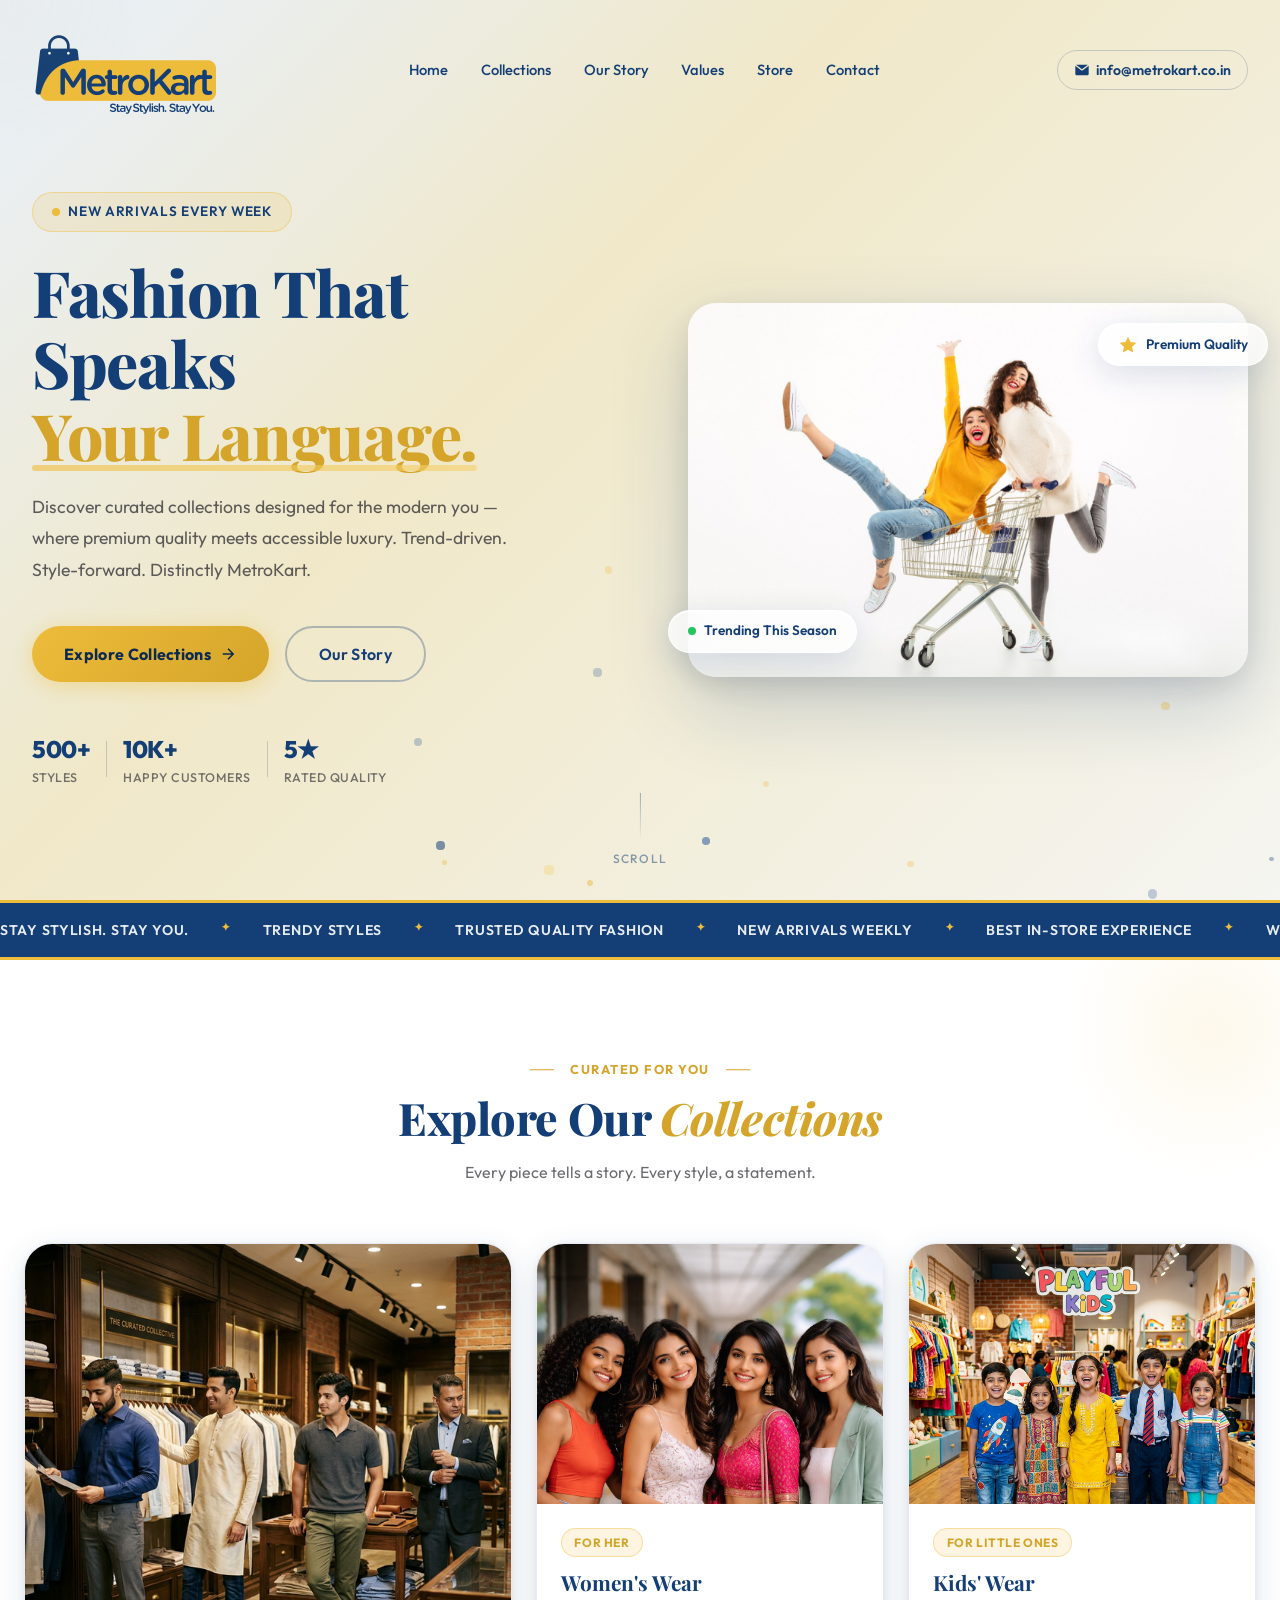
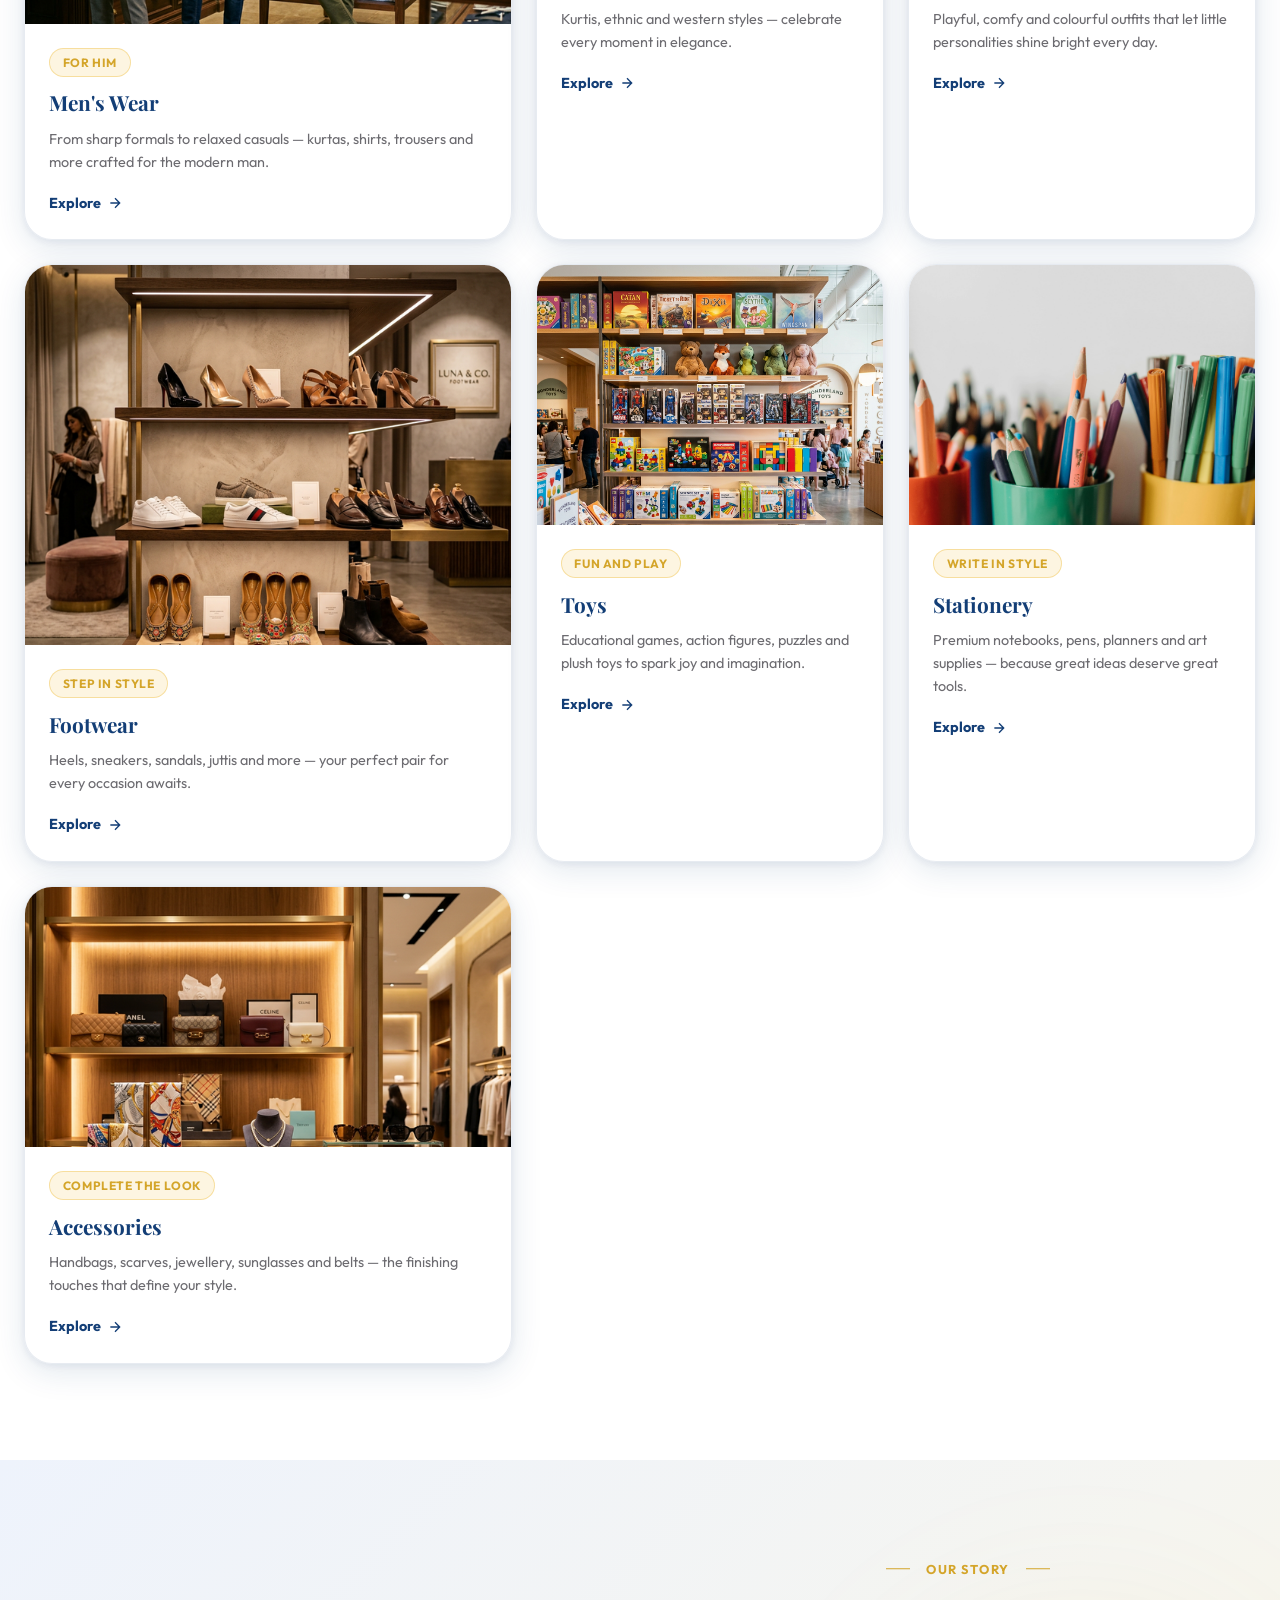
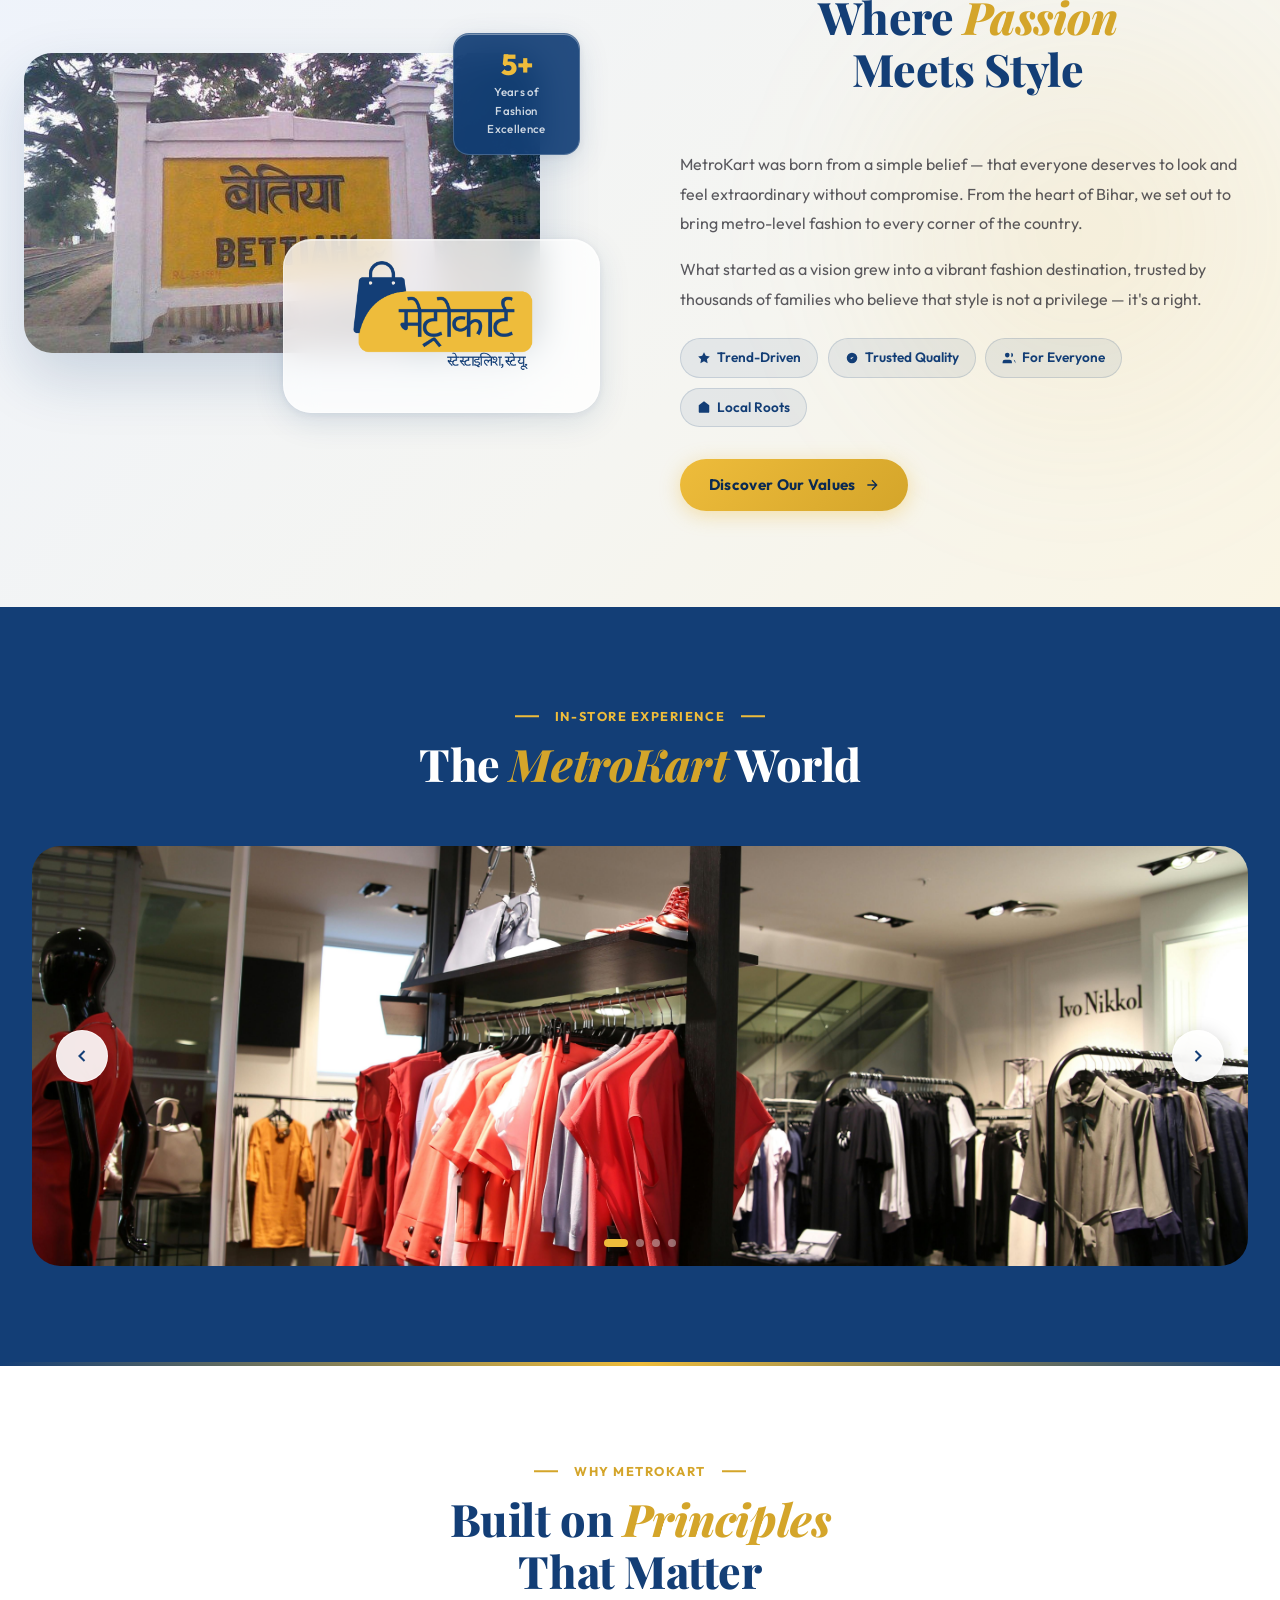
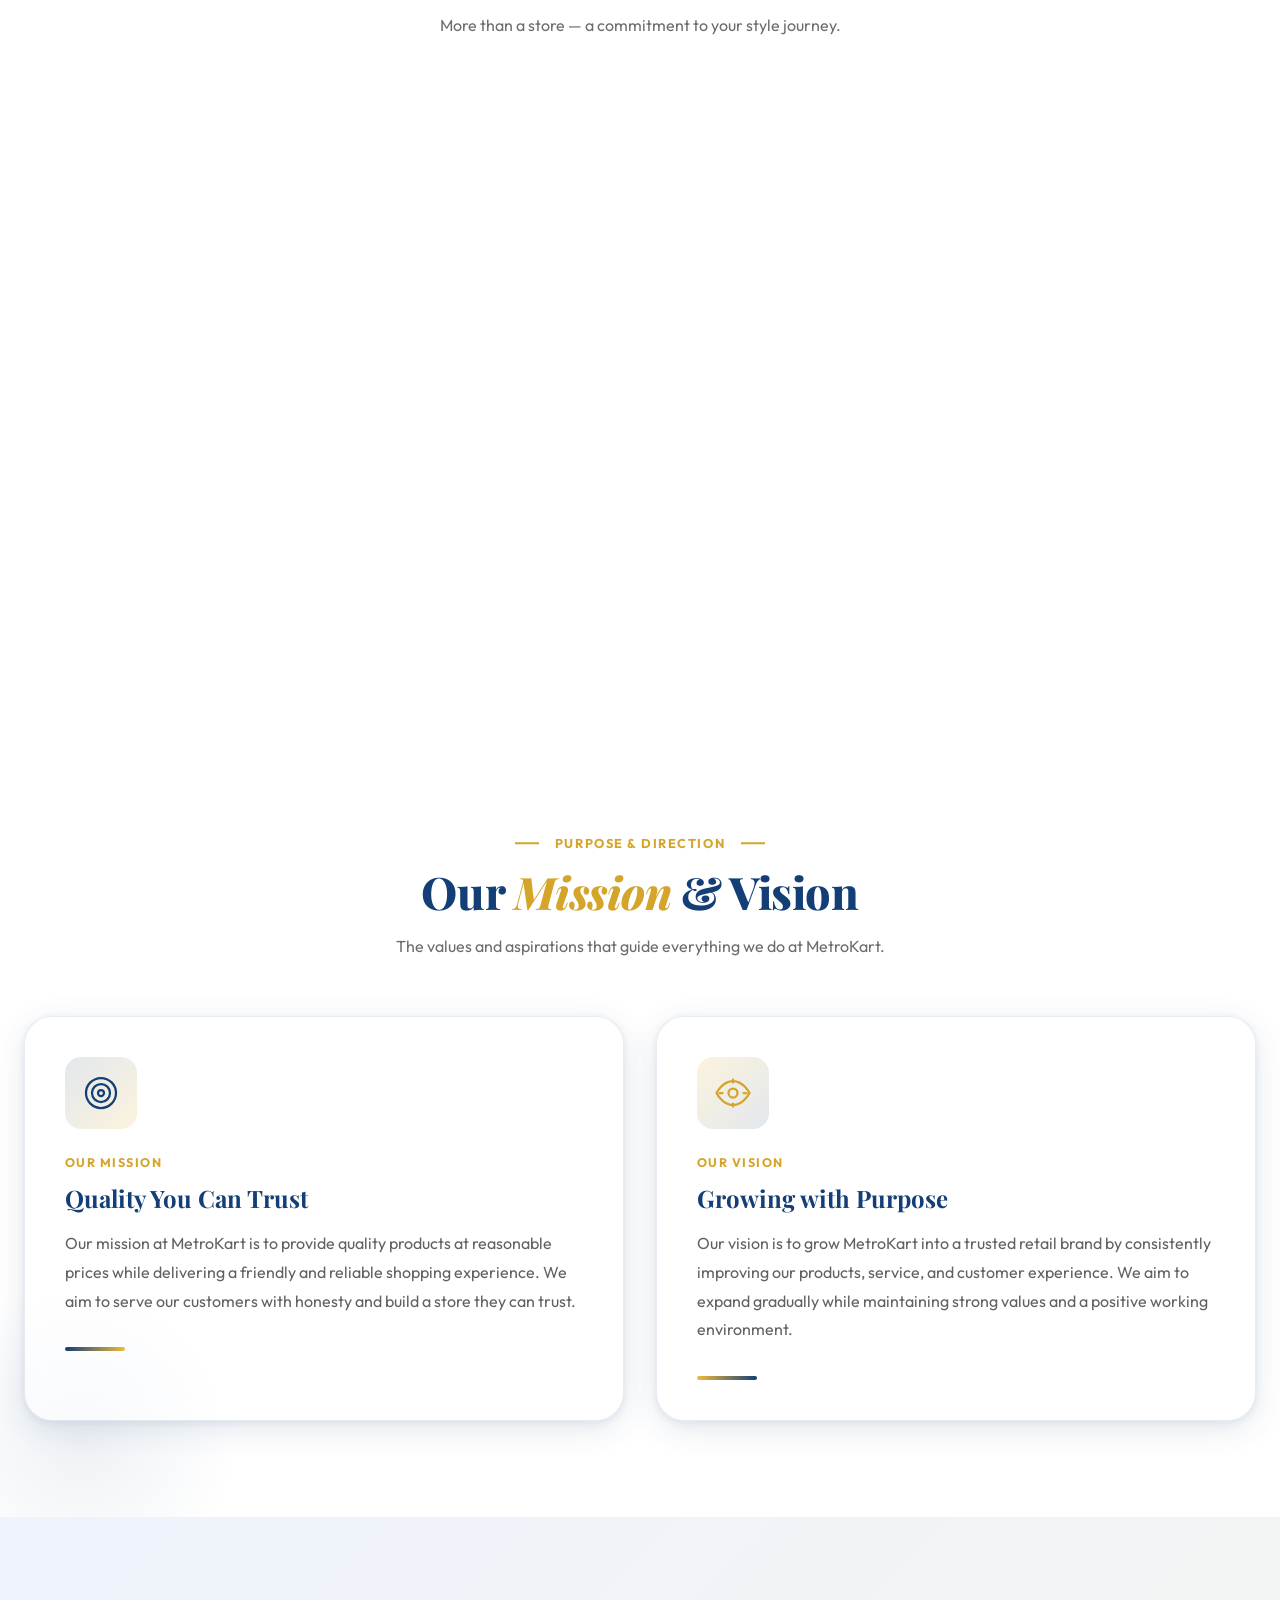
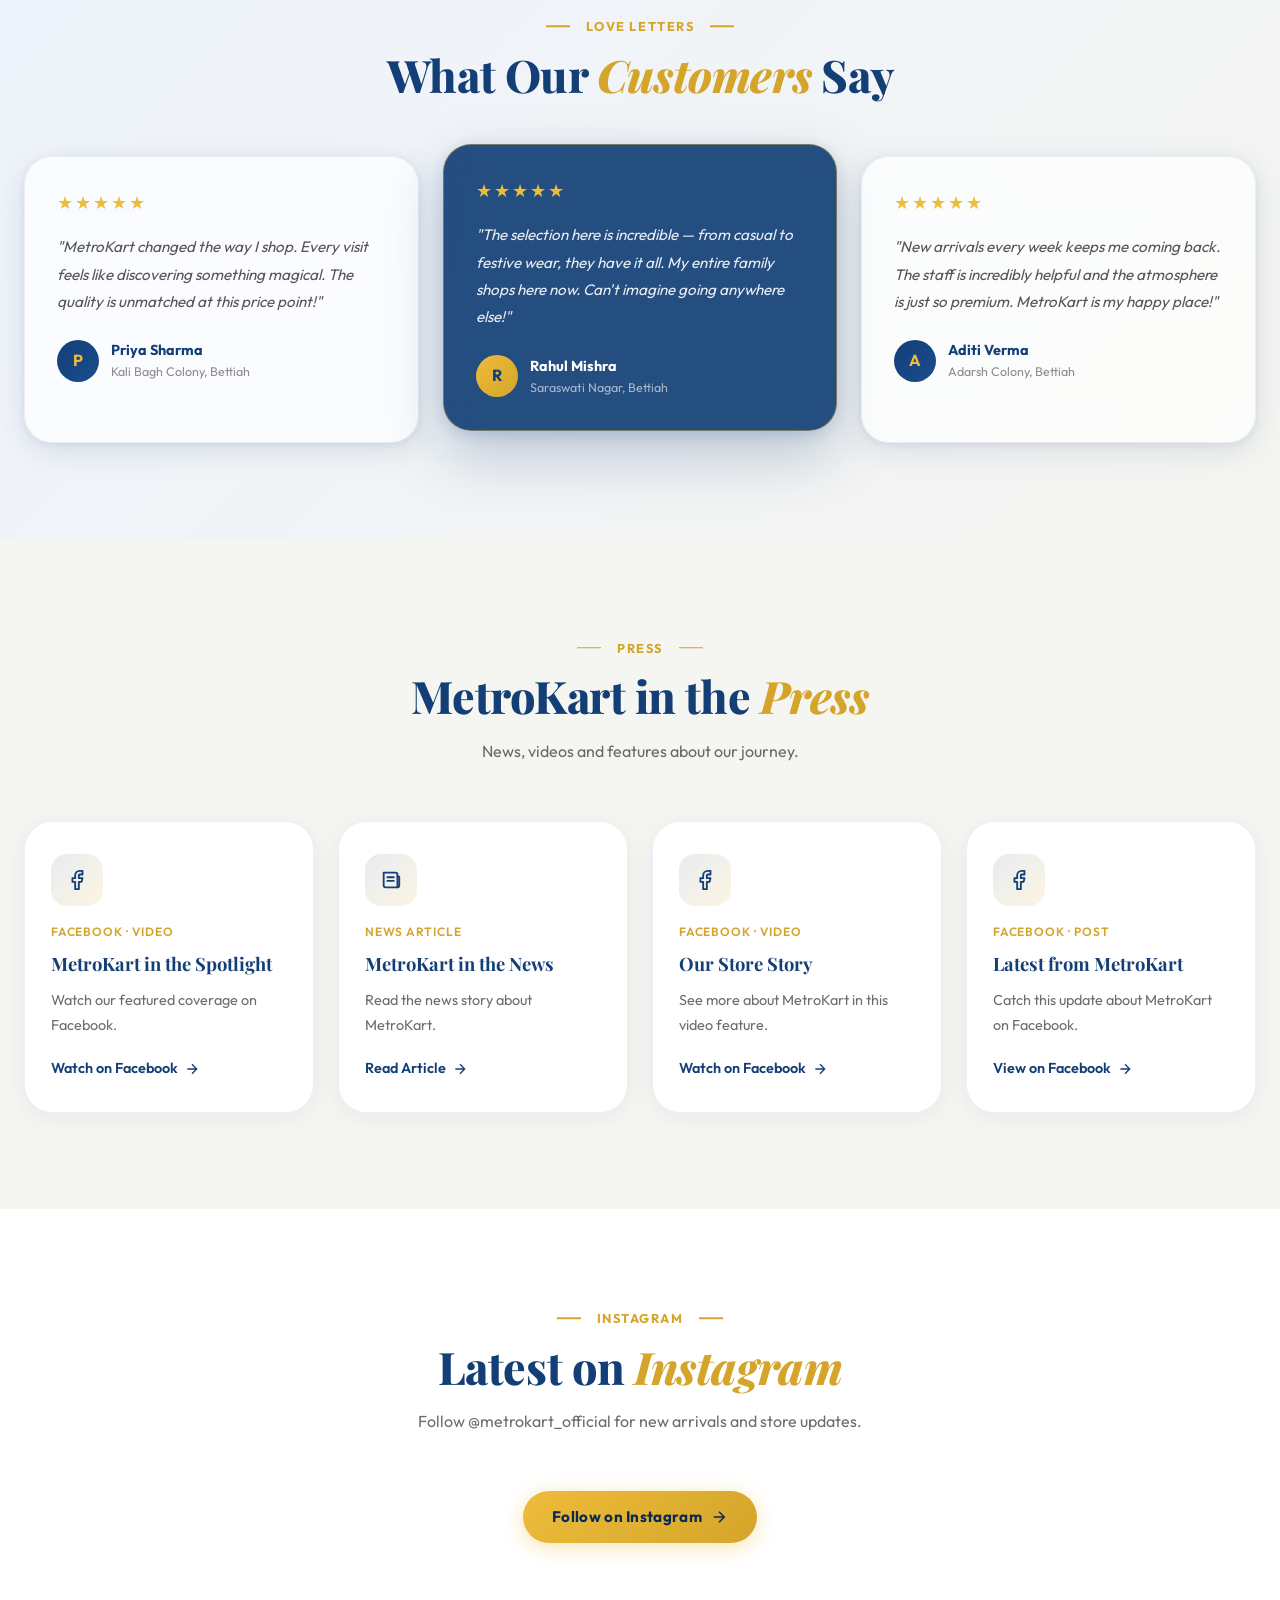
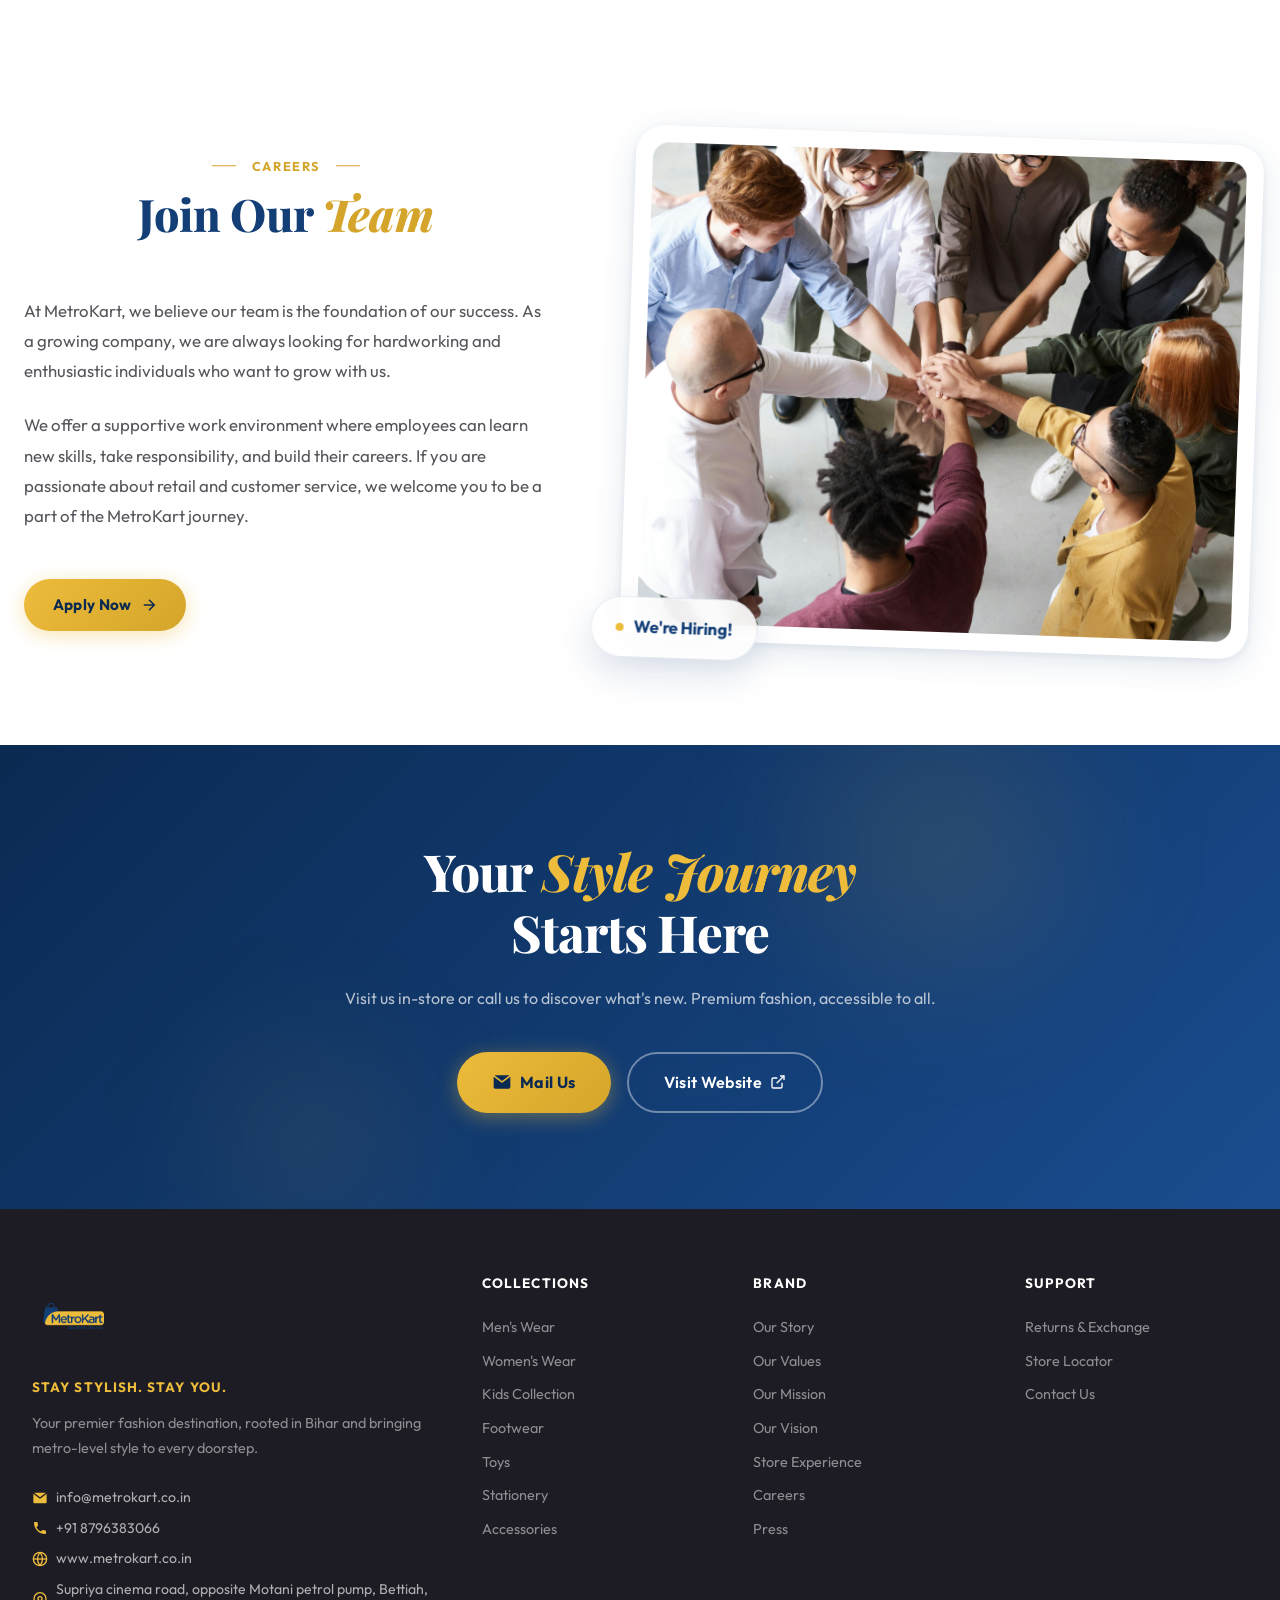
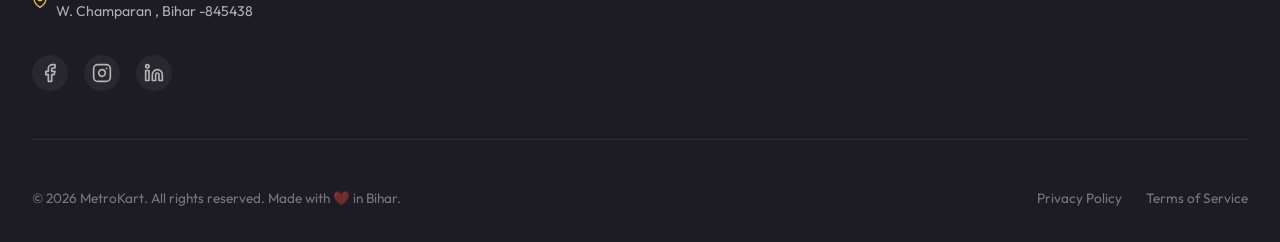
<file: index.html>
<!DOCTYPE html>
<html lang="en">

<head>
  <meta charset="UTF-8" />
  <meta name="viewport" content="width=device-width, initial-scale=1.0" />
  <title>MetroKart — Stay Stylish. Stay You.</title>
  <meta name="description"
    content="MetroKart is your premium fashion destination offering trend-driven styles, trusted quality, and new arrivals every week. Stay Stylish. Stay You." />
  <link rel="icon" type="image/png" href="assets/logo-main.png" />
  <link rel="preconnect" href="https://fonts.googleapis.com" />
  <link rel="preconnect" href="https://fonts.gstatic.com" crossorigin />
  <link
    href="https://fonts.googleapis.com/css2?family=Outfit:wght@300;400;500;600;700;800;900&family=Playfair+Display:ital,wght@0,700;0,800;1,700&display=swap"
    rel="stylesheet" />
  <link rel="stylesheet" href="style.css" />
</head>

<body>

  <!-- ════════════════════════════════════════
       NAVIGATION
  ════════════════════════════════════════ -->
  <nav class="navbar" id="navbar">
    <div class="nav-container">
      <a href="#" class="nav-logo">
        <img src="assets/logo-main.png" alt="MetroKart Logo" class="nav-logo-img" />
      </a>
      <ul class="nav-links" id="navLinks">
        <li class="nav-close-wrapper">
          <button class="nav-close" id="navClose" aria-label="Close Menu">
            <svg width="28" height="28" viewBox="0 0 24 24" fill="none" stroke="currentColor" stroke-width="2" stroke-linecap="round" stroke-linejoin="round">
              <line x1="18" y1="6" x2="6" y2="18"></line>
              <line x1="6" y1="6" x2="18" y2="18"></line>
            </svg>
          </button>
        </li>
        <li><a href="#hero">Home</a></li>
        <li><a href="#collections">Collections</a></li>
        <li><a href="#story">Our Story</a></li>
        <li><a href="#values">Values</a></li>
        <li><a href="#showcase">Store</a></li>
        <li><a href="#contact">Contact</a></li>
      </ul>
      <div class="nav-actions">
        <a href="mailto:info@metrokart.co.in" class="btn-nav-call">
          <svg width="16" height="16" viewBox="0 0 24 24" fill="currentColor">
            <!-- <svg class="w-6 h-6 text-gray-800 dark:text-white" aria-hidden="true" xmlns="http://www.w3.org/2000/svg" width="24" height="24" fill="currentColor" viewBox="0 0 24 24"> -->
            <path
              d="M2.038 5.61A2.01 2.01 0 0 0 2 6v12a2 2 0 0 0 2 2h16a2 2 0 0 0 2-2V6c0-.12-.01-.238-.03-.352l-.866.65-7.89 6.032a2 2 0 0 1-2.429 0L2.884 6.288l-.846-.677Z" />
            <path
              d="M20.677 4.117A1.996 1.996 0 0 0 20 4H4c-.225 0-.44.037-.642.105l.758.607L12 10.742 19.9 4.7l.777-.583Z" />
            <!-- </svg> -->

            <!-- <path
              d="M6.6 10.8c1.4 2.8 3.8 5.1 6.6 6.6l2.2-2.2c.3-.3.7-.4 1-.2 1.1.4 2.3.6 3.6.6.6 0 1 .4 1 1V20c0 .6-.4 1-1 1-9.4 0-17-7.6-17-17 0-.6.4-1 1-1h3.5c.6 0 1 .4 1 1 0 1.3.2 2.5.6 3.6.1.3 0 .7-.2 1L6.6 10.8z" /> -->
          </svg>
          info@metrokart.co.in
        </a>
        <!-- <button class="btn-primary"
          onclick="document.getElementById('contact').scrollIntoView({behavior:'smooth'})">Shop Now</button> -->
        <button class="hamburger" id="hamburger" aria-label="Menu">
          <span></span><span></span><span></span>
        </button>
      </div>
    </div>
  </nav>

  <!-- ════════════════════════════════════════
       HERO SECTION
  ════════════════════════════════════════ -->
  <section class="hero" id="hero">
    <div class="hero-bg-blobs">
      <div class="blob blob-1"></div>
      <div class="blob blob-2"></div>
      <div class="blob blob-3"></div>
    </div>

    <!-- Floating particles -->
    <div class="particles" id="particles"></div>

    <div class="hero-container">
      <div class="hero-content">
        <div class="hero-badge">
          <span class="badge-dot"></span>
          New Arrivals Every Week
        </div>
        <h1 class="hero-headline">
          Fashion That Speaks<br />
          <span class="hero-highlight">Your Language.</span>
        </h1>
        <p class="hero-subtext">
          Discover curated collections designed for the modern you — where premium quality meets accessible luxury.
          Trend-driven. Style-forward. Distinctly MetroKart.
        </p>
        <div class="hero-cta-group">
          <button class="btn-primary hero-btn"
            onclick="document.getElementById('collections').scrollIntoView({behavior:'smooth'})">
            Explore Collections
            <svg width="18" height="18" viewBox="0 0 24 24" fill="none" stroke="currentColor" stroke-width="2">
              <path d="M5 12h14M12 5l7 7-7 7" />
            </svg>
          </button>
          <button class="btn-ghost hero-btn"
            onclick="document.getElementById('story').scrollIntoView({behavior:'smooth'})">
            Our Story
          </button>
        </div>
        <div class="hero-stats">
          <div class="stat-item">
            <span class="stat-number">500+</span>
            <span class="stat-label">Styles</span>
          </div>
          <div class="stat-divider"></div>
          <div class="stat-item">
            <span class="stat-number">10K+</span>
            <span class="stat-label">Happy Customers</span>
          </div>
          <div class="stat-divider"></div>
          <div class="stat-item">
            <span class="stat-number">5★</span>
            <span class="stat-label">Rated Quality</span>
          </div>
        </div>
      </div>

      <div class="hero-visual">
        <div class="hero-image-frame">
          <div class="glass-pill pill-top">
            <svg width="20" height="20" viewBox="0 0 24 24" fill="#eebc3b">
              <path d="M12 2l3.09 6.26L22 9.27l-5 4.87 1.18 6.88L12 17.77l-6.18 3.25L7 14.14 2 9.27l6.91-1.01L12 2z" />
            </svg>
            <span>Premium Quality</span>
          </div>
          <img src="assets/banner-2.jpg" alt="MetroKart Fashion Banner" class="hero-main-image" />
          <div class="glass-pill pill-bottom">
            <span class="trending-dot"></span>
            <span>Trending This Season</span>
          </div>
        </div>
      </div>
    </div>

    <!-- Scroll indicator -->
    <div class="scroll-indicator">
      <div class="scroll-line"></div>
      <span>Scroll</span>
    </div>
  </section>

  <!-- ════════════════════════════════════════
       MARQUEE TICKER
  ════════════════════════════════════════ -->
  <div class="ticker-strip">
    <div class="ticker-track">
      <span>Stay Stylish. Stay You.</span>
      <span class="ticker-dot">✦</span>
      <span>Trendy Styles</span>
      <span class="ticker-dot">✦</span>
      <span>Trusted Quality Fashion</span>
      <span class="ticker-dot">✦</span>
      <span>New Arrivals Weekly</span>
      <span class="ticker-dot">✦</span>
      <span>Best In-Store Experience</span>
      <span class="ticker-dot">✦</span>
      <span>Wide Apparel Selection</span>
      <span class="ticker-dot">✦</span>
      <span>Stay Stylish. Stay You.</span>
      <span class="ticker-dot">✦</span>
      <span>Trendy Styles</span>
      <span class="ticker-dot">✦</span>
      <span>Trusted Quality Fashion</span>
      <span class="ticker-dot">✦</span>
      <span>New Arrivals Weekly</span>
      <span class="ticker-dot">✦</span>
      <span>Best In-Store Experience</span>
      <span class="ticker-dot">✦</span>
      <span>Wide Apparel Selection</span>
      <span class="ticker-dot">✦</span>
    </div>
  </div>

  <!-- ════════════════════════════════════════
       FEATURED COLLECTIONS
  ════════════════════════════════════════ -->
  <section class="collections" id="collections">
    <div class="section-container">
      <div class="section-header">
        <div class="section-label">Curated For You</div>
        <h2 class="section-title">Explore Our <em>Collections</em></h2>
        <p class="section-subtitle">Every piece tells a story. Every style, a statement.</p>
      </div>

      <div class="collections-grid">

        <!-- Men's Wear - Large Card -->
        <div class="collection-card collection-card--large glass-card" data-index="0" id="mens">
          <div class="card-image-wrap">
            <img src="assets/collection-mens.png" alt="Men's Wear Collection" class="card-img" />
            <div class="card-overlay"></div>
          </div>
          <div class="card-content">
            <span class="card-tag">For Him</span>
            <h3 class="card-title">Men's Wear</h3>
            <p class="card-desc">From sharp formals to relaxed casuals — kurtas, shirts, trousers and more crafted for
              the modern man.</p>
            <a href="#contact" class="card-cta">
              Explore
              <svg width="16" height="16" viewBox="0 0 24 24" fill="none" stroke="currentColor" stroke-width="2">
                <path d="M5 12h14M12 5l7 7-7 7" />
              </svg>
            </a>
          </div>
        </div>

        <!-- Women's Wear -->
        <div class="collection-card glass-card" data-index="1" id="womens">
          <div class="card-image-wrap">
            <img src="assets/collection-womens.png" alt="Women's Wear Collection" class="card-img" />
            <div class="card-overlay"></div>
          </div>
          <div class="card-content">
            <span class="card-tag">For Her</span>
            <h3 class="card-title">Women's Wear</h3>
            <p class="card-desc">Kurtis, ethnic and western styles — celebrate every moment in elegance.</p>
            <a href="#contact" class="card-cta">
              Explore
              <svg width="16" height="16" viewBox="0 0 24 24" fill="none" stroke="currentColor" stroke-width="2">
                <path d="M5 12h14M12 5l7 7-7 7" />
              </svg>
            </a>
          </div>
        </div>

        <!-- Kids' Wear -->
        <div class="collection-card glass-card" data-index="2" id="kids">
          <div class="card-image-wrap">
            <img src="assets/collection-kids.png" alt="Kids' Wear Collection" class="card-img" />
            <div class="card-overlay"></div>
          </div>
          <div class="card-content">
            <span class="card-tag">For Little Ones</span>
            <h3 class="card-title">Kids' Wear</h3>
            <p class="card-desc">Playful, comfy and colourful outfits that let little personalities shine bright every
              day.</p>
            <a href="#contact" class="card-cta">
              Explore
              <svg width="16" height="16" viewBox="0 0 24 24" fill="none" stroke="currentColor" stroke-width="2">
                <path d="M5 12h14M12 5l7 7-7 7" />
              </svg>
            </a>
          </div>
        </div>

        <!-- Footwear - Large Card -->
        <div class="collection-card collection-card--large glass-card" data-index="3" id="footwear">
          <div class="card-image-wrap">
            <img src="assets/collection-footwear.png" alt="Footwear Collection" class="card-img" />
            <div class="card-overlay"></div>
          </div>
          <div class="card-content">
            <span class="card-tag">Step in Style</span>
            <h3 class="card-title">Footwear</h3>
            <p class="card-desc">Heels, sneakers, sandals, juttis and more — your perfect pair for every occasion
              awaits.</p>
            <a href="#contact" class="card-cta">
              Explore
              <svg width="16" height="16" viewBox="0 0 24 24" fill="none" stroke="currentColor" stroke-width="2">
                <path d="M5 12h14M12 5l7 7-7 7" />
              </svg>
            </a>
          </div>
        </div>

        <!-- Toys -->
        <div class="collection-card glass-card" data-index="4" id="toys">
          <div class="card-image-wrap">
            <img src="assets/collection-toys.png" alt="Toys Collection" class="card-img" />
            <div class="card-overlay"></div>
          </div>
          <div class="card-content">
            <span class="card-tag">Fun and Play</span>
            <h3 class="card-title">Toys</h3>
            <p class="card-desc">Educational games, action figures, puzzles and plush toys to spark joy and imagination.
            </p>
            <a href="#contact" class="card-cta">
              Explore
              <svg width="16" height="16" viewBox="0 0 24 24" fill="none" stroke="currentColor" stroke-width="2">
                <path d="M5 12h14M12 5l7 7-7 7" />
              </svg>
            </a>
          </div>
        </div>

        <!-- Stationery -->
        <div class="collection-card glass-card" data-index="5" id="stationery">
          <div class="card-image-wrap">
            <img src="assets/stationary.jpg" alt="Stationery Collection" class="card-img" />
            <div class="card-overlay"></div>
          </div>
          <div class="card-content">
            <span class="card-tag">Write in Style</span>
            <h3 class="card-title">Stationery</h3>
            <p class="card-desc">Premium notebooks, pens, planners and art supplies — because great ideas deserve great
              tools.</p>
            <a href="#contact" class="card-cta">
              Explore
              <svg width="16" height="16" viewBox="0 0 24 24" fill="none" stroke="currentColor" stroke-width="2">
                <path d="M5 12h14M12 5l7 7-7 7" />
              </svg>
            </a>
          </div>
        </div>

        <!-- Accessories - Full Width -->
        <div class="collection-card glass-card" data-index="6" id="accessories">
          <div class="card-image-wrap">
            <img src="assets/collection-accessories.png" alt="Accessories Collection" class="card-img" />
            <div class="card-overlay"></div>
          </div>
          <div class="card-content">
            <span class="card-tag">Complete the Look</span>
            <h3 class="card-title">Accessories</h3>
            <p class="card-desc">Handbags, scarves, jewellery, sunglasses and belts — the finishing touches that define
              your style.</p>
            <a href="#contact" class="card-cta">
              Explore
              <svg width="16" height="16" viewBox="0 0 24 24" fill="none" stroke="currentColor" stroke-width="2">
                <path d="M5 12h14M12 5l7 7-7 7" />
              </svg>
            </a>
          </div>
        </div>

      </div>
    </div>
  </section>

  <!-- ════════════════════════════════════════
       BRAND STORY
  ════════════════════════════════════════ -->
  <section class="story-section" id="story">
    <div class="story-bg">
      <div class="story-blob"></div>
    </div>
    <div class="section-container">
      <div class="story-grid">
        <div class="story-visual">
          <div class="story-images-stack">
            <div class="story-img-main">
              <img src="assets/our_story1.jpg" alt="MetroKart Store Experience" />
            </div>
            <div class="story-img-secondary glass-card">
              <img src="assets/our_story2.jpg" alt="MetroKart Lifestyle" />
            </div>
            <div class="story-stat-bubble glass-card">
              <span class="bubble-number">5+</span>
              <span class="bubble-label">Years of Fashion Excellence</span>
            </div>
          </div>
        </div>

        <div class="story-text">
          <div class="section-header">
            <div class="section-label">Our Story</div>
            <h2 class="section-title">Where <em>Passion</em><br />Meets Style</h2>
          </div>
          <p class="story-para">
            MetroKart was born from a simple belief — that everyone deserves to look and feel extraordinary without
            compromise. From the heart of Bihar, we set out to bring metro-level fashion to every corner of the country.
          </p>
          <p class="story-para">
            What started as a vision grew into a vibrant fashion destination, trusted by thousands of families who
            believe that style is not a privilege — it's a right.
          </p>
          <div class="story-values-pills">
            <span class="story-pill">
              <svg width="14" height="14" viewBox="0 0 24 24" fill="currentColor">
                <path d="M12 2l3.09 6.26L22 9.27l-5 4.87L18.18 21 12 17.77 5.82 21 7 14.14 2 9.27l6.91-1.01z" />
              </svg>
              Trend-Driven
            </span>
            <span class="story-pill">
              <svg width="14" height="14" viewBox="0 0 24 24" fill="currentColor">
                <path d="M9 12l2 2 4-4m6 2a9 9 0 11-18 0 9 9 0 0118 0z" />
              </svg>
              Trusted Quality
            </span>
            <span class="story-pill">
              <svg width="14" height="14" viewBox="0 0 24 24" fill="currentColor">
                <path d="M17 21v-2a4 4 0 00-4-4H5a4 4 0 00-4 4v2" />
                <circle cx="9" cy="7" r="4" />
                <path d="M23 21v-2a4 4 0 00-3-3.87M16 3.13a4 4 0 010 7.75" />
              </svg>
              For Everyone
            </span>
            <span class="story-pill">
              <svg width="14" height="14" viewBox="0 0 24 24" fill="currentColor">
                <path d="M3 9l9-7 9 7v11a2 2 0 01-2 2H5a2 2 0 01-2-2z" />
              </svg>
              Local Roots
            </span>
          </div>
          <a href="#values" class="btn-primary" style="display:inline-flex;align-items:center;gap:8px;margin-top:2rem;">
            Discover Our Values
            <svg width="16" height="16" viewBox="0 0 24 24" fill="none" stroke="currentColor" stroke-width="2">
              <path d="M5 12h14M12 5l7 7-7 7" />
            </svg>
          </a>
        </div>
      </div>
    </div>
  </section>

  <!-- ════════════════════════════════════════
       BANNER SHOWCASE CAROUSEL
  ════════════════════════════════════════ -->
  <section class="showcase-section" id="showcase">
    <div class="section-container">
      <div class="section-header">
        <div class="section-label">In-Store Experience</div>
        <h2 class="section-title">The <em>MetroKart</em> World</h2>
      </div>

      <div class="showcase-carousel" id="showcaseCarousel">
        <div class="carousel-track" id="carouselTrack">
          <div class="carousel-slide">
            <img src="assets/instore1.jpg" alt="Store Banner 1" />
          </div>
          <div class="carousel-slide">
            <img src="assets/instore2.jpg" alt="Store Banner 2" />
          </div>
          <div class="carousel-slide">
            <img src="assets/instore3.jpg" alt="Store Banner 3" />
          </div>
          <div class="carousel-slide">
            <img src="assets/instore4.jpg" alt="Store Banner 4" />
          </div>
          <!-- <div class="carousel-slide">
            <img src="assets/Store elevation/5.png" alt="Store Banner 5" />
          </div>
          <div class="carousel-slide">
            <img src="assets/Store elevation/6.png" alt="Store Banner 6" />
          </div>
          <div class="carousel-slide">
            <img src="assets/Store elevation/7.png" alt="Store Banner 7" />
          </div>
          <div class="carousel-slide">
            <img src="assets/Store elevation/8.png" alt="Store Banner 8" />
          </div>
          <div class="carousel-slide">
            <img src="assets/Store elevation/9.png" alt="Store Banner 9" /> -->
          <!-- </div> -->
        </div>
        <button class="carousel-btn carousel-btn--prev" id="prevBtn" aria-label="Previous">
          <svg width="20" height="20" viewBox="0 0 24 24" fill="none" stroke="currentColor" stroke-width="2.5">
            <path d="M15 18l-6-6 6-6" />
          </svg>
        </button>
        <button class="carousel-btn carousel-btn--next" id="nextBtn" aria-label="Next">
          <svg width="20" height="20" viewBox="0 0 24 24" fill="none" stroke="currentColor" stroke-width="2.5">
            <path d="M9 18l6-6-6-6" />
          </svg>
        </button>
        <div class="carousel-dots" id="carouselDots"></div>
      </div>
    </div>
  </section>

  <!-- ════════════════════════════════════════
       BRAND VALUES
  ════════════════════════════════════════ -->
  <section class="values-section" id="values">
    <div class="section-container">
      <div class="section-header">
        <div class="section-label">Why MetroKart</div>
        <h2 class="section-title">Built on <em>Principles</em><br />That Matter</h2>
        <p class="section-subtitle">More than a store — a commitment to your style journey.</p>
      </div>

      <div class="values-grid">
        <div class="value-card glass-card" data-index="0">
          <div class="value-icon">
            <svg width="32" height="32" viewBox="0 0 24 24" fill="none" stroke="currentColor" stroke-width="1.5">
              <path d="M12 2l3.09 6.26L22 9.27l-5 4.87 1.18 6.88L12 17.77l-6.18 3.25L7 14.14 2 9.27l6.91-1.01z" />
            </svg>
          </div>
          <h3>Premium Quality</h3>
          <p>Every garment is carefully sourced and inspected to ensure it meets our high standards of quality, comfort,
            and style longevity.</p>
        </div>

        <div class="value-card glass-card" data-index="1">
          <div class="value-icon">
            <svg width="32" height="32" viewBox="0 0 24 24" fill="none" stroke="currentColor" stroke-width="1.5">
              <circle cx="12" cy="12" r="10" />
              <path d="M12 6v6l4 2" />
            </svg>
          </div>
          <h3>New Arrivals Weekly</h3>
          <p>Our buyers travel the world's fashion capitals to bring you fresh, on-trend styles every single week — so
            you're always ahead.</p>
        </div>

        <div class="value-card glass-card" data-index="2">
          <div class="value-icon">
            <svg width="32" height="32" viewBox="0 0 24 24" fill="none" stroke="currentColor" stroke-width="1.5">
              <path d="M17 21v-2a4 4 0 00-4-4H5a4 4 0 00-4 4v2" />
              <circle cx="9" cy="7" r="4" />
              <path d="M23 21v-2a4 4 0 00-3-3.87M16 3.13a4 4 0 010 7.75" />
            </svg>
          </div>
          <h3>For Every Body</h3>
          <p>Fashion is for everyone. Our inclusive range celebrates all shapes, sizes, ages, and styles — because your
            uniqueness is your strength.</p>
        </div>

        <div class="value-card glass-card" data-index="3">
          <div class="value-icon">
            <svg width="32" height="32" viewBox="0 0 24 24" fill="none" stroke="currentColor" stroke-width="1.5">
              <path d="M3 9l9-7 9 7v11a2 2 0 01-2 2H5a2 2 0 01-2-2z" />
              <polyline points="9 22 9 12 15 12 15 22" />
            </svg>
          </div>
          <h3>Best In-Store Experience</h3>
          <p>Step into a world designed for you. Our stores offer a curated ambiance where every visit is a premium
            shopping experience.</p>
        </div>

        <div class="value-card glass-card" data-index="4">
          <div class="value-icon">
            <svg width="32" height="32" viewBox="0 0 24 24" fill="none" stroke="currentColor" stroke-width="1.5">
              <path
                d="M20.84 4.61a5.5 5.5 0 00-7.78 0L12 5.67l-1.06-1.06a5.5 5.5 0 00-7.78 7.78l1.06 1.06L12 21.23l7.78-7.78 1.06-1.06a5.5 5.5 0 000-7.78z" />
            </svg>
          </div>
          <h3>Community First</h3>
          <p>Rooted in Bihar, we are proud to serve our community. Every purchase supports local livelihoods and dreams
            beyond fashion.</p>
        </div>

        <div class="value-card glass-card" data-index="5">
          <div class="value-icon">
            <svg width="32" height="32" viewBox="0 0 24 24" fill="none" stroke="currentColor" stroke-width="1.5">
              <polyline points="22 12 18 12 15 21 9 3 6 12 2 12" />
            </svg>
          </div>
          <h3>Trend Intelligence</h3>
          <p>Our style experts decode global runways and translate them into everyday fashion moments you can actually
            wear — and love.</p>
        </div>
      </div>
    </div>
  </section>

  <!-- ════════════════════════════════════════
       MISSION & VISION
  ════════════════════════════════════════ -->
  <section class="mission-vision-section" id="mission">
    <div class="section-container">
      <div class="section-header">
        <div class="section-label">Purpose &amp; Direction</div>
        <h2 class="section-title">Our <em>Mission</em> &amp; Vision</h2>
        <p class="section-subtitle">The values and aspirations that guide everything we do at MetroKart.</p>
      </div>

      <div class="mv-grid">

        <!-- Mission -->
        <div class="mv-card glass-card">
          <div class="mv-icon-wrap mv-icon--mission">
            <svg width="36" height="36" viewBox="0 0 24 24" fill="none" stroke="currentColor" stroke-width="1.5">
              <circle cx="12" cy="12" r="10" />
              <circle cx="12" cy="12" r="6" />
              <circle cx="12" cy="12" r="2" />
            </svg>
          </div>
          <div class="mv-label">Our Mission</div>
          <h3 class="mv-title">Quality You Can Trust</h3>
          <p class="mv-text">
            Our mission at MetroKart is to provide quality products at reasonable prices while delivering a friendly
            and reliable shopping experience. We aim to serve our customers with honesty and build a store they
            can trust.
          </p>
          <div class="mv-accent-bar mv-accent-bar--mission"></div>
        </div>

        <!-- Vision -->
        <div class="mv-card glass-card" id="vision">
          <div class="mv-icon-wrap mv-icon--vision">
            <svg width="36" height="36" viewBox="0 0 24 24" fill="none" stroke="currentColor" stroke-width="1.5">
              <path d="M1 12s4-8 11-8 11 8 11 8-4 8-11 8-11-8-11-8z" />
              <circle cx="12" cy="12" r="3" />
              <path d="M12 5V3M12 21v-2M5 12H3M21 12h-2" stroke-linecap="round" />
            </svg>
          </div>
          <div class="mv-label">Our Vision</div>
          <h3 class="mv-title">Growing with Purpose</h3>
          <p class="mv-text">
            Our vision is to grow MetroKart into a trusted retail brand by consistently improving our products,
            service, and customer experience. We aim to expand gradually while maintaining strong values and a
            positive working environment.
          </p>
          <div class="mv-accent-bar mv-accent-bar--vision"></div>
        </div>

      </div>
    </div>
  </section>

  <!-- ════════════════════════════════════════
       TESTIMONIALS
  ════════════════════════════════════════ -->
  <section class="testimonials-section">
    <div class="section-container">
      <div class="section-header">
        <div class="section-label">Love Letters</div>
        <h2 class="section-title">What Our <em>Customers</em> Say</h2>
      </div>

      <div class="testimonials-grid">
        <div class="testimonial-card glass-card">
          <div class="stars">★★★★★</div>
          <p class="testimonial-text">"MetroKart changed the way I shop. Every visit feels like discovering something
            magical. The quality is unmatched at this price point!"</p>
          <div class="testimonial-author">
            <div class="author-avatar">P</div>
            <div>
              <div class="author-name">Priya Sharma</div>
              <div class="author-loc">Kali Bagh Colony, Bettiah</div>
            </div>
          </div>
        </div>

        <div class="testimonial-card glass-card testimonial-featured">
          <div class="stars">★★★★★</div>
          <p class="testimonial-text">"The selection here is incredible — from casual to festive wear, they have it
            all.
            My entire family shops here now. Can't imagine going anywhere else!"</p>
          <div class="testimonial-author">
            <div class="author-avatar">R</div>
            <div>
              <div class="author-name">Rahul Mishra</div>
              <div class="author-loc">Saraswati Nagar, Bettiah</div>
            </div>
          </div>
        </div>

        <div class="testimonial-card glass-card">
          <div class="stars">★★★★★</div>
          <p class="testimonial-text">"New arrivals every week keeps me coming back. The staff is incredibly helpful
            and
            the atmosphere is just so premium. MetroKart is my happy place!"</p>
          <div class="testimonial-author">
            <div class="author-avatar">A</div>
            <div>
              <div class="author-name">Aditi Verma</div>
              <div class="author-loc">Adarsh Colony, Bettiah</div>
            </div>
          </div>
        </div>
      </div>
    </div>
  </section>

  <!-- ════════════════════════════════════════
       PRESS
  ════════════════════════════════════════ -->
  <section class="press-section" id="press">
    <div class="section-container">
      <div class="section-header">
        <div class="section-label">Press</div>
        <h2 class="section-title">MetroKart in the <em>Press</em></h2>
        <p class="section-subtitle">News, videos and features about our journey.</p>
      </div>
      <div class="press-grid">
        <a href="https://www.facebook.com/share/r/1EErkpLwB2/" target="_blank" rel="noopener" class="press-card glass-card">
          <div class="press-icon"><svg width="22" height="22" viewBox="0 0 24 24" fill="none" stroke="currentColor" stroke-width="2" stroke-linecap="round" stroke-linejoin="round"><path d="M18 2h-3a5 5 0 0 0-5 5v3H7v4h3v8h4v-8h3l1-4h-4V7a1 1 0 0 1 1-1h3z"></path></svg></div>
          <span class="press-tag">Facebook · Video</span>
          <h3>MetroKart in the Spotlight</h3>
          <p>Watch our featured coverage on Facebook.</p>
          <span class="press-link">Watch on Facebook
            <svg width="16" height="16" viewBox="0 0 24 24" fill="none" stroke="currentColor" stroke-width="2"><path d="M5 12h14M12 5l7 7-7 7" /></svg>
          </span>
        </a>
        <a href="https://indiakhabarlive24.blogspot.com/2026/09/blog-post_531.html" target="_blank" rel="noopener" class="press-card glass-card">
          <div class="press-icon"><svg width="22" height="22" viewBox="0 0 24 24" fill="none" stroke="currentColor" stroke-width="2" stroke-linecap="round" stroke-linejoin="round"><path d="M4 4h13a2 2 0 0 1 2 2v14H6a2 2 0 0 1-2-2V4z"/><path d="M19 8h1a1 1 0 0 1 1 1v9a2 2 0 0 1-2 2"/><line x1="8" y1="9" x2="15" y2="9"/><line x1="8" y1="13" x2="15" y2="13"/></svg></div>
          <span class="press-tag">News Article</span>
          <h3>MetroKart in the News</h3>
          <p>Read the news story about MetroKart.</p>
          <span class="press-link">Read Article
            <svg width="16" height="16" viewBox="0 0 24 24" fill="none" stroke="currentColor" stroke-width="2"><path d="M5 12h14M12 5l7 7-7 7" /></svg>
          </span>
        </a>
        <a href="https://www.facebook.com/share/v/1EbFcz8hQL/" target="_blank" rel="noopener" class="press-card glass-card">
          <div class="press-icon"><svg width="22" height="22" viewBox="0 0 24 24" fill="none" stroke="currentColor" stroke-width="2" stroke-linecap="round" stroke-linejoin="round"><path d="M18 2h-3a5 5 0 0 0-5 5v3H7v4h3v8h4v-8h3l1-4h-4V7a1 1 0 0 1 1-1h3z"></path></svg></div>
          <span class="press-tag">Facebook · Video</span>
          <h3>Our Store Story</h3>
          <p>See more about MetroKart in this video feature.</p>
          <span class="press-link">Watch on Facebook
            <svg width="16" height="16" viewBox="0 0 24 24" fill="none" stroke="currentColor" stroke-width="2"><path d="M5 12h14M12 5l7 7-7 7" /></svg>
          </span>
        </a>
        <a href="https://www.facebook.com/share/1BvYaeVzGf/" target="_blank" rel="noopener" class="press-card glass-card">
          <div class="press-icon"><svg width="22" height="22" viewBox="0 0 24 24" fill="none" stroke="currentColor" stroke-width="2" stroke-linecap="round" stroke-linejoin="round"><path d="M18 2h-3a5 5 0 0 0-5 5v3H7v4h3v8h4v-8h3l1-4h-4V7a1 1 0 0 1 1-1h3z"></path></svg></div>
          <span class="press-tag">Facebook · Post</span>
          <h3>Latest from MetroKart</h3>
          <p>Catch this update about MetroKart on Facebook.</p>
          <span class="press-link">View on Facebook
            <svg width="16" height="16" viewBox="0 0 24 24" fill="none" stroke="currentColor" stroke-width="2"><path d="M5 12h14M12 5l7 7-7 7" /></svg>
          </span>
        </a>
      </div>
    </div>
  </section>

  <!-- ════════════════════════════════════════
       INSTAGRAM FEED
  ════════════════════════════════════════ -->
  <section class="instagram-section" id="instagram">
    <div class="section-container">
      <div class="section-header">
        <div class="section-label">Instagram</div>
        <h2 class="section-title">Latest on <em>Instagram</em></h2>
        <p class="section-subtitle">Follow @metrokart_official for new arrivals and store updates.</p>
      </div>
      <div class="instagram-feed">
        <div data-behold-id="kDP01yLcrGVsiEAxTGtd"></div>
        <script>
          (function() {
            if(window.__bhldScript)return;window.__bhldScript=true;
            const d=document,s=d.createElement("script");s.type="module";
            s.src="https://w.behold.so/widget.js";setTimeout(()=>{d.head.append(s);},0);
          })();
        </script>
      </div>
      <div class="instagram-cta">
        <a href="https://www.instagram.com/metrokart_official/" target="_blank" rel="noopener" class="btn-primary">
          Follow on Instagram
          <svg width="18" height="18" viewBox="0 0 24 24" fill="none" stroke="currentColor" stroke-width="2">
            <path d="M5 12h14M12 5l7 7-7 7" />
          </svg>
        </a>
      </div>
    </div>
  </section>

  <!-- ════════════════════════════════════════
       CAREERS
  ════════════════════════════════════════ -->
  <section class="careers-section" id="careers">
    <div class="section-container">
      <div class="careers-grid">
        <div class="careers-content">
          <div class="section-header">
            <div class="section-label">Careers</div>
            <h2 class="section-title">Join Our <em>Team</em></h2>
          </div>
          <p class="careers-text">
            At MetroKart, we believe our team is the foundation of our success. As a growing company, we are always
            looking for hardworking and enthusiastic individuals who want to grow with us.
          </p>
          <p class="careers-text">
            We offer a supportive work environment where employees can learn new skills, take responsibility, and build
            their careers. If you are passionate about retail and customer service, we welcome you to be a part of the
            MetroKart journey.
          </p>
          <a href="mailto:hr@metrokart.co.in" class="btn-primary" style="margin-top: 1.5rem;">
            Apply Now
            <svg width="18" height="18" viewBox="0 0 24 24" fill="none" stroke="currentColor" stroke-width="2">
              <path d="M5 12h14M12 5l7 7-7 7" />
            </svg>
          </a>
        </div>

        <div class="careers-visual">
          <div class="careers-image-frame glass-card">
            <img src="assets/join_us.jpg" alt="MetroKart Team Environment" class="careers-img" />
            <div class="careers-badge">
              <span class="badge-dot"></span>
              We're Hiring!
            </div>
          </div>
        </div>
      </div>
    </div>
  </section>

  <!-- ════════════════════════════════════════
       CTA BANNER
  ════════════════════════════════════════ -->
  <section class="cta-section">
    <div class="cta-inner">
      <div class="cta-blob cta-blob-1"></div>
      <div class="cta-blob cta-blob-2"></div>
      <div class="cta-content">
        <h2 class="cta-headline">Your <em>Style Journey</em><br />Starts Here</h2>
        <p class="cta-subtext">Visit us in-store or call us to discover what's new. Premium fashion, accessible to all.
        </p>
        <div class="cta-actions">
          <a href="mailto:info@metrokart.co.in" class="btn-primary cta-btn">
            <svg width="20" height="20" viewBox="0 0 24 24" fill="currentColor">
              <path
                d="M2.038 5.61A2.01 2.01 0 0 0 2 6v12a2 2 0 0 0 2 2h16a2 2 0 0 0 2-2V6c0-.12-.01-.238-.03-.352l-.866.65-7.89 6.032a2 2 0 0 1-2.429 0L2.884 6.288l-.846-.677Z" />
              <path
                d="M20.677 4.117A1.996 1.996 0 0 0 20 4H4c-.225 0-.44.037-.642.105l.758.607L12 10.742 19.9 4.7l.777-.583Z" />

              <!-- <path
                d="M6.6 10.8c1.4 2.8 3.8 5.1 6.6 6.6l2.2-2.2c.3-.3.7-.4 1-.2 1.1.4 2.3.6 3.6.6.6 0 1 .4 1 1V20c0 .6-.4 1-1 1-9.4 0-17-7.6-17-17 0-.6.4-1 1-1h3.5c.6 0 1 .4 1 1 0 1.3.2 2.5.6 3.6.1.3 0 .7-.2 1L6.6 10.8z" /> -->
            </svg>
            Mail Us
          </a>
          <a href="https://www.metrokart.co.in" target="_blank" rel="noopener" class="btn-ghost cta-btn">
            Visit Website
            <svg width="16" height="16" viewBox="0 0 24 24" fill="none" stroke="currentColor" stroke-width="2">
              <path d="M18 13v6a2 2 0 01-2 2H5a2 2 0 01-2-2V8a2 2 0 012-2h6" />
              <polyline points="15 3 21 3 21 9" />
              <line x1="10" y1="14" x2="21" y2="3" />
            </svg>
          </a>
        </div>
      </div>
    </div>
  </section>

  <!-- ════════════════════════════════════════
       CONTACT / FOOTER
  ════════════════════════════════════════ -->
  <footer class="footer" id="contact">
    <div class="footer-container">
      <div class="footer-main">
        <div class="footer-brand">
          <img src="assets/logo-main.png" alt="MetroKart" class="footer-logo" />
          <p class="footer-tagline">Stay Stylish. Stay You.</p>
          <p class="footer-desc">Your premier fashion destination, rooted in Bihar and bringing metro-level style to
            every doorstep.</p>
          <div class="footer-contact-info">
            <a href="mailto:info@metrokart.co.in" class="footer-contact-item">
              <svg width="16" height="16" viewBox="0 0 24 24" fill="currentColor">
                <path
                  d="M2.038 5.61A2.01 2.01 0 0 0 2 6v12a2 2 0 0 0 2 2h16a2 2 0 0 0 2-2V6c0-.12-.01-.238-.03-.352l-.866.65-7.89 6.032a2 2 0 0 1-2.429 0L2.884 6.288l-.846-.677Z" />
                <path
                  d="M20.677 4.117A1.996 1.996 0 0 0 20 4H4c-.225 0-.44.037-.642.105l.758.607L12 10.742 19.9 4.7l.777-.583Z" />

                <!-- <path
                  d="M6.6 10.8c1.4 2.8 3.8 5.1 6.6 6.6l2.2-2.2c.3-.3.7-.4 1-.2 1.1.4 2.3.6 3.6.6.6 0 1 .4 1 1V20c0 .6-.4 1-1 1-9.4 0-17-7.6-17-17 0-.6.4-1 1-1h3.5c.6 0 1 .4 1 1 0 1.3.2 2.5.6 3.6.1.3 0 .7-.2 1L6.6 10.8z" /> -->
              </svg>
              info@metrokart.co.in
            </a>
            <a href="tel:+918796383066" class="footer-contact-item">
              <svg width="16" height="16" viewBox="0 0 24 24" fill="currentColor">
                <path d="M6.6 10.8c1.4 2.8 3.8 5.1 6.6 6.6l2.2-2.2c.3-.3.7-.4 1-.2 1.1.4 2.3.6 3.6.6.6 0 1 .4 1 1V20c0 .6-.4 1-1 1-9.4 0-17-7.6-17-17 0-.6.4-1 1-1h3.5c.6 0 1 .4 1 1 0 1.3.2 2.5.6 3.6.1.3 0 .7-.2 1L6.6 10.8z" />
              </svg>
              +91 8796383066
            </a>
            <a href="https://www.metrokart.co.in" target="_blank" rel="noopener" class="footer-contact-item">
              <svg width="16" height="16" viewBox="0 0 24 24" fill="none" stroke="currentColor" stroke-width="2">
                <circle cx="12" cy="12" r="10" />
                <line x1="2" y1="12" x2="22" y2="12" />
                <path d="M12 2a15.3 15.3 0 010 20M12 2a15.3 15.3 0 000 20" />
              </svg>
              www.metrokart.co.in
            </a>
            <div class="footer-contact-item">
              <svg width="16" height="16" viewBox="0 0 24 24" fill="none" stroke="currentColor" stroke-width="2">
                <path d="M21 10c0 7-9 13-9 13s-9-6-9-13a9 9 0 0118 0z" />
                <circle cx="12" cy="10" r="3" />
              </svg>
              Supriya cinema road, opposite Motani petrol pump, Bettiah, W. Champaran , Bihar -845438
            </div>
          </div>

          <div class="footer-social">
            <a href="https://www.facebook.com/profile.php?id=61587187597556" aria-label="Facebook">
              <svg width="20" height="20" viewBox="0 0 24 24" fill="none" stroke="currentColor" stroke-width="2"
                stroke-linecap="round" stroke-linejoin="round">
                <path d="M18 2h-3a5 5 0 0 0-5 5v3H7v4h3v8h4v-8h3l1-4h-4V7a1 1 0 0 1 1-1h3z"></path>
              </svg>
            </a>
            <a href="https://www.instagram.com/metrokart_official" aria-label="Instagram">
              <svg width="20" height="20" viewBox="0 0 24 24" fill="none" stroke="currentColor" stroke-width="2"
                stroke-linecap="round" stroke-linejoin="round">
                <rect x="2" y="2" width="20" height="20" rx="5" ry="5"></rect>
                <path d="M16 11.37A4 4 0 1 1 12.63 8 4 4 0 0 1 16 11.37z"></path>
                <line x1="17.5" y1="6.5" x2="17.51" y2="6.5"></line>
              </svg>
            </a>
            <a href="https://www.linkedin.com/company/metrokartofficial/" aria-label="LinkedIn">
              <svg width="20" height="20" viewBox="0 0 24 24" fill="none" stroke="currentColor" stroke-width="2"
                stroke-linecap="round" stroke-linejoin="round">
                <path d="M16 8a6 6 0 0 1 6 6v7h-4v-7a2 2 0 0 0-2-2 2 2 0 0 0-2 2v7h-4v-7a6 6 0 0 1 6-6z"></path>
                <rect x="2" y="9" width="4" height="12"></rect>
                <circle cx="4" cy="4" r="2"></circle>
              </svg>
            </a>
          </div>
        </div>

        <div class="footer-links-group">
          <h4>Collections</h4>
          <ul>
            <li><a href="#mens">Men's Wear</a></li>
            <li><a href="#womens">Women's Wear</a></li>
            <li><a href="#kids">Kids Collection</a></li>
            <li><a href="#footwear">Footwear</a></li>
            <li><a href="#toys">Toys</a></li>
            <li><a href="#stationery">Stationery</a></li>
            <li><a href="#accessories">Accessories</a></li>
          </ul>
        </div>

        <div class="footer-links-group">
          <h4>Brand</h4>
          <ul>
            <li><a href="#story">Our Story</a></li>
            <li><a href="#values">Our Values</a></li>
            <li><a href="#mission">Our Mission</a></li>
            <li><a href="#vision">Our Vision</a></li>
            <li><a href="#showcase">Store Experience</a></li>
            <li><a href="#careers">Careers</a></li>
            <li><a href="#press">Press</a></li>
          </ul>
        </div>

        <div class="footer-links-group">
          <h4>Support</h4>
          <ul>
            <li><a href="returns.html">Returns & Exchange</a></li>
            <li><a href="index.html#contact">Store Locator</a></li>
            <li><a href="index.html#contact">Contact Us</a></li>
          </ul>
        </div>
      </div>

      <div class="footer-bottom">
        <p>© 2026 MetroKart. All rights reserved. Made with ❤️ in Bihar.</p>
        <div class="footer-legal">
          <a href="privacy.html">Privacy Policy</a>
          <a href="terms.html">Terms of Service</a>
        </div>
      </div>
    </div>
  </footer>

  <script src="script.js"></script>
</body>

</html>
</file>
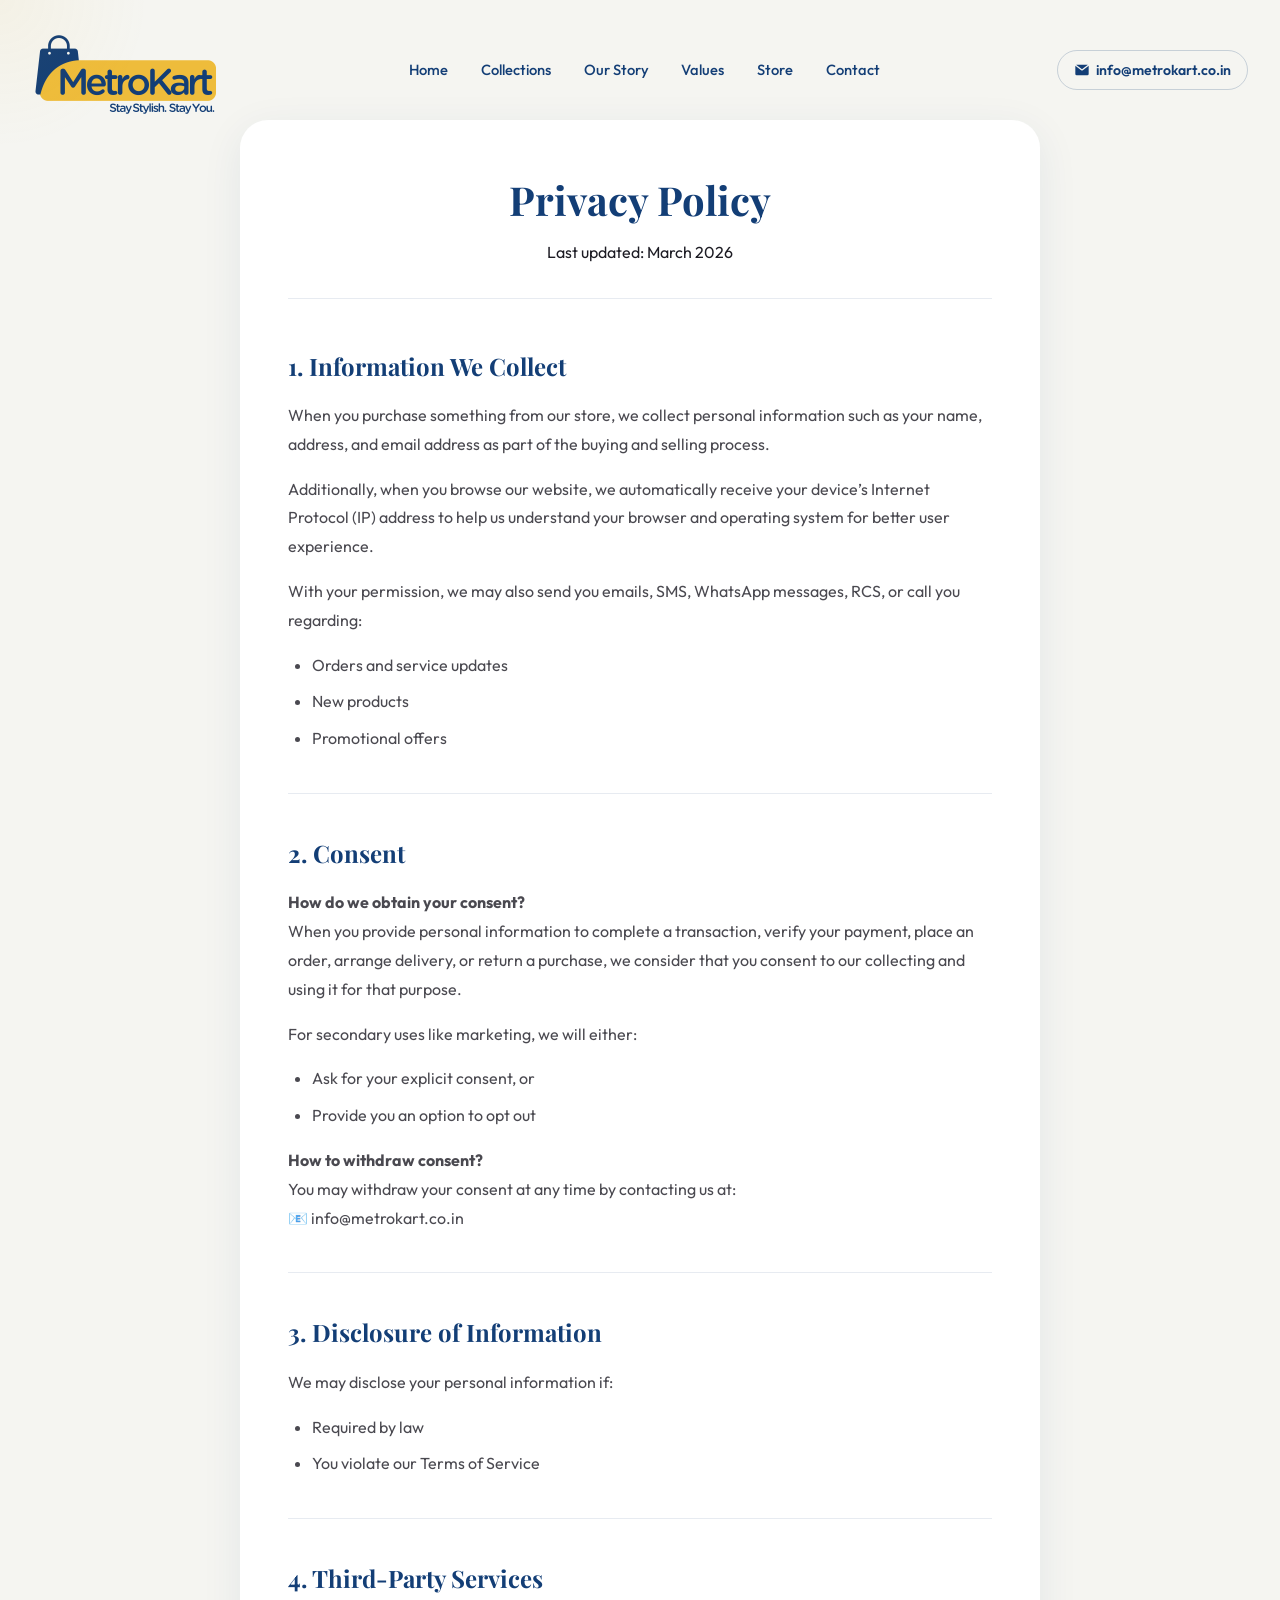
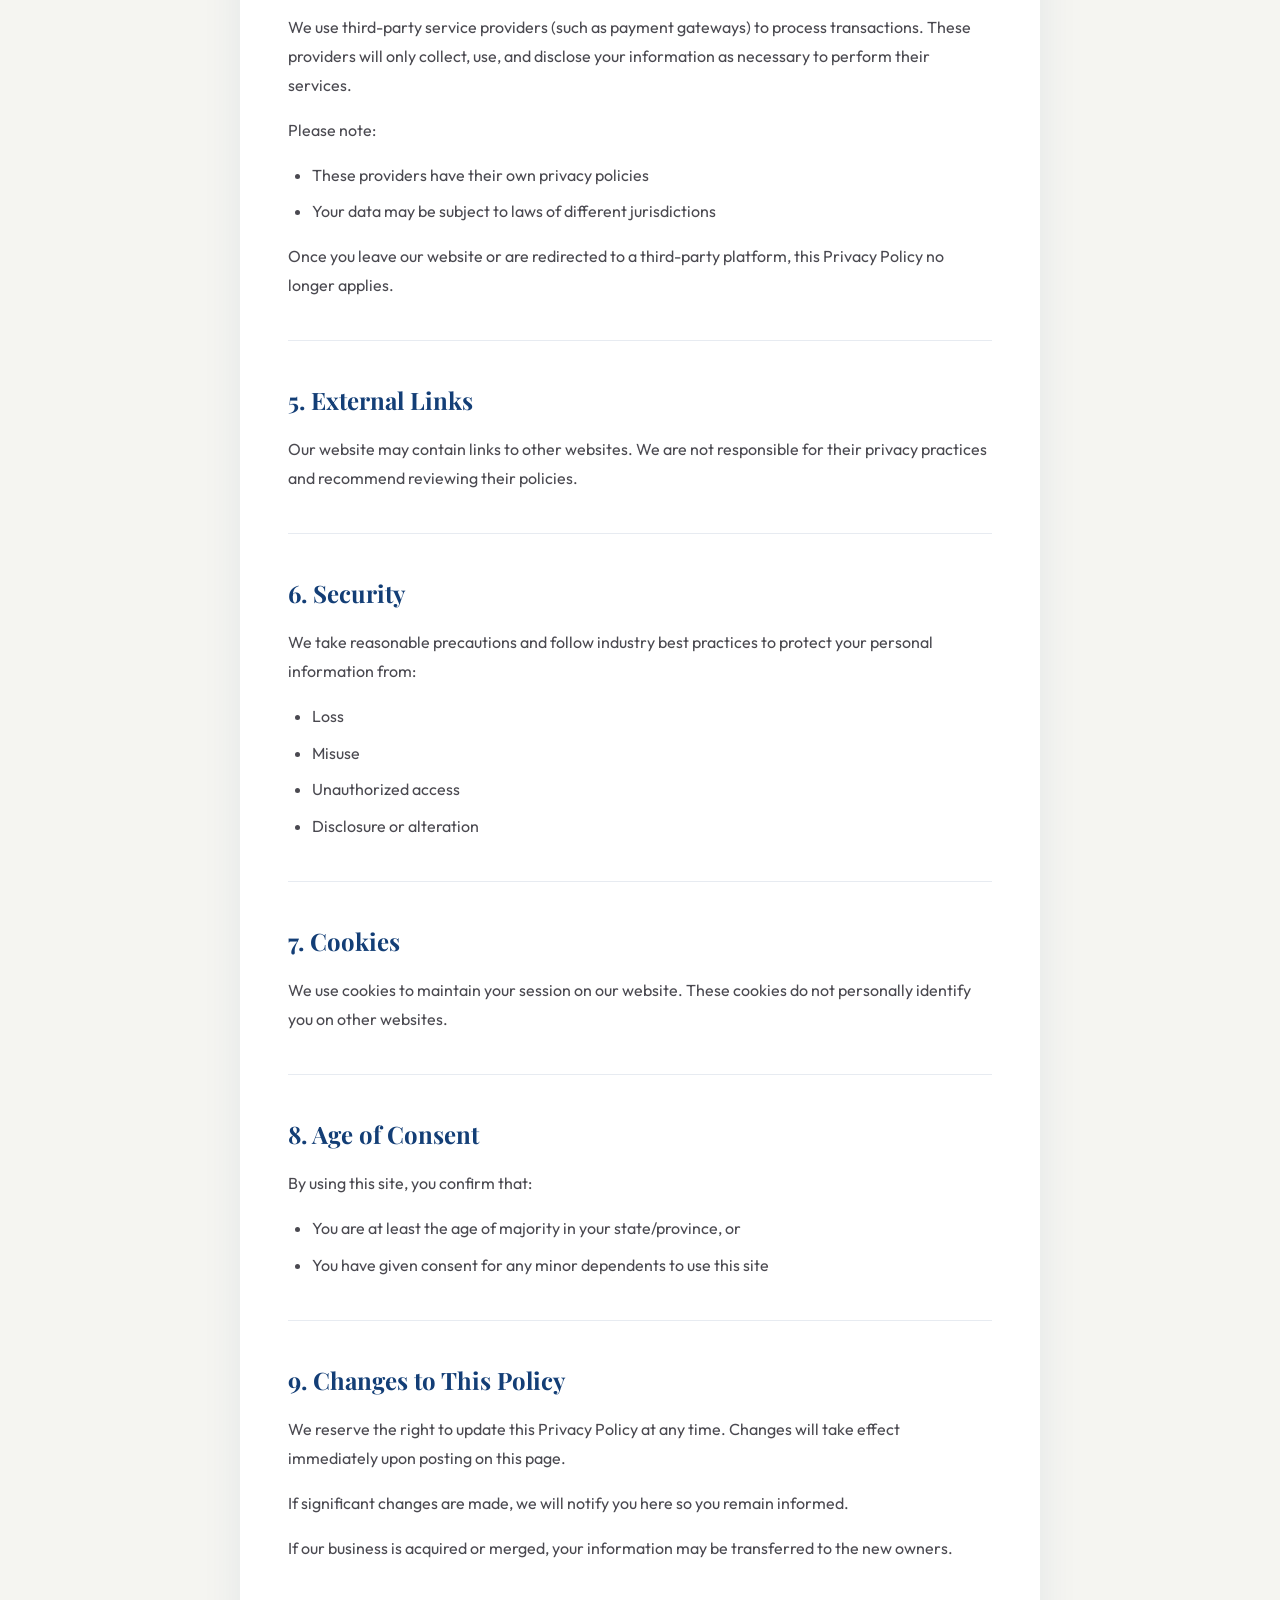
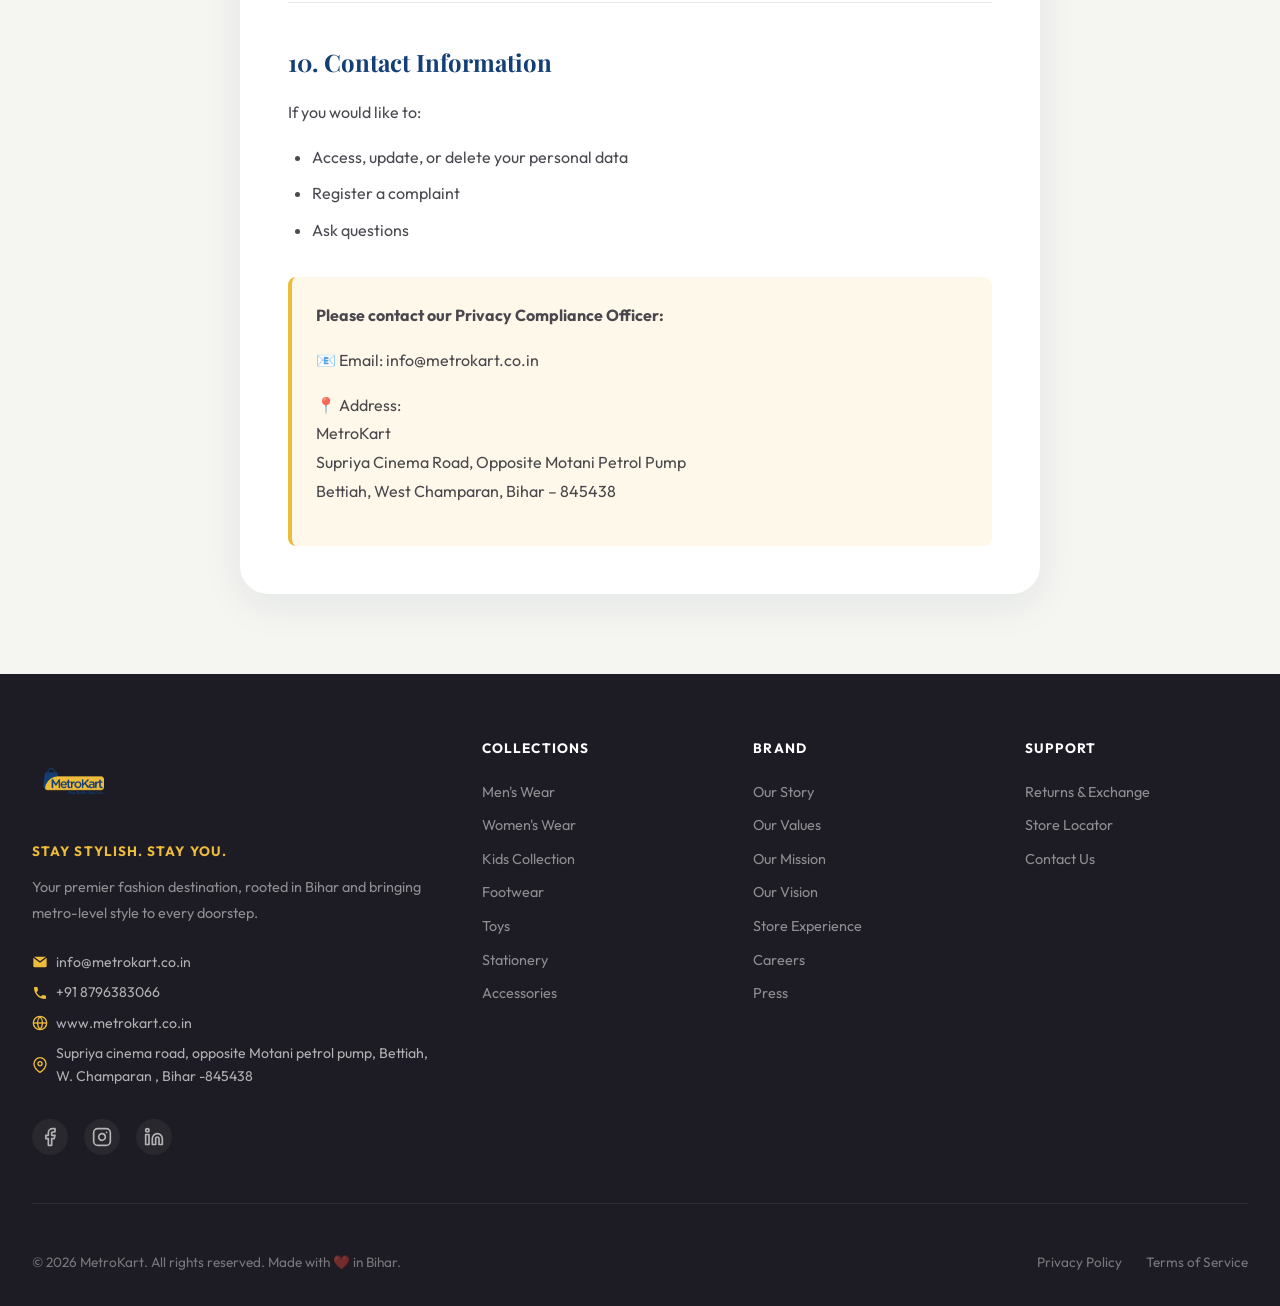
<file: privacy.html>
<!DOCTYPE html>
<html lang="en">

<head>
  <meta charset="UTF-8" />
  <meta name="viewport" content="width=device-width, initial-scale=1.0" />
  <title>Privacy Policy - MetroKart</title>
  <meta name="description" content="Privacy Policy for MetroKart." />
  <link rel="icon" type="image/png" href="assets/logo-main.png" />
  <link rel="preconnect" href="https://fonts.googleapis.com" />
  <link rel="preconnect" href="https://fonts.gstatic.com" crossorigin />
  <link
    href="https://fonts.googleapis.com/css2?family=Outfit:wght@300;400;500;600;700;800;900&family=Playfair+Display:ital,wght@0,700;0,800;1,700&display=swap"
    rel="stylesheet" />
  <link rel="stylesheet" href="style.css" />
  <style>
    .policy-page {
      padding-top: 120px;
      padding-bottom: 80px;
      background: var(--cream);
      min-height: calc(100vh - 400px);
    }

    .policy-container {
      max-width: 800px;
      margin: 0 auto;
      padding: 3rem;
      background: white;
      border-radius: var(--radius-lg);
      box-shadow: 0 10px 40px rgba(19, 62, 118, 0.08);
    }

    .policy-header {
      text-align: center;
      margin-bottom: 3rem;
      padding-bottom: 2rem;
      border-bottom: 1px solid rgba(19, 62, 118, 0.1);
    }

    .policy-header h1 {
      font-family: var(--font-display);
      color: var(--navy);
      font-size: 2.5rem;
      margin-bottom: 0.5rem;
    }

    .policy-content h2 {
      font-family: var(--font-display);
      color: var(--navy);
      font-size: 1.5rem;
      margin: 2rem 0 1rem;
    }

    .policy-content p,
    .policy-content ul {
      color: rgba(29, 28, 36, 0.8);
      line-height: 1.8;
      margin-bottom: 1rem;
    }

    .policy-content ul {
      padding-left: 1.5rem;
    }

    .policy-content li {
      margin-bottom: 0.5rem;
    }

    .policy-content hr {
      border: none;
      height: 1px;
      background: rgba(19, 62, 118, 0.1);
      margin: 2.5rem 0;
    }

    .contact-block {
      background: rgba(238, 188, 59, 0.1);
      padding: 1.5rem;
      border-radius: var(--radius-sm);
      margin-top: 2rem;
      border-left: 4px solid var(--amber);
    }
  </style>
</head>

<body>

  <!-- NAVIGATION -->
  <nav class="navbar scrolled" id="navbar">
    <div class="nav-container">
      <a href="index.html" class="nav-logo">
        <img src="assets/logo-main.png" alt="MetroKart Logo" class="nav-logo-img" />
      </a>
      <ul class="nav-links" id="navLinks">
        <li class="nav-close-wrapper">
          <button class="nav-close" id="navClose" aria-label="Close Menu">
            <svg width="28" height="28" viewBox="0 0 24 24" fill="none" stroke="currentColor" stroke-width="2"
              stroke-linecap="round" stroke-linejoin="round">
              <line x1="18" y1="6" x2="6" y2="18"></line>
              <line x1="6" y1="6" x2="18" y2="18"></line>
            </svg>
          </button>
        </li>
        <li><a href="index.html#hero">Home</a></li>
        <li><a href="index.html#collections">Collections</a></li>
        <li><a href="index.html#story">Our Story</a></li>
        <li><a href="index.html#values">Values</a></li>
        <li><a href="index.html#showcase">Store</a></li>
        <li><a href="#contact">Contact</a></li>
      </ul>
      <div class="nav-actions">
        <a href="mailto:info@metrokart.co.in" class="btn-nav-call">
          <svg width="16" height="16" viewBox="0 0 24 24" fill="currentColor">
            <!-- <svg class="w-6 h-6 text-gray-800 dark:text-white" aria-hidden="true" xmlns="http://www.w3.org/2000/svg" width="24" height="24" fill="currentColor" viewBox="0 0 24 24"> -->
            <path
              d="M2.038 5.61A2.01 2.01 0 0 0 2 6v12a2 2 0 0 0 2 2h16a2 2 0 0 0 2-2V6c0-.12-.01-.238-.03-.352l-.866.65-7.89 6.032a2 2 0 0 1-2.429 0L2.884 6.288l-.846-.677Z" />
            <path
              d="M20.677 4.117A1.996 1.996 0 0 0 20 4H4c-.225 0-.44.037-.642.105l.758.607L12 10.742 19.9 4.7l.777-.583Z" />
            <!-- </svg> -->

            <!-- <path
              d="M6.6 10.8c1.4 2.8 3.8 5.1 6.6 6.6l2.2-2.2c.3-.3.7-.4 1-.2 1.1.4 2.3.6 3.6.6.6 0 1 .4 1 1V20c0 .6-.4 1-1 1-9.4 0-17-7.6-17-17 0-.6.4-1 1-1h3.5c.6 0 1 .4 1 1 0 1.3.2 2.5.6 3.6.1.3 0 .7-.2 1L6.6 10.8z" /> -->
          </svg>
          info@metrokart.co.in
        </a>
        <!-- <button class="btn-primary" onclick="window.location.href='index.html#contact'">Shop Now</button> -->
        <button class="hamburger" id="hamburger" aria-label="Menu">
          <span></span><span></span><span></span>
        </button>
      </div>
    </div>
  </nav>

  <!-- PAGE CONTENT -->
  <main class="policy-page">
    <div class="policy-container">
      <div class="policy-header">
        <h1>Privacy Policy</h1>
        <p>Last updated: March 2026</p>
      </div>

      <div class="policy-content">
        <h2>1. Information We Collect</h2>
        <p>When you purchase something from our store, we collect personal information such as your name, address, and
          email address as part of the buying and selling process.</p>
        <p>Additionally, when you browse our website, we automatically receive your device’s Internet Protocol (IP)
          address to help us understand your browser and operating system for better user experience.</p>
        <p>With your permission, we may also send you emails, SMS, WhatsApp messages, RCS, or call you regarding:</p>
        <ul>
          <li>Orders and service updates</li>
          <li>New products</li>
          <li>Promotional offers</li>
        </ul>

        <hr>

        <h2>2. Consent</h2>
        <p><strong>How do we obtain your consent?</strong><br>
          When you provide personal information to complete a transaction, verify your payment, place an order, arrange
          delivery, or return a purchase, we consider that you consent to our collecting and using it for that purpose.
        </p>
        <p>For secondary uses like marketing, we will either:</p>
        <ul>
          <li>Ask for your explicit consent, or</li>
          <li>Provide you an option to opt out</li>
        </ul>
        <p><strong>How to withdraw consent?</strong><br>
          You may withdraw your consent at any time by contacting us at: <br>
          📧 info@metrokart.co.in</p>

        <hr>

        <h2>3. Disclosure of Information</h2>
        <p>We may disclose your personal information if:</p>
        <ul>
          <li>Required by law</li>
          <li>You violate our Terms of Service</li>
        </ul>

        <hr>

        <h2>4. Third-Party Services</h2>
        <p>We use third-party service providers (such as payment gateways) to process transactions. These providers will
          only collect, use, and disclose your information as necessary to perform their services.</p>
        <p>Please note:</p>
        <ul>
          <li>These providers have their own privacy policies</li>
          <li>Your data may be subject to laws of different jurisdictions</li>
        </ul>
        <p>Once you leave our website or are redirected to a third-party platform, this Privacy Policy no longer
          applies.</p>

        <hr>

        <h2>5. External Links</h2>
        <p>Our website may contain links to other websites. We are not responsible for their privacy practices and
          recommend reviewing their policies.</p>

        <hr>

        <h2>6. Security</h2>
        <p>We take reasonable precautions and follow industry best practices to protect your personal information from:
        </p>
        <ul>
          <li>Loss</li>
          <li>Misuse</li>
          <li>Unauthorized access</li>
          <li>Disclosure or alteration</li>
        </ul>

        <hr>

        <h2>7. Cookies</h2>
        <p>We use cookies to maintain your session on our website. These cookies do not personally identify you on other
          websites.</p>

        <hr>

        <h2>8. Age of Consent</h2>
        <p>By using this site, you confirm that:</p>
        <ul>
          <li>You are at least the age of majority in your state/province, or</li>
          <li>You have given consent for any minor dependents to use this site</li>
        </ul>

        <hr>

        <h2>9. Changes to This Policy</h2>
        <p>We reserve the right to update this Privacy Policy at any time. Changes will take effect immediately upon
          posting on this page.</p>
        <p>If significant changes are made, we will notify you here so you remain informed.</p>
        <p>If our business is acquired or merged, your information may be transferred to the new owners.</p>

        <hr>

        <h2>10. Contact Information</h2>
        <p>If you would like to:</p>
        <ul>
          <li>Access, update, or delete your personal data</li>
          <li>Register a complaint</li>
          <li>Ask questions</li>
        </ul>

        <div class="contact-block">
          <p><strong>Please contact our Privacy Compliance Officer:</strong></p>
          <p>📧 Email: info@metrokart.co.in</p>
          <p>📍 Address:<br>
            MetroKart<br>
            Supriya Cinema Road, Opposite Motani Petrol Pump<br>
            Bettiah, West Champaran, Bihar – 845438</p>
        </div>
      </div>
    </div>
  </main>

  <!-- FOOTER -->
  <footer class="footer" id="contact">
    <div class="footer-container">
      <div class="footer-main">
        <div class="footer-brand">
          <img src="assets/logo-main.png" alt="MetroKart" class="footer-logo" />
          <p class="footer-tagline">Stay Stylish. Stay You.</p>
          <p class="footer-desc">Your premier fashion destination, rooted in Bihar and bringing metro-level style to
            every doorstep.</p>
          <div class="footer-contact-info">
            <a href="mailto:info@metrokart.co.in" class="footer-contact-item">
              <svg width="16" height="16" viewBox="0 0 24 24" fill="currentColor">
                <path
                  d="M2.038 5.61A2.01 2.01 0 0 0 2 6v12a2 2 0 0 0 2 2h16a2 2 0 0 0 2-2V6c0-.12-.01-.238-.03-.352l-.866.65-7.89 6.032a2 2 0 0 1-2.429 0L2.884 6.288l-.846-.677Z" />
                <path
                  d="M20.677 4.117A1.996 1.996 0 0 0 20 4H4c-.225 0-.44.037-.642.105l.758.607L12 10.742 19.9 4.7l.777-.583Z" />

                <!-- <path
                  d="M6.6 10.8c1.4 2.8 3.8 5.1 6.6 6.6l2.2-2.2c.3-.3.7-.4 1-.2 1.1.4 2.3.6 3.6.6.6 0 1 .4 1 1V20c0 .6-.4 1-1 1-9.4 0-17-7.6-17-17 0-.6.4-1 1-1h3.5c.6 0 1 .4 1 1 0 1.3.2 2.5.6 3.6.1.3 0 .7-.2 1L6.6 10.8z" /> -->
              </svg>
              info@metrokart.co.in
            </a>
            <a href="tel:+918796383066" class="footer-contact-item">
              <svg width="16" height="16" viewBox="0 0 24 24" fill="currentColor">
                <path d="M6.6 10.8c1.4 2.8 3.8 5.1 6.6 6.6l2.2-2.2c.3-.3.7-.4 1-.2 1.1.4 2.3.6 3.6.6.6 0 1 .4 1 1V20c0 .6-.4 1-1 1-9.4 0-17-7.6-17-17 0-.6.4-1 1-1h3.5c.6 0 1 .4 1 1 0 1.3.2 2.5.6 3.6.1.3 0 .7-.2 1L6.6 10.8z" />
              </svg>
              +91 8796383066
            </a>
            <a href="https://www.metrokart.co.in" target="_blank" rel="noopener" class="footer-contact-item">
              <svg width="16" height="16" viewBox="0 0 24 24" fill="none" stroke="currentColor" stroke-width="2">
                <circle cx="12" cy="12" r="10" />
                <line x1="2" y1="12" x2="22" y2="12" />
                <path d="M12 2a15.3 15.3 0 010 20M12 2a15.3 15.3 0 000 20" />
              </svg>
              www.metrokart.co.in
            </a>
            <div class="footer-contact-item">
              <svg width="16" height="16" viewBox="0 0 24 24" fill="none" stroke="currentColor" stroke-width="2">
                <path d="M21 10c0 7-9 13-9 13s-9-6-9-13a9 9 0 0118 0z" />
                <circle cx="12" cy="10" r="3" />
              </svg>
              Supriya cinema road, opposite Motani petrol pump, Bettiah, W. Champaran , Bihar -845438
            </div>
          </div>

          <div class="footer-social">
            <a href="https://www.facebook.com/profile.php?id=61587187597556" aria-label="Facebook">
              <svg width="20" height="20" viewBox="0 0 24 24" fill="none" stroke="currentColor" stroke-width="2"
                stroke-linecap="round" stroke-linejoin="round">
                <path d="M18 2h-3a5 5 0 0 0-5 5v3H7v4h3v8h4v-8h3l1-4h-4V7a1 1 0 0 1 1-1h3z"></path>
              </svg>
            </a>
            <a href="https://www.instagram.com/metrokart_official" aria-label="Instagram">
              <svg width="20" height="20" viewBox="0 0 24 24" fill="none" stroke="currentColor" stroke-width="2"
                stroke-linecap="round" stroke-linejoin="round">
                <rect x="2" y="2" width="20" height="20" rx="5" ry="5"></rect>
                <path d="M16 11.37A4 4 0 1 1 12.63 8 4 4 0 0 1 16 11.37z"></path>
                <line x1="17.5" y1="6.5" x2="17.51" y2="6.5"></line>
              </svg>
            </a>
            <a href="https://www.linkedin.com/company/metrokartofficial/" aria-label="LinkedIn">
              <svg width="20" height="20" viewBox="0 0 24 24" fill="none" stroke="currentColor" stroke-width="2"
                stroke-linecap="round" stroke-linejoin="round">
                <path d="M16 8a6 6 0 0 1 6 6v7h-4v-7a2 2 0 0 0-2-2 2 2 0 0 0-2 2v7h-4v-7a6 6 0 0 1 6-6z"></path>
                <rect x="2" y="9" width="4" height="12"></rect>
                <circle cx="4" cy="4" r="2"></circle>
              </svg>
            </a>
          </div>
        </div>

        <div class="footer-links-group">
          <h4>Collections</h4>
          <ul>
            <li><a href="index.html#mens">Men's Wear</a></li>
            <li><a href="index.html#womens">Women's Wear</a></li>
            <li><a href="index.html#kids">Kids Collection</a></li>
            <li><a href="index.html#footwear">Footwear</a></li>
            <li><a href="index.html#toys">Toys</a></li>
            <li><a href="index.html#stationery">Stationery</a></li>
            <li><a href="index.html#accessories">Accessories</a></li>
          </ul>
        </div>

        <div class="footer-links-group">
          <h4>Brand</h4>
          <ul>
            <li><a href="index.html#story">Our Story</a></li>
            <li><a href="index.html#values">Our Values</a></li>
            <li><a href="index.html#mission">Our Mission</a></li>
            <li><a href="index.html#vision">Our Vision</a></li>
            <li><a href="index.html#showcase">Store Experience</a></li>
            <li><a href="index.html#careers">Careers</a></li>
            <li><a href="index.html#press">Press</a></li>
          </ul>
        </div>

        <div class="footer-links-group">
          <h4>Support</h4>
          <ul>
            <li><a href="returns.html">Returns & Exchange</a></li>
            <li><a href="index.html#contact">Store Locator</a></li>
            <li><a href="index.html#contact">Contact Us</a></li>
          </ul>
        </div>
      </div>

      <div class="footer-bottom">
        <p>© 2026 MetroKart. All rights reserved. Made with ❤️ in Bihar.</p>
        <div class="footer-legal">
          <a href="privacy.html">Privacy Policy</a>
          <a href="terms.html">Terms of Service</a>
        </div>
      </div>
    </div>
  </footer>

  <script src="script.js"></script>
</body>

</html>
</file>
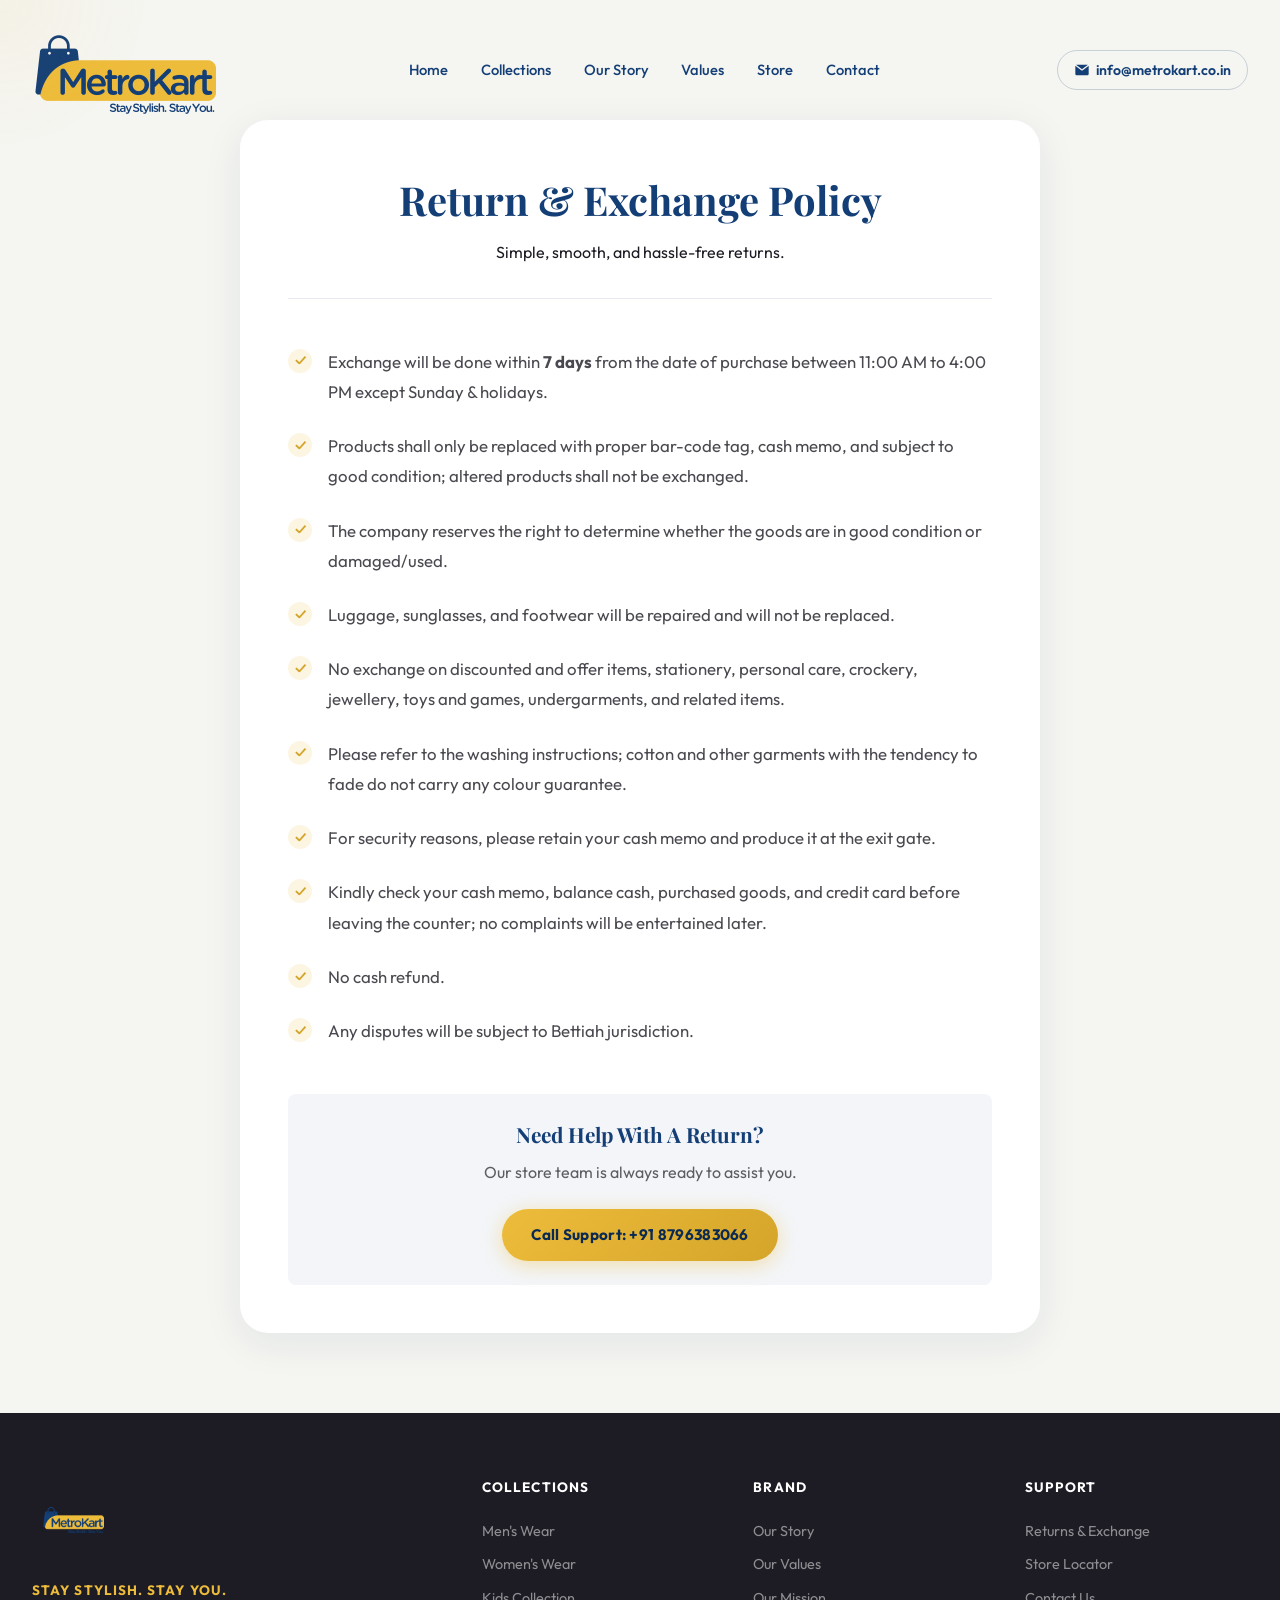
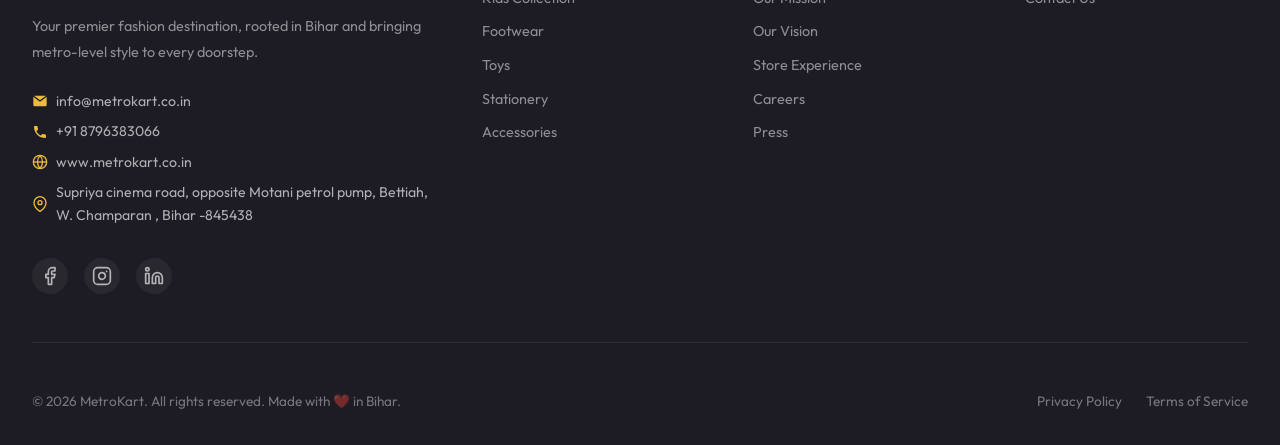
<file: returns.html>
<!DOCTYPE html>
<html lang="en">

<head>
  <meta charset="UTF-8" />
  <meta name="viewport" content="width=device-width, initial-scale=1.0" />
  <title>Returns & Exchange - MetroKart</title>
  <meta name="description" content="Returns & Exchange Policy for MetroKart." />
  <link rel="icon" type="image/png" href="assets/logo-main.png" />
  <link rel="preconnect" href="https://fonts.googleapis.com" />
  <link rel="preconnect" href="https://fonts.gstatic.com" crossorigin />
  <link
    href="https://fonts.googleapis.com/css2?family=Outfit:wght@300;400;500;600;700;800;900&family=Playfair+Display:ital,wght@0,700;0,800;1,700&display=swap"
    rel="stylesheet" />
  <link rel="stylesheet" href="style.css" />
  <style>
    .policy-page {
      padding-top: 120px;
      padding-bottom: 80px;
      background: var(--cream);
      min-height: calc(100vh - 400px);
    }

    .policy-container {
      max-width: 800px;
      margin: 0 auto;
      padding: 3rem;
      background: white;
      border-radius: var(--radius-lg);
      box-shadow: 0 10px 40px rgba(19, 62, 118, 0.08);
    }

    .policy-header {
      text-align: center;
      margin-bottom: 3rem;
      padding-bottom: 2rem;
      border-bottom: 1px solid rgba(19, 62, 118, 0.1);
    }

    .policy-header h1 {
      font-family: var(--font-display);
      color: var(--navy);
      font-size: 2.5rem;
      margin-bottom: 0.5rem;
    }

    .policy-content .policy-list {
      list-style: none;
      padding: 0;
    }

    .policy-content .policy-list li {
      position: relative;
      padding-left: 2.5rem;
      margin-bottom: 1.5rem;
      color: rgba(29, 28, 36, 0.8);
      line-height: 1.8;
      font-size: 1.05rem;
    }

    .policy-content .policy-list li::before {
      content: '✓';
      position: absolute;
      left: 0;
      top: 2px;
      display: flex;
      align-items: center;
      justify-content: center;
      width: 24px;
      height: 24px;
      background: rgba(238, 188, 59, 0.15);
      color: var(--amber-deep);
      border-radius: 50%;
      font-size: 0.85rem;
      font-weight: bold;
    }

    .contact-block {
      background: rgba(19, 62, 118, 0.05);
      padding: 1.5rem;
      border-radius: var(--radius-sm);
      margin-top: 3rem;
      text-align: center;
    }

    .contact-block h3 {
      font-family: var(--font-display);
      color: var(--navy);
      margin-bottom: 0.5rem;
      font-size: 1.3rem;
    }

    .contact-block p {
      color: rgba(29, 28, 36, 0.7);
      margin-bottom: 1rem;
    }
  </style>
</head>

<body>

  <!-- NAVIGATION -->
  <nav class="navbar scrolled" id="navbar">
    <div class="nav-container">
      <a href="index.html" class="nav-logo">
        <img src="assets/logo-main.png" alt="MetroKart Logo" class="nav-logo-img" />
      </a>
      <ul class="nav-links" id="navLinks">
        <li class="nav-close-wrapper">
          <button class="nav-close" id="navClose" aria-label="Close Menu">
            <svg width="28" height="28" viewBox="0 0 24 24" fill="none" stroke="currentColor" stroke-width="2"
              stroke-linecap="round" stroke-linejoin="round">
              <line x1="18" y1="6" x2="6" y2="18"></line>
              <line x1="6" y1="6" x2="18" y2="18"></line>
            </svg>
          </button>
        </li>
        <li><a href="index.html#hero">Home</a></li>
        <li><a href="index.html#collections">Collections</a></li>
        <li><a href="index.html#story">Our Story</a></li>
        <li><a href="index.html#values">Values</a></li>
        <li><a href="index.html#showcase">Store</a></li>
        <li><a href="#contact">Contact</a></li>
      </ul>
      <div class="nav-actions">
        <a href="mailto:info@metrokart.co.in" class="btn-nav-call">
          <svg width="16" height="16" viewBox="0 0 24 24" fill="currentColor">
            <!-- <svg class="w-6 h-6 text-gray-800 dark:text-white" aria-hidden="true" xmlns="http://www.w3.org/2000/svg" width="24" height="24" fill="currentColor" viewBox="0 0 24 24"> -->
            <path
              d="M2.038 5.61A2.01 2.01 0 0 0 2 6v12a2 2 0 0 0 2 2h16a2 2 0 0 0 2-2V6c0-.12-.01-.238-.03-.352l-.866.65-7.89 6.032a2 2 0 0 1-2.429 0L2.884 6.288l-.846-.677Z" />
            <path
              d="M20.677 4.117A1.996 1.996 0 0 0 20 4H4c-.225 0-.44.037-.642.105l.758.607L12 10.742 19.9 4.7l.777-.583Z" />
            <!-- </svg> -->

            <!-- <path
              d="M6.6 10.8c1.4 2.8 3.8 5.1 6.6 6.6l2.2-2.2c.3-.3.7-.4 1-.2 1.1.4 2.3.6 3.6.6.6 0 1 .4 1 1V20c0 .6-.4 1-1 1-9.4 0-17-7.6-17-17 0-.6.4-1 1-1h3.5c.6 0 1 .4 1 1 0 1.3.2 2.5.6 3.6.1.3 0 .7-.2 1L6.6 10.8z" /> -->
          </svg>
          info@metrokart.co.in
        </a>
        <!-- <button class="btn-primary" onclick="window.location.href='index.html#contact'">Shop Now</button> -->
        <button class="hamburger" id="hamburger" aria-label="Menu">
          <span></span><span></span><span></span>
        </button>
      </div>
    </div>
  </nav>

  <!-- PAGE CONTENT -->
  <main class="policy-page">
    <div class="policy-container">
      <div class="policy-header">
        <h1>Return & Exchange Policy</h1>
        <p>Simple, smooth, and hassle-free returns.</p>
      </div>

      <div class="policy-content">
        <ul class="policy-list">
          <li>Exchange will be done within <strong>7 days</strong> from the date of purchase between 11:00 AM to 4:00 PM except Sunday & holidays.</li>
          <li>Products shall only be replaced with proper bar-code tag, cash memo, and subject to good condition; altered products shall not be exchanged.</li>
          <li>The company reserves the right to determine whether the goods are in good condition or damaged/used.</li>
          <li>Luggage, sunglasses, and footwear will be repaired and will not be replaced.</li>
          <li>No exchange on discounted and offer items, stationery, personal care, crockery, jewellery, toys and games, undergarments, and related items.</li>
          <li>Please refer to the washing instructions; cotton and other garments with the tendency to fade do not carry any colour guarantee.</li>
          <li>For security reasons, please retain your cash memo and produce it at the exit gate.</li>
          <li>Kindly check your cash memo, balance cash, purchased goods, and credit card before leaving the counter; no complaints will be entertained later.</li>
          <li>No cash refund.</li>
          <li>Any disputes will be subject to Bettiah jurisdiction.</li>
        </ul>

        <div class="contact-block">
          <h3>Need Help With A Return?</h3>
          <p>Our store team is always ready to assist you.</p>
          <a href="tel:+918796383066" class="btn-primary" style="margin-top: 0.5rem;">
            Call Support: +91 8796383066
          </a>
        </div>
      </div>
    </div>
  </main>

  <!-- FOOTER -->
  <footer class="footer" id="contact">
    <div class="footer-container">
      <div class="footer-main">
        <div class="footer-brand">
          <img src="assets/logo-main.png" alt="MetroKart" class="footer-logo" />
          <p class="footer-tagline">Stay Stylish. Stay You.</p>
          <p class="footer-desc">Your premier fashion destination, rooted in Bihar and bringing metro-level style to
            every doorstep.</p>
          <div class="footer-contact-info">
            <a href="mailto:info@metrokart.co.in" class="footer-contact-item">
              <svg width="16" height="16" viewBox="0 0 24 24" fill="currentColor">
                <path
                  d="M2.038 5.61A2.01 2.01 0 0 0 2 6v12a2 2 0 0 0 2 2h16a2 2 0 0 0 2-2V6c0-.12-.01-.238-.03-.352l-.866.65-7.89 6.032a2 2 0 0 1-2.429 0L2.884 6.288l-.846-.677Z" />
                <path
                  d="M20.677 4.117A1.996 1.996 0 0 0 20 4H4c-.225 0-.44.037-.642.105l.758.607L12 10.742 19.9 4.7l.777-.583Z" />

                <!-- <path
                  d="M6.6 10.8c1.4 2.8 3.8 5.1 6.6 6.6l2.2-2.2c.3-.3.7-.4 1-.2 1.1.4 2.3.6 3.6.6.6 0 1 .4 1 1V20c0 .6-.4 1-1 1-9.4 0-17-7.6-17-17 0-.6.4-1 1-1h3.5c.6 0 1 .4 1 1 0 1.3.2 2.5.6 3.6.1.3 0 .7-.2 1L6.6 10.8z" /> -->
              </svg>
              info@metrokart.co.in
            </a>
            <a href="tel:+918796383066" class="footer-contact-item">
              <svg width="16" height="16" viewBox="0 0 24 24" fill="currentColor">
                <path d="M6.6 10.8c1.4 2.8 3.8 5.1 6.6 6.6l2.2-2.2c.3-.3.7-.4 1-.2 1.1.4 2.3.6 3.6.6.6 0 1 .4 1 1V20c0 .6-.4 1-1 1-9.4 0-17-7.6-17-17 0-.6.4-1 1-1h3.5c.6 0 1 .4 1 1 0 1.3.2 2.5.6 3.6.1.3 0 .7-.2 1L6.6 10.8z" />
              </svg>
              +91 8796383066
            </a>
            <a href="https://www.metrokart.co.in" target="_blank" rel="noopener" class="footer-contact-item">
              <svg width="16" height="16" viewBox="0 0 24 24" fill="none" stroke="currentColor" stroke-width="2">
                <circle cx="12" cy="12" r="10" />
                <line x1="2" y1="12" x2="22" y2="12" />
                <path d="M12 2a15.3 15.3 0 010 20M12 2a15.3 15.3 0 000 20" />
              </svg>
              www.metrokart.co.in
            </a>
            <div class="footer-contact-item">
              <svg width="16" height="16" viewBox="0 0 24 24" fill="none" stroke="currentColor" stroke-width="2">
                <path d="M21 10c0 7-9 13-9 13s-9-6-9-13a9 9 0 0118 0z" />
                <circle cx="12" cy="10" r="3" />
              </svg>
              Supriya cinema road, opposite Motani petrol pump, Bettiah, W. Champaran , Bihar -845438
            </div>
          </div>

          <div class="footer-social">
            <a href="https://www.facebook.com/profile.php?id=61587187597556" aria-label="Facebook">
              <svg width="20" height="20" viewBox="0 0 24 24" fill="none" stroke="currentColor" stroke-width="2"
                stroke-linecap="round" stroke-linejoin="round">
                <path d="M18 2h-3a5 5 0 0 0-5 5v3H7v4h3v8h4v-8h3l1-4h-4V7a1 1 0 0 1 1-1h3z"></path>
              </svg>
            </a>
            <a href="https://www.instagram.com/metrokart_official" aria-label="Instagram">
              <svg width="20" height="20" viewBox="0 0 24 24" fill="none" stroke="currentColor" stroke-width="2"
                stroke-linecap="round" stroke-linejoin="round">
                <rect x="2" y="2" width="20" height="20" rx="5" ry="5"></rect>
                <path d="M16 11.37A4 4 0 1 1 12.63 8 4 4 0 0 1 16 11.37z"></path>
                <line x1="17.5" y1="6.5" x2="17.51" y2="6.5"></line>
              </svg>
            </a>
            <a href="https://www.linkedin.com/company/metrokartofficial/" aria-label="LinkedIn">
              <svg width="20" height="20" viewBox="0 0 24 24" fill="none" stroke="currentColor" stroke-width="2"
                stroke-linecap="round" stroke-linejoin="round">
                <path d="M16 8a6 6 0 0 1 6 6v7h-4v-7a2 2 0 0 0-2-2 2 2 0 0 0-2 2v7h-4v-7a6 6 0 0 1 6-6z"></path>
                <rect x="2" y="9" width="4" height="12"></rect>
                <circle cx="4" cy="4" r="2"></circle>
              </svg>
            </a>
          </div>
        </div>

        <div class="footer-links-group">
          <h4>Collections</h4>
          <ul>
            <li><a href="index.html#mens">Men's Wear</a></li>
            <li><a href="index.html#womens">Women's Wear</a></li>
            <li><a href="index.html#kids">Kids Collection</a></li>
            <li><a href="index.html#footwear">Footwear</a></li>
            <li><a href="index.html#toys">Toys</a></li>
            <li><a href="index.html#stationery">Stationery</a></li>
            <li><a href="index.html#accessories">Accessories</a></li>
          </ul>
        </div>

        <div class="footer-links-group">
          <h4>Brand</h4>
          <ul>
            <li><a href="index.html#story">Our Story</a></li>
            <li><a href="index.html#values">Our Values</a></li>
            <li><a href="index.html#mission">Our Mission</a></li>
            <li><a href="index.html#vision">Our Vision</a></li>
            <li><a href="index.html#showcase">Store Experience</a></li>
            <li><a href="index.html#careers">Careers</a></li>
            <li><a href="index.html#press">Press</a></li>
          </ul>
        </div>

        <div class="footer-links-group">
          <h4>Support</h4>
          <ul>
            <li><a href="returns.html">Returns & Exchange</a></li>
            <li><a href="index.html#contact">Store Locator</a></li>
            <li><a href="index.html#contact">Contact Us</a></li>
          </ul>
        </div>
      </div>

      <div class="footer-bottom">
        <p>© 2026 MetroKart. All rights reserved. Made with ❤️ in Bihar.</p>
        <div class="footer-legal">
          <a href="privacy.html">Privacy Policy</a>
          <a href="terms.html">Terms of Service</a>
        </div>
      </div>
    </div>
  </footer>

  <script src="script.js"></script>
</body>

</html>
</file>
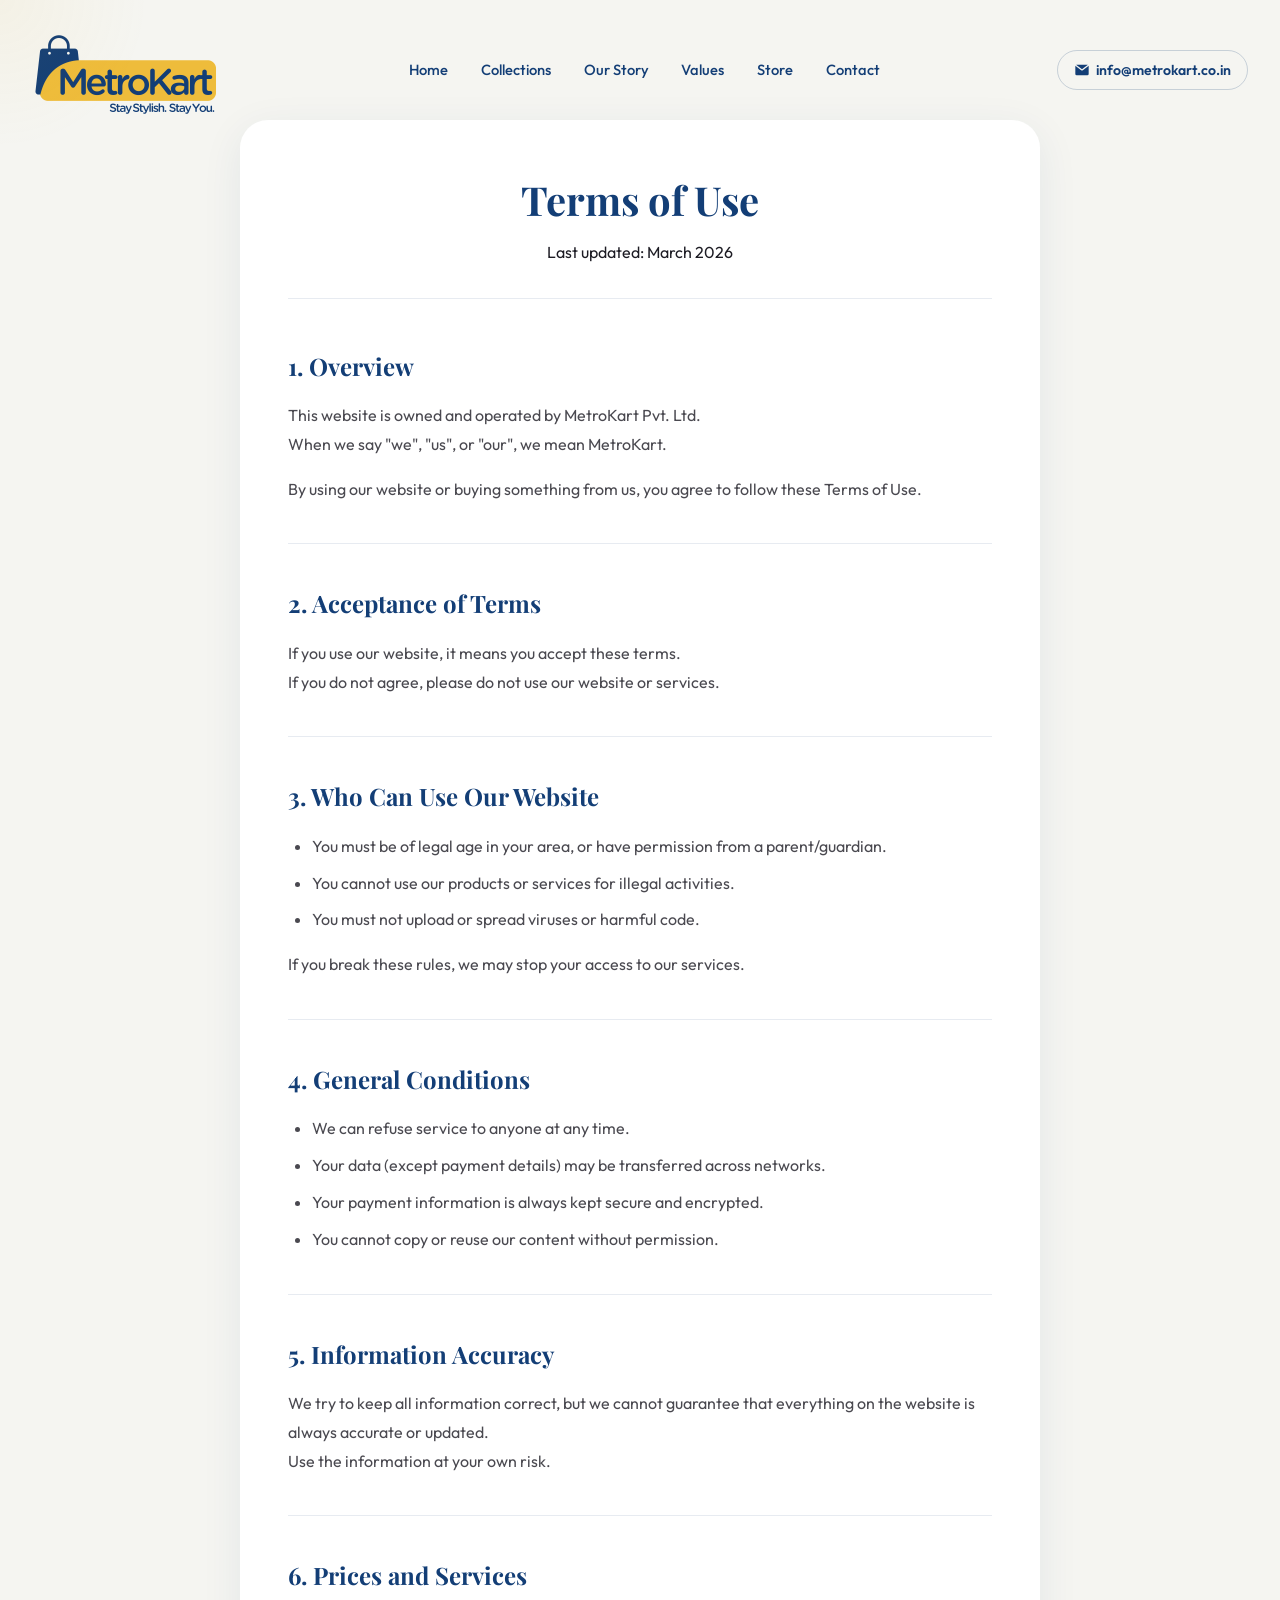
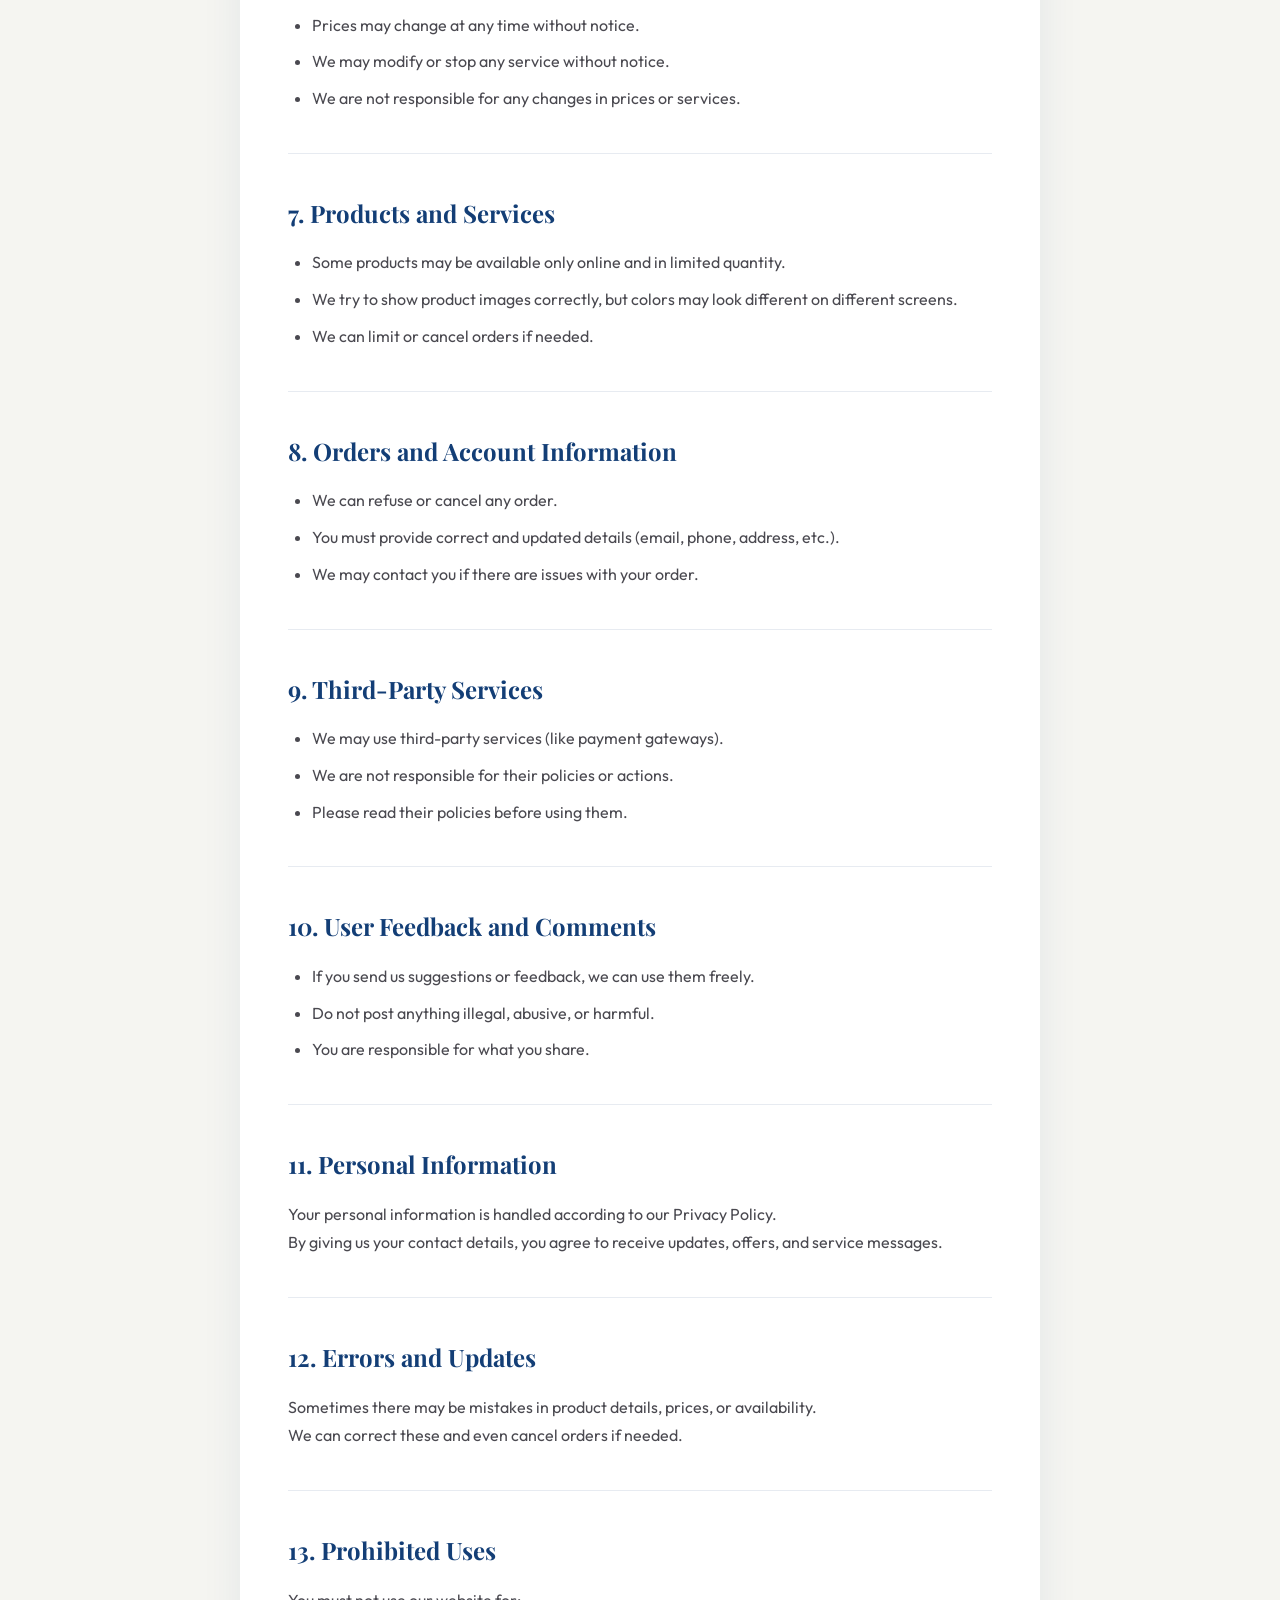
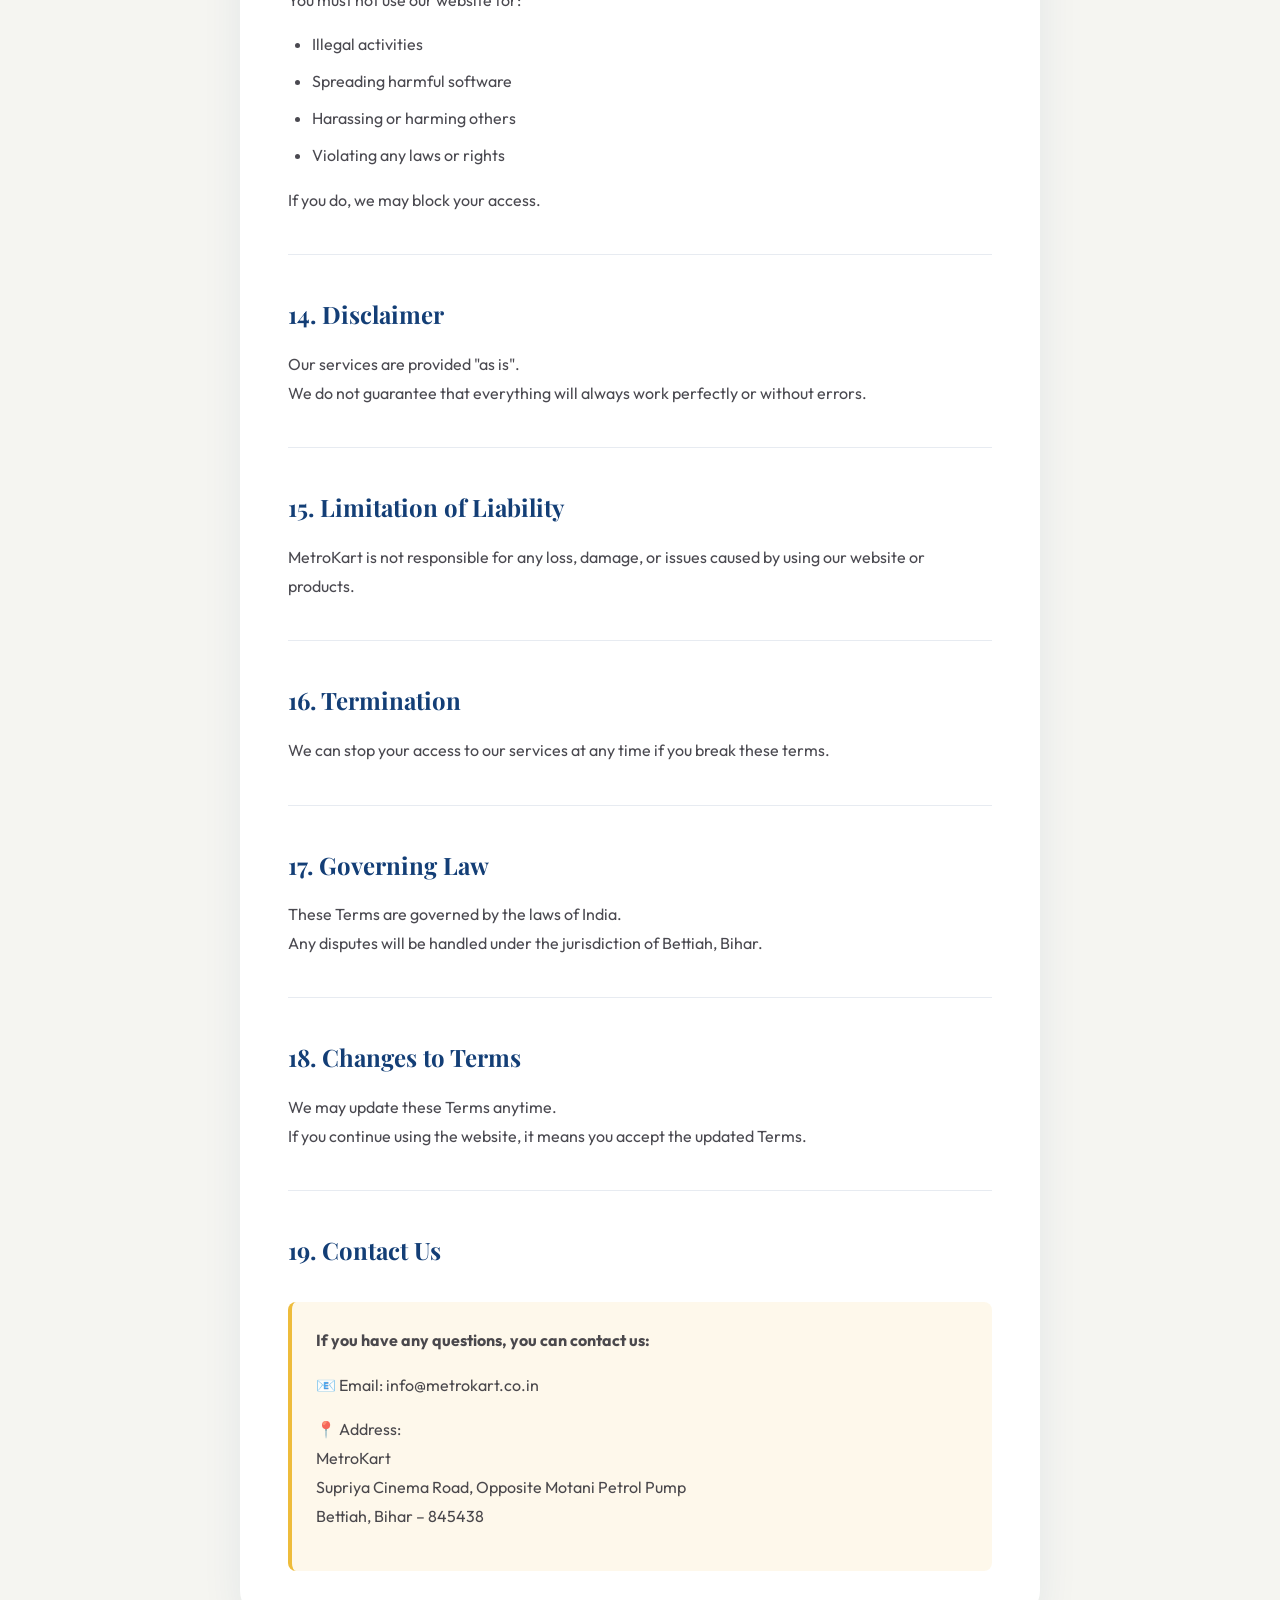
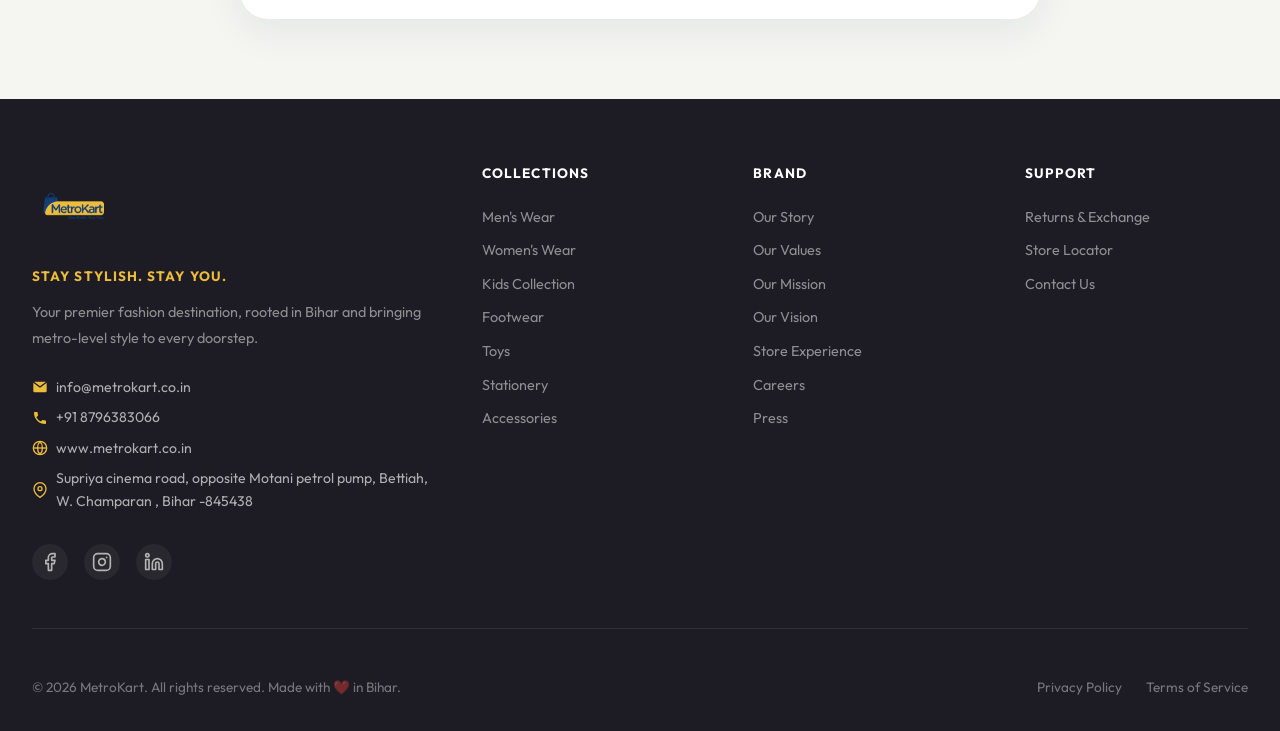
<file: terms.html>
<!DOCTYPE html>
<html lang="en">

<head>
  <meta charset="UTF-8" />
  <meta name="viewport" content="width=device-width, initial-scale=1.0" />
  <title>Terms of Use - MetroKart</title>
  <meta name="description" content="Terms of Use for MetroKart." />
  <link rel="icon" type="image/png" href="assets/logo-main.png" />
  <link rel="preconnect" href="https://fonts.googleapis.com" />
  <link rel="preconnect" href="https://fonts.gstatic.com" crossorigin />
  <link
    href="https://fonts.googleapis.com/css2?family=Outfit:wght@300;400;500;600;700;800;900&family=Playfair+Display:ital,wght@0,700;0,800;1,700&display=swap"
    rel="stylesheet" />
  <link rel="stylesheet" href="style.css" />
  <style>
    .policy-page {
      padding-top: 120px;
      padding-bottom: 80px;
      background: var(--cream);
      min-height: calc(100vh - 400px);
    }

    .policy-container {
      max-width: 800px;
      margin: 0 auto;
      padding: 3rem;
      background: white;
      border-radius: var(--radius-lg);
      box-shadow: 0 10px 40px rgba(19, 62, 118, 0.08);
    }

    .policy-header {
      text-align: center;
      margin-bottom: 3rem;
      padding-bottom: 2rem;
      border-bottom: 1px solid rgba(19, 62, 118, 0.1);
    }

    .policy-header h1 {
      font-family: var(--font-display);
      color: var(--navy);
      font-size: 2.5rem;
      margin-bottom: 0.5rem;
    }

    .policy-content h2 {
      font-family: var(--font-display);
      color: var(--navy);
      font-size: 1.5rem;
      margin: 2rem 0 1rem;
    }

    .policy-content p,
    .policy-content ul {
      color: rgba(29, 28, 36, 0.8);
      line-height: 1.8;
      margin-bottom: 1rem;
    }

    .policy-content ul {
      padding-left: 1.5rem;
    }

    .policy-content li {
      margin-bottom: 0.5rem;
    }

    .policy-content hr {
      border: none;
      height: 1px;
      background: rgba(19, 62, 118, 0.1);
      margin: 2.5rem 0;
    }

    .contact-block {
      background: rgba(238, 188, 59, 0.1);
      padding: 1.5rem;
      border-radius: var(--radius-sm);
      margin-top: 2rem;
      border-left: 4px solid var(--amber);
    }
  </style>
</head>

<body>

  <!-- NAVIGATION -->
  <nav class="navbar scrolled" id="navbar">
    <div class="nav-container">
      <a href="index.html" class="nav-logo">
        <img src="assets/logo-main.png" alt="MetroKart Logo" class="nav-logo-img" />
      </a>
      <ul class="nav-links" id="navLinks">
        <li class="nav-close-wrapper">
          <button class="nav-close" id="navClose" aria-label="Close Menu">
            <svg width="28" height="28" viewBox="0 0 24 24" fill="none" stroke="currentColor" stroke-width="2"
              stroke-linecap="round" stroke-linejoin="round">
              <line x1="18" y1="6" x2="6" y2="18"></line>
              <line x1="6" y1="6" x2="18" y2="18"></line>
            </svg>
          </button>
        </li>
        <li><a href="index.html#hero">Home</a></li>
        <li><a href="index.html#collections">Collections</a></li>
        <li><a href="index.html#story">Our Story</a></li>
        <li><a href="index.html#values">Values</a></li>
        <li><a href="index.html#showcase">Store</a></li>
        <li><a href="#contact">Contact</a></li>
      </ul>
      <div class="nav-actions">
        <a href="mailto:info@metrokart.co.in" class="btn-nav-call">
          <svg width="16" height="16" viewBox="0 0 24 24" fill="currentColor">
            <!-- <svg class="w-6 h-6 text-gray-800 dark:text-white" aria-hidden="true" xmlns="http://www.w3.org/2000/svg" width="24" height="24" fill="currentColor" viewBox="0 0 24 24"> -->
            <path
              d="M2.038 5.61A2.01 2.01 0 0 0 2 6v12a2 2 0 0 0 2 2h16a2 2 0 0 0 2-2V6c0-.12-.01-.238-.03-.352l-.866.65-7.89 6.032a2 2 0 0 1-2.429 0L2.884 6.288l-.846-.677Z" />
            <path
              d="M20.677 4.117A1.996 1.996 0 0 0 20 4H4c-.225 0-.44.037-.642.105l.758.607L12 10.742 19.9 4.7l.777-.583Z" />
            <!-- </svg> -->

            <!-- <path
              d="M6.6 10.8c1.4 2.8 3.8 5.1 6.6 6.6l2.2-2.2c.3-.3.7-.4 1-.2 1.1.4 2.3.6 3.6.6.6 0 1 .4 1 1V20c0 .6-.4 1-1 1-9.4 0-17-7.6-17-17 0-.6.4-1 1-1h3.5c.6 0 1 .4 1 1 0 1.3.2 2.5.6 3.6.1.3 0 .7-.2 1L6.6 10.8z" /> -->
          </svg>
          info@metrokart.co.in
        </a>
        <!-- <button class="btn-primary" onclick="window.location.href='index.html#contact'">Shop Now</button> -->
        <button class="hamburger" id="hamburger" aria-label="Menu">
          <span></span><span></span><span></span>
        </button>
      </div>
    </div>
  </nav>

  <!-- PAGE CONTENT -->
  <main class="policy-page">
    <div class="policy-container">
      <div class="policy-header">
        <h1>Terms of Use</h1>
        <p>Last updated: March 2026</p>
      </div>

      <div class="policy-content">
        <h2>1. Overview</h2>
        <p>This website is owned and operated by MetroKart Pvt. Ltd.<br>
          When we say "we", "us", or "our", we mean MetroKart.</p>
        <p>By using our website or buying something from us, you agree to follow these Terms of Use.</p>

        <hr>

        <h2>2. Acceptance of Terms</h2>
        <p>If you use our website, it means you accept these terms.<br>
          If you do not agree, please do not use our website or services.</p>

        <hr>

        <h2>3. Who Can Use Our Website</h2>
        <ul>
          <li>You must be of legal age in your area, or have permission from a parent/guardian.</li>
          <li>You cannot use our products or services for illegal activities.</li>
          <li>You must not upload or spread viruses or harmful code.</li>
        </ul>
        <p>If you break these rules, we may stop your access to our services.</p>

        <hr>

        <h2>4. General Conditions</h2>
        <ul>
          <li>We can refuse service to anyone at any time.</li>
          <li>Your data (except payment details) may be transferred across networks.</li>
          <li>Your payment information is always kept secure and encrypted.</li>
          <li>You cannot copy or reuse our content without permission.</li>
        </ul>

        <hr>

        <h2>5. Information Accuracy</h2>
        <p>We try to keep all information correct, but we cannot guarantee that everything on the website is always
          accurate or updated.<br>
          Use the information at your own risk.</p>

        <hr>

        <h2>6. Prices and Services</h2>
        <ul>
          <li>Prices may change at any time without notice.</li>
          <li>We may modify or stop any service without notice.</li>
          <li>We are not responsible for any changes in prices or services.</li>
        </ul>

        <hr>

        <h2>7. Products and Services</h2>
        <ul>
          <li>Some products may be available only online and in limited quantity.</li>
          <li>We try to show product images correctly, but colors may look different on different screens.</li>
          <li>We can limit or cancel orders if needed.</li>
        </ul>

        <hr>

        <h2>8. Orders and Account Information</h2>
        <ul>
          <li>We can refuse or cancel any order.</li>
          <li>You must provide correct and updated details (email, phone, address, etc.).</li>
          <li>We may contact you if there are issues with your order.</li>
        </ul>

        <hr>

        <h2>9. Third-Party Services</h2>
        <ul>
          <li>We may use third-party services (like payment gateways).</li>
          <li>We are not responsible for their policies or actions.</li>
          <li>Please read their policies before using them.</li>
        </ul>

        <hr>

        <h2>10. User Feedback and Comments</h2>
        <ul>
          <li>If you send us suggestions or feedback, we can use them freely.</li>
          <li>Do not post anything illegal, abusive, or harmful.</li>
          <li>You are responsible for what you share.</li>
        </ul>

        <hr>

        <h2>11. Personal Information</h2>
        <p>Your personal information is handled according to our Privacy Policy.<br>
          By giving us your contact details, you agree to receive updates, offers, and service messages.</p>

        <hr>

        <h2>12. Errors and Updates</h2>
        <p>Sometimes there may be mistakes in product details, prices, or availability.<br>
          We can correct these and even cancel orders if needed.</p>

        <hr>

        <h2>13. Prohibited Uses</h2>
        <p>You must not use our website for:</p>
        <ul>
          <li>Illegal activities</li>
          <li>Spreading harmful software</li>
          <li>Harassing or harming others</li>
          <li>Violating any laws or rights</li>
        </ul>
        <p>If you do, we may block your access.</p>

        <hr>

        <h2>14. Disclaimer</h2>
        <p>Our services are provided "as is".<br>
          We do not guarantee that everything will always work perfectly or without errors.</p>

        <hr>

        <h2>15. Limitation of Liability</h2>
        <p>MetroKart is not responsible for any loss, damage, or issues caused by using our website or products.</p>

        <hr>

        <h2>16. Termination</h2>
        <p>We can stop your access to our services at any time if you break these terms.</p>

        <hr>

        <h2>17. Governing Law</h2>
        <p>These Terms are governed by the laws of India.<br>
          Any disputes will be handled under the jurisdiction of Bettiah, Bihar.</p>

        <hr>

        <h2>18. Changes to Terms</h2>
        <p>We may update these Terms anytime.<br>
          If you continue using the website, it means you accept the updated Terms.</p>

        <hr>

        <h2>19. Contact Us</h2>
        <div class="contact-block">
          <p><strong>If you have any questions, you can contact us:</strong></p>
          <p>📧 Email: info@metrokart.co.in</p>
          <p>📍 Address:<br>
            MetroKart<br>
            Supriya Cinema Road, Opposite Motani Petrol Pump<br>
            Bettiah, Bihar – 845438</p>
        </div>
      </div>
    </div>
  </main>

  <!-- FOOTER -->
  <footer class="footer" id="contact">
    <div class="footer-container">
      <div class="footer-main">
        <div class="footer-brand">
          <img src="assets/logo-main.png" alt="MetroKart" class="footer-logo" />
          <p class="footer-tagline">Stay Stylish. Stay You.</p>
          <p class="footer-desc">Your premier fashion destination, rooted in Bihar and bringing metro-level style to
            every doorstep.</p>
          <div class="footer-contact-info">
            <a href="mailto:info@metrokart.co.in" class="footer-contact-item">
              <svg width="16" height="16" viewBox="0 0 24 24" fill="currentColor">
                <path
                  d="M2.038 5.61A2.01 2.01 0 0 0 2 6v12a2 2 0 0 0 2 2h16a2 2 0 0 0 2-2V6c0-.12-.01-.238-.03-.352l-.866.65-7.89 6.032a2 2 0 0 1-2.429 0L2.884 6.288l-.846-.677Z" />
                <path
                  d="M20.677 4.117A1.996 1.996 0 0 0 20 4H4c-.225 0-.44.037-.642.105l.758.607L12 10.742 19.9 4.7l.777-.583Z" />

                <!-- <path
                  d="M6.6 10.8c1.4 2.8 3.8 5.1 6.6 6.6l2.2-2.2c.3-.3.7-.4 1-.2 1.1.4 2.3.6 3.6.6.6 0 1 .4 1 1V20c0 .6-.4 1-1 1-9.4 0-17-7.6-17-17 0-.6.4-1 1-1h3.5c.6 0 1 .4 1 1 0 1.3.2 2.5.6 3.6.1.3 0 .7-.2 1L6.6 10.8z" /> -->
              </svg>
              info@metrokart.co.in
            </a>
            <a href="tel:+918796383066" class="footer-contact-item">
              <svg width="16" height="16" viewBox="0 0 24 24" fill="currentColor">
                <path d="M6.6 10.8c1.4 2.8 3.8 5.1 6.6 6.6l2.2-2.2c.3-.3.7-.4 1-.2 1.1.4 2.3.6 3.6.6.6 0 1 .4 1 1V20c0 .6-.4 1-1 1-9.4 0-17-7.6-17-17 0-.6.4-1 1-1h3.5c.6 0 1 .4 1 1 0 1.3.2 2.5.6 3.6.1.3 0 .7-.2 1L6.6 10.8z" />
              </svg>
              +91 8796383066
            </a>
            <a href="https://www.metrokart.co.in" target="_blank" rel="noopener" class="footer-contact-item">
              <svg width="16" height="16" viewBox="0 0 24 24" fill="none" stroke="currentColor" stroke-width="2">
                <circle cx="12" cy="12" r="10" />
                <line x1="2" y1="12" x2="22" y2="12" />
                <path d="M12 2a15.3 15.3 0 010 20M12 2a15.3 15.3 0 000 20" />
              </svg>
              www.metrokart.co.in
            </a>
            <div class="footer-contact-item">
              <svg width="16" height="16" viewBox="0 0 24 24" fill="none" stroke="currentColor" stroke-width="2">
                <path d="M21 10c0 7-9 13-9 13s-9-6-9-13a9 9 0 0118 0z" />
                <circle cx="12" cy="10" r="3" />
              </svg>
              Supriya cinema road, opposite Motani petrol pump, Bettiah, W. Champaran , Bihar -845438
            </div>
          </div>

          <div class="footer-social">
            <a href="https://www.facebook.com/profile.php?id=61587187597556" aria-label="Facebook">
              <svg width="20" height="20" viewBox="0 0 24 24" fill="none" stroke="currentColor" stroke-width="2"
                stroke-linecap="round" stroke-linejoin="round">
                <path d="M18 2h-3a5 5 0 0 0-5 5v3H7v4h3v8h4v-8h3l1-4h-4V7a1 1 0 0 1 1-1h3z"></path>
              </svg>
            </a>
            <a href="https://www.instagram.com/metrokart_official" aria-label="Instagram">
              <svg width="20" height="20" viewBox="0 0 24 24" fill="none" stroke="currentColor" stroke-width="2"
                stroke-linecap="round" stroke-linejoin="round">
                <rect x="2" y="2" width="20" height="20" rx="5" ry="5"></rect>
                <path d="M16 11.37A4 4 0 1 1 12.63 8 4 4 0 0 1 16 11.37z"></path>
                <line x1="17.5" y1="6.5" x2="17.51" y2="6.5"></line>
              </svg>
            </a>
            <a href="https://www.linkedin.com/company/metrokartofficial/" aria-label="LinkedIn">
              <svg width="20" height="20" viewBox="0 0 24 24" fill="none" stroke="currentColor" stroke-width="2"
                stroke-linecap="round" stroke-linejoin="round">
                <path d="M16 8a6 6 0 0 1 6 6v7h-4v-7a2 2 0 0 0-2-2 2 2 0 0 0-2 2v7h-4v-7a6 6 0 0 1 6-6z"></path>
                <rect x="2" y="9" width="4" height="12"></rect>
                <circle cx="4" cy="4" r="2"></circle>
              </svg>
            </a>
          </div>
        </div>

        <div class="footer-links-group">
          <h4>Collections</h4>
          <ul>
            <li><a href="index.html#mens">Men's Wear</a></li>
            <li><a href="index.html#womens">Women's Wear</a></li>
            <li><a href="index.html#kids">Kids Collection</a></li>
            <li><a href="index.html#footwear">Footwear</a></li>
            <li><a href="index.html#toys">Toys</a></li>
            <li><a href="index.html#stationery">Stationery</a></li>
            <li><a href="index.html#accessories">Accessories</a></li>
          </ul>
        </div>

        <div class="footer-links-group">
          <h4>Brand</h4>
          <ul>
            <li><a href="index.html#story">Our Story</a></li>
            <li><a href="index.html#values">Our Values</a></li>
            <li><a href="index.html#mission">Our Mission</a></li>
            <li><a href="index.html#vision">Our Vision</a></li>
            <li><a href="index.html#showcase">Store Experience</a></li>
            <li><a href="index.html#careers">Careers</a></li>
            <li><a href="index.html#press">Press</a></li>
          </ul>
        </div>

        <div class="footer-links-group">
          <h4>Support</h4>
          <ul>
            <li><a href="returns.html">Returns & Exchange</a></li>
            <li><a href="index.html#contact">Store Locator</a></li>
            <li><a href="index.html#contact">Contact Us</a></li>
          </ul>
        </div>
      </div>

      <div class="footer-bottom">
        <p>© 2026 MetroKart. All rights reserved. Made with ❤️ in Bihar.</p>
        <div class="footer-legal">
          <a href="privacy.html">Privacy Policy</a>
          <a href="terms.html">Terms of Service</a>
        </div>
      </div>
    </div>
  </footer>

  <script src="script.js"></script>
</body>

</html>
</file>
<file: style.css>
/* ══════════════════════════════════════════════════════
   METROKART — PREMIUM LUXURY LANDING PAGE
   Brand: Navy #133e76 | Amber #eebc3b | Cream #f5f5f1 | Dark #1d1c24
══════════════════════════════════════════════════════ */

/* ─── RESET & ROOT ─────────────────────────────────── */
*,
*::before,
*::after {
  box-sizing: border-box;
  margin: 0;
  padding: 0;
}

:root {
  /* Brand Colors */
  --navy: #133e76;
  --navy-deep: #0b2a52;
  --navy-mid: #1a4d8f;
  --amber: #eebc3b;
  --amber-deep: #d4a52a;
  --amber-light: #f5d06a;
  --cream: #f5f5f1;
  --dark: #1d1c24;
  --dark-mid: #2a2938;

  /* Glass */
  --glass-bg: rgba(255, 255, 255, 0.12);
  --glass-bg-hover: rgba(255, 255, 255, 0.2);
  --glass-border: rgba(255, 255, 255, 0.25);
  --glass-shadow: rgba(19, 62, 118, 0.15);
  --glass-blur: blur(16px) saturate(180%);

  /* Typography */
  --font-body: 'Outfit', sans-serif;
  --font-display: 'Playfair Display', serif;

  /* Spacing */
  --section-pad: 6rem 1.5rem;
  --radius-sm: 8px;
  --radius-md: 16px;
  --radius-lg: 28px;
  --radius-xl: 48px;

  /* Transitions */
  --ease-smooth: cubic-bezier(0.4, 0, 0.2, 1);
  --ease-bounce: cubic-bezier(0.34, 1.56, 0.64, 1);
  --transition: 0.35s var(--ease-smooth);
}

html {
  scroll-behavior: smooth;
  font-size: 16px;
}

body {
  font-family: var(--font-body);
  background: var(--cream);
  color: var(--dark);
  overflow-x: hidden;
  line-height: 1.6;
}

/* ─── SCROLLBAR ─────────────────────────────────────── */
::-webkit-scrollbar {
  width: 6px;
}

::-webkit-scrollbar-track {
  background: var(--cream);
}

::-webkit-scrollbar-thumb {
  background: var(--navy);
  border-radius: 3px;
}

::-webkit-scrollbar-thumb:hover {
  background: var(--amber);
}

/* ─── SELECTION ─────────────────────────────────────── */
::selection {
  background: var(--amber);
  color: var(--navy);
}

/* ═══════════════════════════════════════════════════════
   LIQUID GLASS CARD
═══════════════════════════════════════════════════════ */
.glass-card {
  background: rgba(255, 255, 255, 0.15);
  backdrop-filter: var(--glass-blur);
  -webkit-backdrop-filter: var(--glass-blur);
  border: 1px solid rgba(255, 255, 255, 0.3);
  box-shadow:
    0 8px 32px rgba(19, 62, 118, 0.12),
    0 2px 8px rgba(19, 62, 118, 0.08),
    inset 0 1px 0 rgba(255, 255, 255, 0.4);
  border-radius: var(--radius-lg);
  transition: var(--transition);
}

.glass-card:hover {
  background: rgba(255, 255, 255, 0.22);
  box-shadow:
    0 20px 60px rgba(19, 62, 118, 0.2),
    0 4px 16px rgba(19, 62, 118, 0.12),
    inset 0 1px 0 rgba(255, 255, 255, 0.5);
  transform: translateY(-4px);
}

/* ═══════════════════════════════════════════════════════
   BUTTONS
═══════════════════════════════════════════════════════ */
.btn-primary {
  display: inline-flex;
  align-items: center;
  gap: 8px;
  padding: 0.85rem 1.8rem;
  background: linear-gradient(135deg, var(--amber) 0%, var(--amber-deep) 100%);
  color: var(--navy-deep);
  font-family: var(--font-body);
  font-weight: 700;
  font-size: 0.95rem;
  letter-spacing: 0.02em;
  border: none;
  border-radius: 100px;
  cursor: pointer;
  text-decoration: none;
  transition: var(--transition);
  box-shadow: 0 4px 20px rgba(238, 188, 59, 0.4);
  position: relative;
  overflow: hidden;
}

.btn-primary::before {
  content: '';
  position: absolute;
  inset: 0;
  background: linear-gradient(135deg, rgba(255, 255, 255, 0.3) 0%, transparent 60%);
  opacity: 0;
  transition: opacity 0.3s;
}

.btn-primary:hover {
  transform: translateY(-2px);
  box-shadow: 0 8px 32px rgba(238, 188, 59, 0.5);
}

.btn-primary:hover::before {
  opacity: 1;
}

.btn-primary:active {
  transform: translateY(0);
}

.btn-ghost {
  display: inline-flex;
  align-items: center;
  gap: 8px;
  padding: 0.85rem 1.8rem;
  background: transparent;
  color: var(--navy);
  font-family: var(--font-body);
  font-weight: 600;
  font-size: 0.95rem;
  letter-spacing: 0.02em;
  border: 2px solid rgba(19, 62, 118, 0.3);
  border-radius: 100px;
  cursor: pointer;
  text-decoration: none;
  transition: var(--transition);
  backdrop-filter: blur(8px);
}

.btn-ghost:hover {
  background: rgba(19, 62, 118, 0.08);
  border-color: var(--navy);
  transform: translateY(-2px);
}

/* ═══════════════════════════════════════════════════════
   NAVIGATION
═══════════════════════════════════════════════════════ */
.navbar {
  position: fixed;
  top: 0;
  left: 0;
  right: 0;
  z-index: 1000;
  padding: 1rem 0;
  transition: all 0.4s var(--ease-smooth);
}

.navbar.scrolled {
  background: rgba(245, 245, 241, 0.85);
  backdrop-filter: blur(20px) saturate(180%);
  -webkit-backdrop-filter: blur(20px) saturate(180%);
  border-bottom: 1px solid rgba(19, 62, 118, 0.12);
  box-shadow: 0 4px 30px rgba(19, 62, 118, 0.08);
  padding: 0.7rem 0;
}

.nav-container {
  max-width: 1320px;
  margin: 0 auto;
  padding: 0 2rem;
  display: flex;
  align-items: center;
  justify-content: space-between;
  gap: 2rem;
}

/* Logo link acts as a cropped viewport — clips the PNG whitespace */
/* PNG: square canvas, content spans ~12%–92% wide, ~28%–83% tall */
.nav-logo {
  flex-shrink: 0;
  text-decoration: none;
  display: block;
  width: 200px;
  /* crop window: shows ~80% of content width */
  height: 108px;
  /* crop window: shows ~55% of image = content height at 250px render */
  overflow: hidden;
  position: relative;
}

.nav-logo-img {
  width: 250px;
  /* 200 / 0.80 = 250px so content fills the viewport width */
  height: auto;
  position: absolute;
  top: -70px;
  /* 28% × 250px = 70px top whitespace to skip */
  left: -30px;
  /* 12% × 250px = 30px left whitespace to skip */
  transition: transform 0.3s;
  display: block;
}

.nav-logo-img:hover {
  transform: scale(1.05);
}

.nav-links {
  display: flex;
  align-items: center;
  list-style: none;
  gap: 0.25rem;
}

.nav-links a {
  text-decoration: none;
  color: var(--navy);
  font-weight: 500;
  font-size: 0.92rem;
  padding: 0.5rem 0.9rem;
  border-radius: 100px;
  transition: var(--transition);
  position: relative;
}

.nav-links a::after {
  content: '';
  position: absolute;
  bottom: 4px;
  left: 50%;
  transform: translateX(-50%);
  width: 0;
  height: 2px;
  background: var(--amber);
  border-radius: 2px;
  transition: width 0.3s;
}

.nav-links a:hover {
  color: var(--navy-deep);
  background: rgba(19, 62, 118, 0.06);
}

.nav-links a:hover::after {
  width: 60%;
}

.nav-close-wrapper {
  display: none;
}

.nav-actions {
  display: flex;
  align-items: center;
  gap: 0.75rem;
}

.btn-nav-call {
  display: flex;
  align-items: center;
  gap: 6px;
  color: var(--navy);
  font-weight: 600;
  font-size: 0.88rem;
  text-decoration: none;
  padding: 0.5rem 1rem;
  border-radius: 100px;
  border: 1.5px solid rgba(19, 62, 118, 0.2);
  transition: var(--transition);
}

.btn-nav-call:hover {
  background: rgba(19, 62, 118, 0.06);
  border-color: var(--navy);
}

.hamburger {
  display: none;
  flex-direction: column;
  gap: 5px;
  background: none;
  border: none;
  cursor: pointer;
  padding: 4px;
}

.hamburger span {
  display: block;
  width: 24px;
  height: 2px;
  background: var(--navy);
  border-radius: 2px;
  transition: all 0.3s;
}

/* ═══════════════════════════════════════════════════════
   HERO SECTION
═══════════════════════════════════════════════════════ */
.hero {
  min-height: 100vh;
  background: linear-gradient(135deg, #e8f0fb 0%, #f0e8c8 40%, #f5f5f1 100%);
  position: relative;
  overflow: hidden;
  display: flex;
  align-items: center;
  padding-top: 80px;
}

.hero-bg-blobs {
  position: absolute;
  inset: 0;
  pointer-events: none;
}

.blob {
  position: absolute;
  border-radius: 50%;
  filter: blur(80px);
  opacity: 0.35;
  animation: blobFloat 8s ease-in-out infinite;
}

.blob-1 {
  width: 500px;
  height: 500px;
  background: radial-gradient(circle, rgba(19, 62, 118, 0.5) 0%, transparent 70%);
  top: -150px;
  left: -100px;
  animation-delay: 0s;
}

.blob-2 {
  width: 400px;
  height: 400px;
  background: radial-gradient(circle, rgba(238, 188, 59, 0.7) 0%, transparent 70%);
  top: 20%;
  right: 5%;
  animation-delay: -3s;
}

.blob-3 {
  width: 350px;
  height: 350px;
  background: radial-gradient(circle, rgba(19, 62, 118, 0.3) 0%, transparent 70%);
  bottom: -50px;
  left: 40%;
  animation-delay: -5s;
}

@keyframes blobFloat {

  0%,
  100% {
    transform: translate(0, 0) scale(1);
  }

  33% {
    transform: translate(20px, -30px) scale(1.05);
  }

  66% {
    transform: translate(-15px, 20px) scale(0.95);
  }
}

/* Particles */
.particles {
  position: absolute;
  inset: 0;
  pointer-events: none;
}

.particle {
  position: absolute;
  width: 6px;
  height: 6px;
  border-radius: 50%;
  background: var(--amber);
  opacity: 0;
  animation: particleFly var(--dur, 6s) var(--delay, 0s) ease-in-out infinite;
}

@keyframes particleFly {
  0% {
    opacity: 0;
    transform: translateY(0) scale(0.5);
  }

  20% {
    opacity: 0.7;
  }

  80% {
    opacity: 0.4;
  }

  100% {
    opacity: 0;
    transform: translateY(-120px) scale(1.5) rotate(180deg);
  }
}

.hero-container {
  max-width: 1320px;
  margin: 0 auto;
  padding: 4rem 2rem;
  display: grid;
  grid-template-columns: 1fr 1fr;
  gap: 4rem;
  align-items: center;
  position: relative;
  z-index: 1;
}

.hero-content {
  animation: fadeInLeft 0.9s var(--ease-smooth) both;
}

@keyframes fadeInLeft {
  from {
    opacity: 0;
    transform: translateX(-40px);
  }

  to {
    opacity: 1;
    transform: translateX(0);
  }
}

.hero-badge {
  display: inline-flex;
  align-items: center;
  gap: 8px;
  padding: 0.5rem 1.2rem;
  background: rgba(238, 188, 59, 0.15);
  border: 1px solid rgba(238, 188, 59, 0.4);
  border-radius: 100px;
  font-size: 0.85rem;
  font-weight: 600;
  color: var(--navy);
  letter-spacing: 0.05em;
  text-transform: uppercase;
  margin-bottom: 1.5rem;
  backdrop-filter: blur(8px);
}

.badge-dot {
  width: 8px;
  height: 8px;
  background: var(--amber);
  border-radius: 50%;
  animation: badgePulse 2s ease-in-out infinite;
}

@keyframes badgePulse {

  0%,
  100% {
    box-shadow: 0 0 0 0 rgba(238, 188, 59, 0.6);
  }

  50% {
    box-shadow: 0 0 0 6px rgba(238, 188, 59, 0);
  }
}

.hero-headline {
  font-family: var(--font-display);
  font-size: clamp(2.8rem, 5vw, 4.2rem);
  font-weight: 800;
  line-height: 1.12;
  color: var(--navy);
  margin-bottom: 1.25rem;
  letter-spacing: -0.02em;
}

.hero-highlight {
  position: relative;
  color: var(--amber-deep);
  display: inline-block;
}

.hero-highlight::after {
  content: '';
  position: absolute;
  bottom: 0px;
  left: 0;
  right: 0;
  height: 6px;
  background: linear-gradient(90deg, var(--amber) 0%, var(--amber-light) 100%);
  border-radius: 4px;
  opacity: 0.6;
  transform: skewX(-4deg);
}

.hero-subtext {
  font-size: 1.1rem;
  color: rgba(29, 28, 36, 0.7);
  max-width: 500px;
  margin-bottom: 2.5rem;
  line-height: 1.8;
}

.hero-cta-group {
  display: flex;
  gap: 1rem;
  flex-wrap: wrap;
  margin-bottom: 3rem;
}

.hero-btn {
  font-size: 1rem;
  padding: 1rem 2rem;
}

.hero-stats {
  display: flex;
  align-items: center;
  gap: 1rem;
}

.stat-item {
  display: flex;
  flex-direction: column;
}

.stat-number {
  font-size: 1.5rem;
  font-weight: 800;
  color: var(--navy);
  letter-spacing: -0.02em;
}

.stat-label {
  font-size: 0.78rem;
  color: rgba(29, 28, 36, 0.6);
  font-weight: 500;
  text-transform: uppercase;
  letter-spacing: 0.04em;
}

.stat-divider {
  width: 1px;
  height: 36px;
  background: rgba(19, 62, 118, 0.2);
}

/* Hero Visual */
.hero-visual {
  display: flex;
  justify-content: flex-end;
  animation: fadeInRight 0.9s var(--ease-smooth) 0.2s both;
}

@keyframes fadeInRight {
  from {
    opacity: 0;
    transform: translateX(40px);
  }

  to {
    opacity: 1;
    transform: translateX(0);
  }
}

.hero-image-frame {
  position: relative;
  width: 100%;
  max-width: 560px;
}

.hero-main-image {
  width: 100%;
  height: auto;
  border-radius: var(--radius-lg);
  box-shadow:
    0 30px 80px rgba(19, 62, 118, 0.2),
    0 10px 30px rgba(0, 0, 0, 0.1);
  display: block;
}

.glass-pill {
  position: absolute;
  display: flex;
  align-items: center;
  gap: 8px;
  padding: 0.6rem 1.2rem;
  background: rgba(255, 255, 255, 0.75);
  backdrop-filter: blur(20px) saturate(200%);
  -webkit-backdrop-filter: blur(20px) saturate(200%);
  border: 1px solid rgba(255, 255, 255, 0.9);
  border-radius: 100px;
  box-shadow: 0 8px 32px rgba(19, 62, 118, 0.15), inset 0 1px 0 rgba(255, 255, 255, 0.8);
  font-size: 0.85rem;
  font-weight: 600;
  color: var(--navy);
  animation: pillFloat 4s ease-in-out infinite;
  white-space: nowrap;
}

.pill-top {
  top: 20px;
  right: -20px;
  animation-delay: 0s;
}

.pill-bottom {
  bottom: 24px;
  left: -20px;
  animation-delay: -2s;
}

@keyframes pillFloat {

  0%,
  100% {
    transform: translateY(0);
  }

  50% {
    transform: translateY(-8px);
  }
}

.trending-dot {
  width: 8px;
  height: 8px;
  background: #22c55e;
  border-radius: 50%;
  animation: badgePulse 1.5s ease-in-out infinite;
  box-shadow: 0 0 0 0 rgba(34, 197, 94, 0.4);
}

/* Scroll indicator */
.scroll-indicator {
  position: absolute;
  bottom: 2rem;
  left: 50%;
  transform: translateX(-50%);
  display: flex;
  flex-direction: column;
  align-items: center;
  gap: 8px;
  color: rgba(19, 62, 118, 0.5);
  font-size: 0.75rem;
  letter-spacing: 0.1em;
  text-transform: uppercase;
  font-weight: 500;
}

.scroll-line {
  width: 1px;
  height: 48px;
  background: linear-gradient(to bottom, rgba(19, 62, 118, 0.4), transparent);
  animation: scrollLine 2s ease-in-out infinite;
}

@keyframes scrollLine {

  0%,
  100% {
    opacity: 0.4;
    transform: scaleY(1);
  }

  50% {
    opacity: 1;
    transform: scaleY(0.6) translateY(30%);
  }
}

/* ═══════════════════════════════════════════════════════
   TICKER STRIP
═══════════════════════════════════════════════════════ */
.ticker-strip {
  background: var(--navy);
  color: white;
  overflow: hidden;
  white-space: nowrap;
  padding: 0.9rem 0;
  border-top: 3px solid var(--amber);
  border-bottom: 3px solid var(--amber);
}

.ticker-track {
  display: inline-flex;
  gap: 2rem;
  animation: ticker 30s linear infinite;
  will-change: transform;
}

@keyframes ticker {
  from {
    transform: translateX(0);
  }

  to {
    transform: translateX(-50%);
  }
}

.ticker-track span {
  font-size: 0.88rem;
  font-weight: 600;
  letter-spacing: 0.05em;
  text-transform: uppercase;
  color: rgba(255, 255, 255, 0.9);
}

.ticker-dot {
  color: var(--amber) !important;
  font-size: 0.7rem !important;
}

/* ═══════════════════════════════════════════════════════
   SECTION COMMONS
═══════════════════════════════════════════════════════ */
.section-container {
  max-width: 1320px;
  margin: 0 auto;
  padding: var(--section-pad);
}

.section-header {
  text-align: center;
  max-width: 640px;
  margin: 0 auto 3.5rem;
}

.section-label {
  display: inline-block;
  font-size: 0.8rem;
  font-weight: 700;
  letter-spacing: 0.12em;
  text-transform: uppercase;
  color: var(--amber-deep);
  margin-bottom: 0.75rem;
  position: relative;
  padding: 0 1rem;
}

.section-label::before,
.section-label::after {
  content: '';
  position: absolute;
  top: 50%;
  width: 24px;
  height: 1.5px;
  background: var(--amber-deep);
  transform: translateY(-50%);
}

.section-label::before {
  right: 100%;
}

.section-label::after {
  left: 100%;
}

.section-title {
  font-family: var(--font-display);
  font-size: clamp(2rem, 3.5vw, 3rem);
  font-weight: 800;
  color: var(--navy);
  line-height: 1.15;
  margin-bottom: 1rem;
  letter-spacing: -0.01em;
}

.section-title em {
  font-style: italic;
  color: var(--amber-deep);
}

.section-subtitle {
  color: rgba(29, 28, 36, 0.65);
  font-size: 1rem;
  line-height: 1.7;
}

/* ═══════════════════════════════════════════════════════
   COLLECTIONS
═══════════════════════════════════════════════════════ */
.collections {
  background: white;
  position: relative;
  overflow: hidden;
}

.collections::before {
  content: '';
  position: absolute;
  top: -80px;
  right: -80px;
  width: 300px;
  height: 300px;
  background: radial-gradient(circle, rgba(238, 188, 59, 0.1) 0%, transparent 70%);
  border-radius: 50%;
  pointer-events: none;
}

.collections-grid {
  display: grid;
  grid-template-columns: 1.4fr 1fr 1fr;
  gap: 1.5rem;
}

.collection-card {
  position: relative;
  overflow: hidden;
  border-radius: var(--radius-lg);
  cursor: pointer;
  background: var(--cream);
}

.collection-card.glass-card {
  background: rgba(255, 255, 255, 0.6);
  border: 1px solid rgba(19, 62, 118, 0.1);
}

.card-image-wrap {
  position: relative;
  overflow: hidden;
  height: 260px;
}

.collection-card--large .card-image-wrap {
  height: 380px;
}

.collection-card--full {
  grid-column: 1 / -1;
}

.collection-card--full .card-image-wrap {
  height: 320px;
}

.collection-card--full .card-content {
  display: flex;
  align-items: center;
  gap: 2rem;
  flex-wrap: wrap;
}

.collection-card--full .card-title {
  font-size: 1.6rem;
}

.collection-card--full .card-desc {
  margin-bottom: 0;
  max-width: 500px;
}

.card-img {
  width: 100%;
  height: 100%;
  object-fit: cover;
  object-position: center top;
  transition: transform 0.6s var(--ease-smooth);
}

.collection-card:hover .card-img {
  transform: scale(1.07);
}

.card-overlay {
  position: absolute;
  inset: 0;
  background: linear-gradient(to top, rgba(19, 62, 118, 0.6) 0%, transparent 60%);
  opacity: 0;
  transition: opacity 0.4s;
}

.collection-card:hover .card-overlay {
  opacity: 1;
}

.card-content {
  padding: 1.5rem;
}

.card-tag {
  display: inline-block;
  padding: 0.25rem 0.8rem;
  background: rgba(238, 188, 59, 0.15);
  border: 1px solid rgba(238, 188, 59, 0.4);
  border-radius: 100px;
  font-size: 0.75rem;
  font-weight: 700;
  color: var(--amber-deep);
  letter-spacing: 0.05em;
  text-transform: uppercase;
  margin-bottom: 0.6rem;
}

.card-title {
  font-family: var(--font-display);
  font-size: 1.3rem;
  font-weight: 700;
  color: var(--navy);
  margin-bottom: 0.5rem;
}

.card-desc {
  font-size: 0.9rem;
  color: rgba(29, 28, 36, 0.65);
  line-height: 1.6;
  margin-bottom: 1rem;
}

.card-cta {
  display: inline-flex;
  align-items: center;
  gap: 6px;
  font-size: 0.9rem;
  font-weight: 700;
  color: var(--navy);
  text-decoration: none;
  transition: gap 0.3s;
}

.card-cta:hover {
  gap: 10px;
  color: var(--amber-deep);
}

/* ═══════════════════════════════════════════════════════
   STORY SECTION
═══════════════════════════════════════════════════════ */
.story-section {
  background: linear-gradient(135deg, #eef3fc 0%, #f5f5f1 60%, #faf5e4 100%);
  position: relative;
  overflow: hidden;
}

.story-bg {
  position: absolute;
  inset: 0;
  pointer-events: none;
}

.story-blob {
  position: absolute;
  width: 600px;
  height: 600px;
  background: radial-gradient(circle, rgba(238, 188, 59, 0.12) 0%, transparent 70%);
  right: -100px;
  top: 50%;
  transform: translateY(-50%);
  border-radius: 50%;
  filter: blur(60px);
}

.story-grid {
  display: grid;
  grid-template-columns: 1fr 1fr;
  gap: 5rem;
  align-items: center;
}

.story-visual {
  position: relative;
}

.story-images-stack {
  position: relative;
  padding-bottom: 60px;
  padding-right: 60px;
}

.story-img-main {
  border-radius: var(--radius-lg);
  overflow: hidden;
  box-shadow: 0 24px 60px rgba(19, 62, 118, 0.18);
}

.story-img-main img {
  width: 100%;
  height: 300px;
  object-fit: cover;
  display: block;
}

.story-img-secondary {
  position: absolute;
  bottom: 0;
  right: 0;
  width: 55%;
  padding: 6px;
  background: rgba(255, 255, 255, 0.8);
}

.story-img-secondary img {
  width: 100%;
  height: 160px;
  object-fit: cover;
  border-radius: calc(var(--radius-lg) - 6px);
  display: block;
}

.story-stat-bubble {
  position: absolute;
  top: -20px;
  right: 20px;
  padding: 1rem 1.4rem;
  text-align: center;
  background: rgba(19, 62, 118, 0.92);
  border-color: rgba(255, 255, 255, 0.2);
  border-radius: var(--radius-md);
}

.bubble-number {
  display: block;
  font-size: 1.8rem;
  font-weight: 800;
  color: var(--amber);
  line-height: 1;
}

.bubble-label {
  font-size: 0.72rem;
  color: rgba(255, 255, 255, 0.8);
  font-weight: 500;
  letter-spacing: 0.03em;
  max-width: 80px;
  display: block;
  text-align: center;
  margin-top: 4px;
}

.story-text {
  position: relative;
  z-index: 1;
}

.story-para {
  color: rgba(29, 28, 36, 0.72);
  font-size: 1rem;
  line-height: 1.85;
  margin-bottom: 1rem;
}

.story-values-pills {
  display: flex;
  flex-wrap: wrap;
  gap: 0.6rem;
  margin-top: 1.5rem;
}

.story-pill {
  display: inline-flex;
  align-items: center;
  gap: 6px;
  padding: 0.5rem 1rem;
  background: rgba(19, 62, 118, 0.07);
  border: 1px solid rgba(19, 62, 118, 0.15);
  border-radius: 100px;
  font-size: 0.85rem;
  font-weight: 600;
  color: var(--navy);
  transition: var(--transition);
}

.story-pill svg {
  flex-shrink: 0;
}

.story-pill:hover {
  background: var(--navy);
  color: white;
}

.story-pill:hover svg path,
.story-pill:hover svg circle {
  stroke: white;
  fill: white;
}

/* ═══════════════════════════════════════════════════════
   SHOWCASE CAROUSEL
═══════════════════════════════════════════════════════ */
.showcase-section {
  background: var(--navy);
  position: relative;
  overflow: hidden;
  padding: 6rem 0;
}

.showcase-section .section-container {
  padding: 0 2rem 0;
}

.showcase-section .section-label {
  color: var(--amber);
}

.showcase-section .section-label::before,
.showcase-section .section-label::after {
  background: var(--amber);
}

.showcase-section .section-title {
  color: white;
}

.showcase-carousel {
  position: relative;
  margin-top: 2.5rem;
  overflow: hidden;
  border-radius: var(--radius-lg);
}

.carousel-track {
  display: flex;
  transition: transform 0.6s var(--ease-smooth);
  will-change: transform;
}

.carousel-slide {
  min-width: 100%;
  position: relative;
}

.carousel-slide img {
  width: 100%;
  height: 420px;
  object-fit: cover;
  display: block;
}

.carousel-btn {
  position: absolute;
  top: 50%;
  transform: translateY(-50%);
  width: 52px;
  height: 52px;
  background: rgba(255, 255, 255, 0.9);
  backdrop-filter: blur(12px);
  -webkit-backdrop-filter: blur(12px);
  border: 1px solid rgba(255, 255, 255, 0.6);
  border-radius: 50%;
  cursor: pointer;
  display: flex;
  align-items: center;
  justify-content: center;
  color: var(--navy);
  box-shadow: 0 4px 20px rgba(0, 0, 0, 0.2);
  transition: var(--transition);
  z-index: 10;
}

.carousel-btn:hover {
  background: var(--amber);
  color: var(--navy);
  transform: translateY(-50%) scale(1.1);
}

.carousel-btn--prev {
  left: 1.5rem;
}

.carousel-btn--next {
  right: 1.5rem;
}

.carousel-dots {
  position: absolute;
  bottom: 1.2rem;
  left: 50%;
  transform: translateX(-50%);
  display: flex;
  gap: 8px;
  z-index: 10;
}

.carousel-dot {
  width: 8px;
  height: 8px;
  border-radius: 100px;
  background: rgba(255, 255, 255, 0.4);
  cursor: pointer;
  border: none;
  transition: all 0.3s;
}

.carousel-dot.active {
  width: 24px;
  background: var(--amber);
}

/* ═══════════════════════════════════════════════════════
   VALUES SECTION
═══════════════════════════════════════════════════════ */
.values-section {
  background: white;
  position: relative;
  overflow: hidden;
}

.values-section::before {
  content: '';
  position: absolute;
  top: 0;
  left: 0;
  right: 0;
  height: 4px;
  background: linear-gradient(90deg, var(--navy) 0%, var(--amber) 50%, var(--navy) 100%);
}

.values-grid {
  display: grid;
  grid-template-columns: repeat(3, 1fr);
  gap: 1.5rem;
}

.value-card {
  padding: 2rem 1.8rem;
  background: rgba(245, 245, 241, 0.8);
  border: 1px solid rgba(19, 62, 118, 0.08);
  box-shadow: 0 4px 24px rgba(19, 62, 118, 0.06);
  text-align: left;
  position: relative;
  overflow: hidden;
}

.value-card::before {
  content: '';
  position: absolute;
  bottom: -40px;
  right: -40px;
  width: 100px;
  height: 100px;
  background: radial-gradient(circle, rgba(238, 188, 59, 0.15) 0%, transparent 70%);
  border-radius: 50%;
  transition: transform 0.4s;
}

.value-card:hover::before {
  transform: scale(2);
}

.value-icon {
  width: 60px;
  height: 60px;
  background: linear-gradient(135deg, rgba(19, 62, 118, 0.1) 0%, rgba(238, 188, 59, 0.15) 100%);
  border-radius: var(--radius-md);
  display: flex;
  align-items: center;
  justify-content: center;
  margin-bottom: 1.25rem;
  color: var(--navy);
  transition: var(--transition);
}

.value-card:hover .value-icon {
  background: var(--navy);
  color: white;
  transform: scale(1.1) rotate(-5deg);
}

.value-card h3 {
  font-size: 1.1rem;
  font-weight: 700;
  color: var(--navy);
  margin-bottom: 0.6rem;
  font-family: var(--font-display);
}

.value-card p {
  font-size: 0.9rem;
  color: rgba(29, 28, 36, 0.65);
  line-height: 1.75;
}

/* ═══════════════════════════════════════════════════════
   MISSION & VISION
═══════════════════════════════════════════════════════ */
.mission-vision-section {
  background: white;
  position: relative;
  overflow: hidden;
}

.mission-vision-section::before {
  content: '';
  position: absolute;
  bottom: -80px;
  left: -80px;
  width: 320px;
  height: 320px;
  background: radial-gradient(circle, rgba(19, 62, 118, 0.07) 0%, transparent 70%);
  border-radius: 50%;
  pointer-events: none;
}

.mv-grid {
  display: grid;
  grid-template-columns: 1fr 1fr;
  gap: 2rem;
}

.mv-card {
  padding: 2.5rem;
  position: relative;
  overflow: hidden;
  border-radius: var(--radius-lg);
  background: rgba(255, 255, 255, 0.6);
  border: 1px solid rgba(19, 62, 118, 0.1);
  transition: var(--transition);
}

.mv-card:hover {
  transform: translateY(-6px);
  box-shadow:
    0 24px 60px rgba(19, 62, 118, 0.14),
    0 4px 16px rgba(19, 62, 118, 0.08);
}

.mv-icon-wrap {
  width: 72px;
  height: 72px;
  border-radius: var(--radius-md);
  display: flex;
  align-items: center;
  justify-content: center;
  margin-bottom: 1.5rem;
  transition: var(--transition);
}

.mv-icon--mission {
  background: linear-gradient(135deg, rgba(19, 62, 118, 0.12) 0%, rgba(238, 188, 59, 0.18) 100%);
  color: var(--navy);
}

.mv-icon--vision {
  background: linear-gradient(135deg, rgba(238, 188, 59, 0.18) 0%, rgba(19, 62, 118, 0.12) 100%);
  color: var(--amber-deep);
}

.mv-card:hover .mv-icon-wrap {
  background: var(--navy);
  color: var(--amber);
}

.mv-label {
  font-size: 0.78rem;
  font-weight: 700;
  letter-spacing: 0.12em;
  text-transform: uppercase;
  color: var(--amber-deep);
  margin-bottom: 0.6rem;
}

.mv-title {
  font-family: var(--font-display);
  font-size: 1.5rem;
  font-weight: 700;
  color: var(--navy);
  margin-bottom: 1rem;
  line-height: 1.25;
}

.mv-text {
  font-size: 1rem;
  color: rgba(29, 28, 36, 0.7);
  line-height: 1.8;
  margin-bottom: 2rem;
}

.mv-accent-bar {
  height: 4px;
  border-radius: 4px;
  width: 60px;
}

.mv-accent-bar--mission {
  background: linear-gradient(90deg, var(--navy) 0%, var(--amber) 100%);
}

.mv-accent-bar--vision {
  background: linear-gradient(90deg, var(--amber) 0%, var(--navy) 100%);
}

/* ═══════════════════════════════════════════════════════
   TESTIMONIALS
═══════════════════════════════════════════════════════ */
.testimonials-section {
  background: linear-gradient(135deg, #eef3fc 0%, #f5f5f1 100%);
  position: relative;
  overflow: hidden;
}

.testimonials-grid {
  display: grid;
  grid-template-columns: repeat(3, 1fr);
  gap: 1.5rem;
}

.testimonial-card {
  padding: 2rem;
  background: rgba(255, 255, 255, 0.7);
  border: 1px solid rgba(19, 62, 118, 0.08);
  position: relative;
}

.testimonial-featured {
  background: rgba(19, 62, 118, 0.92);
  border-color: rgba(238, 188, 59, 0.4);
  transform: translateY(-12px);
  box-shadow:
    0 24px 60px rgba(19, 62, 118, 0.25),
    0 4px 16px rgba(19, 62, 118, 0.15);
}

.testimonial-featured .testimonial-text {
  color: rgba(255, 255, 255, 0.9);
}

.testimonial-featured .author-name {
  color: white;
}

.testimonial-featured .author-loc {
  color: rgba(255, 255, 255, 0.6);
}

.stars {
  font-size: 1.1rem;
  color: var(--amber);
  margin-bottom: 1rem;
  letter-spacing: 2px;
}

.testimonial-text {
  font-size: 0.95rem;
  line-height: 1.8;
  color: rgba(29, 28, 36, 0.75);
  font-style: italic;
  margin-bottom: 1.5rem;
}

.testimonial-author {
  display: flex;
  align-items: center;
  gap: 0.75rem;
}

.author-avatar {
  width: 42px;
  height: 42px;
  background: linear-gradient(135deg, var(--navy) 0%, var(--navy-mid) 100%);
  border-radius: 50%;
  display: flex;
  align-items: center;
  justify-content: center;
  color: var(--amber);
  font-weight: 700;
  font-size: 1rem;
  flex-shrink: 0;
}

.testimonial-featured .author-avatar {
  background: linear-gradient(135deg, var(--amber) 0%, var(--amber-deep) 100%);
  color: var(--navy);
}

.author-name {
  font-weight: 700;
  font-size: 0.9rem;
  color: var(--navy);
}

.author-loc {
  font-size: 0.78rem;
  color: rgba(29, 28, 36, 0.5);
}

/* ═══════════════════════════════════════════════════════
   CAREERS
═══════════════════════════════════════════════════════ */
.careers-section {
  background: white;
  position: relative;
  overflow: hidden;
}

.careers-grid {
  display: grid;
  grid-template-columns: 1fr 1.2fr;
  gap: 5rem;
  align-items: center;
}

.careers-content {
  position: relative;
  z-index: 2;
}

.careers-text {
  font-size: 1.05rem;
  color: rgba(29, 28, 36, 0.75);
  line-height: 1.8;
  margin-bottom: 1.5rem;
}

.careers-visual {
  position: relative;
}

.careers-image-frame {
  position: relative;
  padding: 1rem;
  border-radius: var(--radius-lg);
  transform: rotate(2deg);
  transition: transform 0.6s var(--ease-bounce);
}

.careers-image-frame:hover {
  transform: rotate(0deg) scale(1.02);
}

.careers-img {
  width: 100%;
  height: 480px;
  object-fit: cover;
  border-radius: var(--radius-md);
  display: block;
}

.careers-badge {
  position: absolute;
  bottom: -20px;
  left: -30px;
  display: flex;
  align-items: center;
  gap: 10px;
  padding: 1rem 1.5rem;
  background: rgba(255, 255, 255, 0.9);
  backdrop-filter: blur(10px);
  border: 1px solid rgba(19, 62, 118, 0.1);
  border-radius: 100px;
  box-shadow: 0 15px 35px rgba(19, 62, 118, 0.15);
  font-weight: 700;
  color: var(--navy);
  font-size: 1.05rem;
  animation: floatBadge 4s ease-in-out infinite;
}

@keyframes floatBadge {

  0%,
  100% {
    transform: translateY(0);
  }

  50% {
    transform: translateY(-10px);
  }
}

/* ═══════════════════════════════════════════════════════
   CTA SECTION
═══════════════════════════════════════════════════════ */
.cta-section {
  background: linear-gradient(135deg, var(--navy-deep) 0%, var(--navy) 60%, var(--navy-mid) 100%);
  padding: 0 2rem;
  position: relative;
  overflow: hidden;
}

.cta-inner {
  max-width: 800px;
  margin: 0 auto;
  padding: 6rem 0;
  text-align: center;
  position: relative;
  z-index: 1;
}

.cta-blob {
  position: absolute;
  border-radius: 50%;
  filter: blur(60px);
  pointer-events: none;
}

.cta-blob-1 {
  width: 400px;
  height: 400px;
  background: radial-gradient(circle, rgba(238, 188, 59, 0.15) 0%, transparent 70%);
  top: -100px;
  right: -100px;
}

.cta-blob-2 {
  width: 300px;
  height: 300px;
  background: radial-gradient(circle, rgba(238, 188, 59, 0.1) 0%, transparent 70%);
  bottom: -80px;
  left: -80px;
}

.cta-headline {
  font-family: var(--font-display);
  font-size: clamp(2.2rem, 4vw, 3.5rem);
  font-weight: 800;
  color: white;
  line-height: 1.2;
  margin-bottom: 1.25rem;
  letter-spacing: -0.02em;
}

.cta-headline em {
  color: var(--amber);
  font-style: italic;
}

.cta-subtext {
  color: rgba(255, 255, 255, 0.7);
  font-size: 1rem;
  line-height: 1.75;
  margin-bottom: 2.5rem;
}

.cta-actions {
  display: flex;
  gap: 1rem;
  justify-content: center;
  flex-wrap: wrap;
}

.cta-btn {
  font-size: 1rem;
  padding: 1rem 2.2rem;
}

.cta-section .btn-ghost {
  color: white;
  border-color: rgba(255, 255, 255, 0.4);
}

.cta-section .btn-ghost:hover {
  background: rgba(255, 255, 255, 0.12);
  border-color: white;
}

/* ═══════════════════════════════════════════════════════
   FOOTER
═══════════════════════════════════════════════════════ */
.footer {
  background: var(--dark);
  color: rgba(255, 255, 255, 0.8);
}

.footer-container {
  max-width: 1320px;
  margin: 0 auto;
  padding: 4rem 2rem 2rem;
}

.footer-main {
  display: grid;
  grid-template-columns: 1.8fr 1fr 1fr 1fr;
  gap: 3rem;
  margin-bottom: 3rem;
  padding-bottom: 3rem;
  border-bottom: 1px solid rgba(255, 255, 255, 0.08);
}

.footer-logo {
  height: 84px;
  width: auto;
  /* Invert for dark bg: make logo visible */
  filter: brightness(1) invert(0);
  margin-bottom: 0.75rem;
}

.footer-tagline {
  font-size: 0.85rem;
  font-weight: 700;
  letter-spacing: 0.08em;
  color: var(--amber);
  text-transform: uppercase;
  margin-bottom: 0.75rem;
}

.footer-desc {
  font-size: 0.9rem;
  color: rgba(255, 255, 255, 0.5);
  line-height: 1.8;
  margin-bottom: 1.5rem;
}

.footer-contact-info {
  display: flex;
  flex-direction: column;
  gap: 0.5rem;
}

.footer-contact-item {
  display: flex;
  align-items: center;
  gap: 8px;
  font-size: 0.88rem;
  color: rgba(255, 255, 255, 0.65);
  text-decoration: none;
  transition: color 0.3s;
}

.footer-contact-item svg {
  flex-shrink: 0;
  color: var(--amber);
}

.footer-contact-item:hover {
  color: var(--amber);
}

.footer-social {
  display: flex;
  gap: 1rem;
  margin-top: 2rem;
}

.footer-social a {
  display: flex;
  align-items: center;
  justify-content: center;
  width: 36px;
  height: 36px;
  border-radius: 50%;
  background: rgba(255, 255, 255, 0.05);
  color: rgba(255, 255, 255, 0.65);
  transition: all 0.3s;
}

.footer-social a:hover {
  background: var(--amber);
  color: var(--navy-deep);
  transform: translateY(-3px);
}

.footer-links-group h4 {
  font-size: 0.85rem;
  font-weight: 700;
  letter-spacing: 0.08em;
  text-transform: uppercase;
  color: white;
  margin-bottom: 1.2rem;
}

.footer-links-group ul {
  list-style: none;
  display: flex;
  flex-direction: column;
  gap: 0.5rem;
}

.footer-links-group a {
  font-size: 0.9rem;
  color: rgba(255, 255, 255, 0.5);
  text-decoration: none;
  transition: color 0.3s, padding-left 0.3s;
}

.footer-links-group a:hover {
  color: var(--amber);
  padding-left: 4px;
}

.footer-bottom {
  display: flex;
  align-items: center;
  justify-content: space-between;
  flex-wrap: wrap;
  gap: 1rem;
}

.footer-bottom p {
  font-size: 0.85rem;
  color: rgba(255, 255, 255, 0.4);
}

.footer-legal {
  display: flex;
  gap: 1.5rem;
}

.footer-legal a {
  font-size: 0.85rem;
  color: rgba(255, 255, 255, 0.4);
  text-decoration: none;
  transition: color 0.3s;
}

.footer-legal a:hover {
  color: var(--amber);
}

/* ═══════════════════════════════════════════════════════
   INTERSECTION OBSERVER ANIMATIONS
═══════════════════════════════════════════════════════ */
[data-index] {
  opacity: 0;
  transform: translateY(30px);
  transition: opacity 0.6s var(--ease-smooth), transform 0.6s var(--ease-smooth);
}

[data-index].visible {
  opacity: 1;
  transform: translateY(0);
}

[data-index="0"] {
  transition-delay: 0.0s;
}

[data-index="1"] {
  transition-delay: 0.1s;
}

[data-index="2"] {
  transition-delay: 0.2s;
}

[data-index="3"] {
  transition-delay: 0.3s;
}

[data-index="4"] {
  transition-delay: 0.4s;
}

[data-index="5"] {
  transition-delay: 0.5s;
}

/* ═══════════════════════════════════════════════════════
   RESPONSIVE
═══════════════════════════════════════════════════════ */
@media (max-width: 1100px) {
  .collections-grid {
    grid-template-columns: 1fr 1fr;
  }

  .collection-card--large {
    grid-column: 1 / -1;
  }

  .collection-card--large .card-image-wrap {
    height: 300px;
  }
}

@media (max-width: 900px) {
  .hero-container {
    grid-template-columns: 1fr;
    text-align: center;
    padding: 2rem;
  }

  .hero-visual {
    justify-content: center;
  }

  .hero-badge {
    display: inline-flex;
  }

  .hero-subtext {
    margin-left: auto;
    margin-right: auto;
  }

  .hero-cta-group {
    justify-content: center;
  }

  .hero-stats {
    justify-content: center;
  }

  .pill-top {
    right: -10px;
  }

  .pill-bottom {
    left: -10px;
  }

  .story-grid {
    grid-template-columns: 1fr;
    gap: 3rem;
  }

  .story-images-stack {
    padding-bottom: 40px;
    padding-right: 40px;
  }

  .values-grid {
    grid-template-columns: repeat(2, 1fr);
  }

  .testimonials-grid {
    grid-template-columns: 1fr;
  }

  .testimonial-featured {
    transform: none;
  }

  .footer-main {
    grid-template-columns: 1fr 1fr;
  }
}

@media (max-width: 768px) {
  :root {
    --section-pad: 4rem 1.25rem;
  }

  /* Navbar: no padding so logo can hug the top-left corner */
  .navbar {
    padding: 0;
  }

  .navbar.scrolled {
    padding: 0;
  }

  /* Make the container relative so absolute children work */
  .nav-container {
    position: relative;
    align-items: flex-start;
    padding: 0;
    min-height: 72px;
  }

  /* Logo: cropped viewport for mobile — clips PNG whitespace */
  .nav-logo {
    position: absolute;
    top: 0;
    left: 0;
    z-index: 1001;
    /* Mobile crop: viewport 160px wide, img = 160/0.80 = 200px */
    width: 160px;
    height: 86px;
    /* 55% × 200px = 110, trimmed a little */
    overflow: hidden;
  }

  .nav-logo-img {
    width: 200px;
    /* 160 / 0.80 = 200px so content fills viewport */
    height: auto;
    position: absolute;
    top: -56px;
    /* 28% × 200px */
    left: -24px;
    /* 12% × 200px */
  }

  /* Hamburger pinned to top-right */
  .nav-actions {
    position: absolute;
    top: 1rem;
    right: 1rem;
  }

  .nav-links {
    display: none;
  }

  .nav-links.open {
    display: flex;
    flex-direction: column;
    position: fixed;
    top: 0;
    left: 0;
    right: 0;
    bottom: 0;
    background: rgba(245, 245, 241, 0.97);
    backdrop-filter: blur(20px);
    z-index: 999;
    justify-content: center;
    align-items: center;
    gap: 2rem;
  }

  .nav-links.open a {
    font-size: 1.5rem;
  }

  .nav-close-wrapper {
    display: block;
    position: absolute;
    top: 1.5rem;
    right: 1.5rem;
    list-style: none;
  }

  .nav-close {
    background: none;
    border: none;
    color: var(--navy);
    cursor: pointer;
    display: flex;
    padding: 0.5rem;
    transition: transform 0.3s;
  }

  .nav-close:hover {
    transform: rotate(90deg) scale(1.1);
  }

  .hamburger {
    display: flex;
  }

  .btn-nav-call {
    display: none;
  }

  .collections-grid {
    grid-template-columns: 1fr;
  }

  /* Ensure collection card images load and display correctly on mobile */
  .card-image-wrap {
    height: 220px;
  }

  .collection-card--large .card-image-wrap {
    height: 260px;
  }

  .card-img {
    width: 100%;
    height: 100%;
    object-fit: cover;
  }

  .values-grid {
    grid-template-columns: 1fr;
  }

  .mv-grid {
    grid-template-columns: 1fr;
  }

  .careers-grid {
    grid-template-columns: 1fr;
    gap: 3rem;
  }

  .footer-main {
    grid-template-columns: 1fr;
    gap: 2rem;
  }

  .footer-bottom {
    flex-direction: column;
    text-align: center;
  }

  /* Carousel images on mobile */
  .carousel-slide img {
    height: 240px;
    width: 100%;
    object-fit: cover;
    object-position: center;
  }

  /* Story section images on mobile */
  .story-img-main img {
    height: 220px;
    width: 100%;
    object-fit: cover;
  }

  .story-img-secondary img {
    height: 130px;
    width: 100%;
    object-fit: cover;
  }

  /* Hero main image */
  .hero-main-image {
    width: 100%;
    height: auto;
    max-height: 380px;
    object-fit: cover;
  }
}

@media (max-width: 480px) {
  .nav-container {
    min-height: 75px;
  }

  /* Small phone crop: viewport 140px → img = 140/0.80 = 175px */
  .nav-logo {
    width: 140px;
    height: 75px;
    /* 55% × 175px ≈ 96px, cropped a bit */
  }

  .nav-logo-img {
    width: 175px;
    /* 140 / 0.80 */
    top: -49px;
    /* 28% × 175px */
    left: -21px;
    /* 12% × 175px */
  }

  .hero-headline {
    font-size: 2.2rem;
  }

  .hero-image-frame {
    max-width: 100%;
  }

  /* Smaller screens: tighter image heights */
  .card-image-wrap {
    height: 200px;
  }

  .collection-card--large .card-image-wrap {
    height: 230px;
  }

  .carousel-slide img {
    height: 200px;
    object-fit: cover;
  }

  .story-img-main img {
    height: 180px;
  }

  .glass-pill {
    font-size: 0.75rem;
    padding: 0.5rem 0.9rem;
  }

  .pill-top {
    right: 0;
    top: 10px;
  }

  .pill-bottom {
    bottom: 10px;
    left: 0;
  }
}

/* ═══════════════════════════════════════════════════════
   PRESS
═══════════════════════════════════════════════════════ */
.press-section {
  background: var(--cream);
}

.press-grid {
  display: grid;
  grid-template-columns: repeat(4, 1fr);
  gap: 1.5rem;
}

.press-card {
  display: flex;
  flex-direction: column;
  padding: 2rem 1.6rem;
  background: white;
  border: 1px solid rgba(19, 62, 118, 0.08);
  box-shadow: 0 4px 24px rgba(19, 62, 118, 0.06);
  text-align: left;
  text-decoration: none;
  transition: var(--transition);
}

.press-card:hover {
  transform: translateY(-6px);
  box-shadow: 0 12px 36px rgba(19, 62, 118, 0.14);
}

.press-icon {
  width: 52px;
  height: 52px;
  display: flex;
  align-items: center;
  justify-content: center;
  border-radius: var(--radius-md);
  background: linear-gradient(135deg, rgba(19, 62, 118, 0.1) 0%, rgba(238, 188, 59, 0.15) 100%);
  color: var(--navy);
  margin-bottom: 1rem;
}

.press-tag {
  font-size: 0.75rem;
  font-weight: 600;
  letter-spacing: 0.08em;
  text-transform: uppercase;
  color: var(--amber-deep);
  margin-bottom: 0.5rem;
}

.press-card h3 {
  font-family: var(--font-display);
  font-size: 1.15rem;
  color: var(--navy);
  margin-bottom: 0.6rem;
}

.press-card p {
  font-size: 0.9rem;
  color: rgba(29, 28, 36, 0.65);
  line-height: 1.7;
  margin-bottom: 1.25rem;
}

.press-link {
  margin-top: auto;
  display: inline-flex;
  align-items: center;
  gap: 0.4rem;
  font-weight: 600;
  font-size: 0.9rem;
  color: var(--navy);
}

@media (max-width: 1100px) {
  .press-grid {
    grid-template-columns: repeat(2, 1fr);
  }
}

@media (max-width: 600px) {
  .press-grid {
    grid-template-columns: 1fr;
  }
}

/* ═══════════════════════════════════════════════════════
   INSTAGRAM FEED
═══════════════════════════════════════════════════════ */
.instagram-section {
  background: white;
}

.instagram-feed {
  max-width: 1100px;
  margin: 0 auto;
}

.instagram-cta {
  text-align: center;
  margin-top: 2rem;
}
</file>
